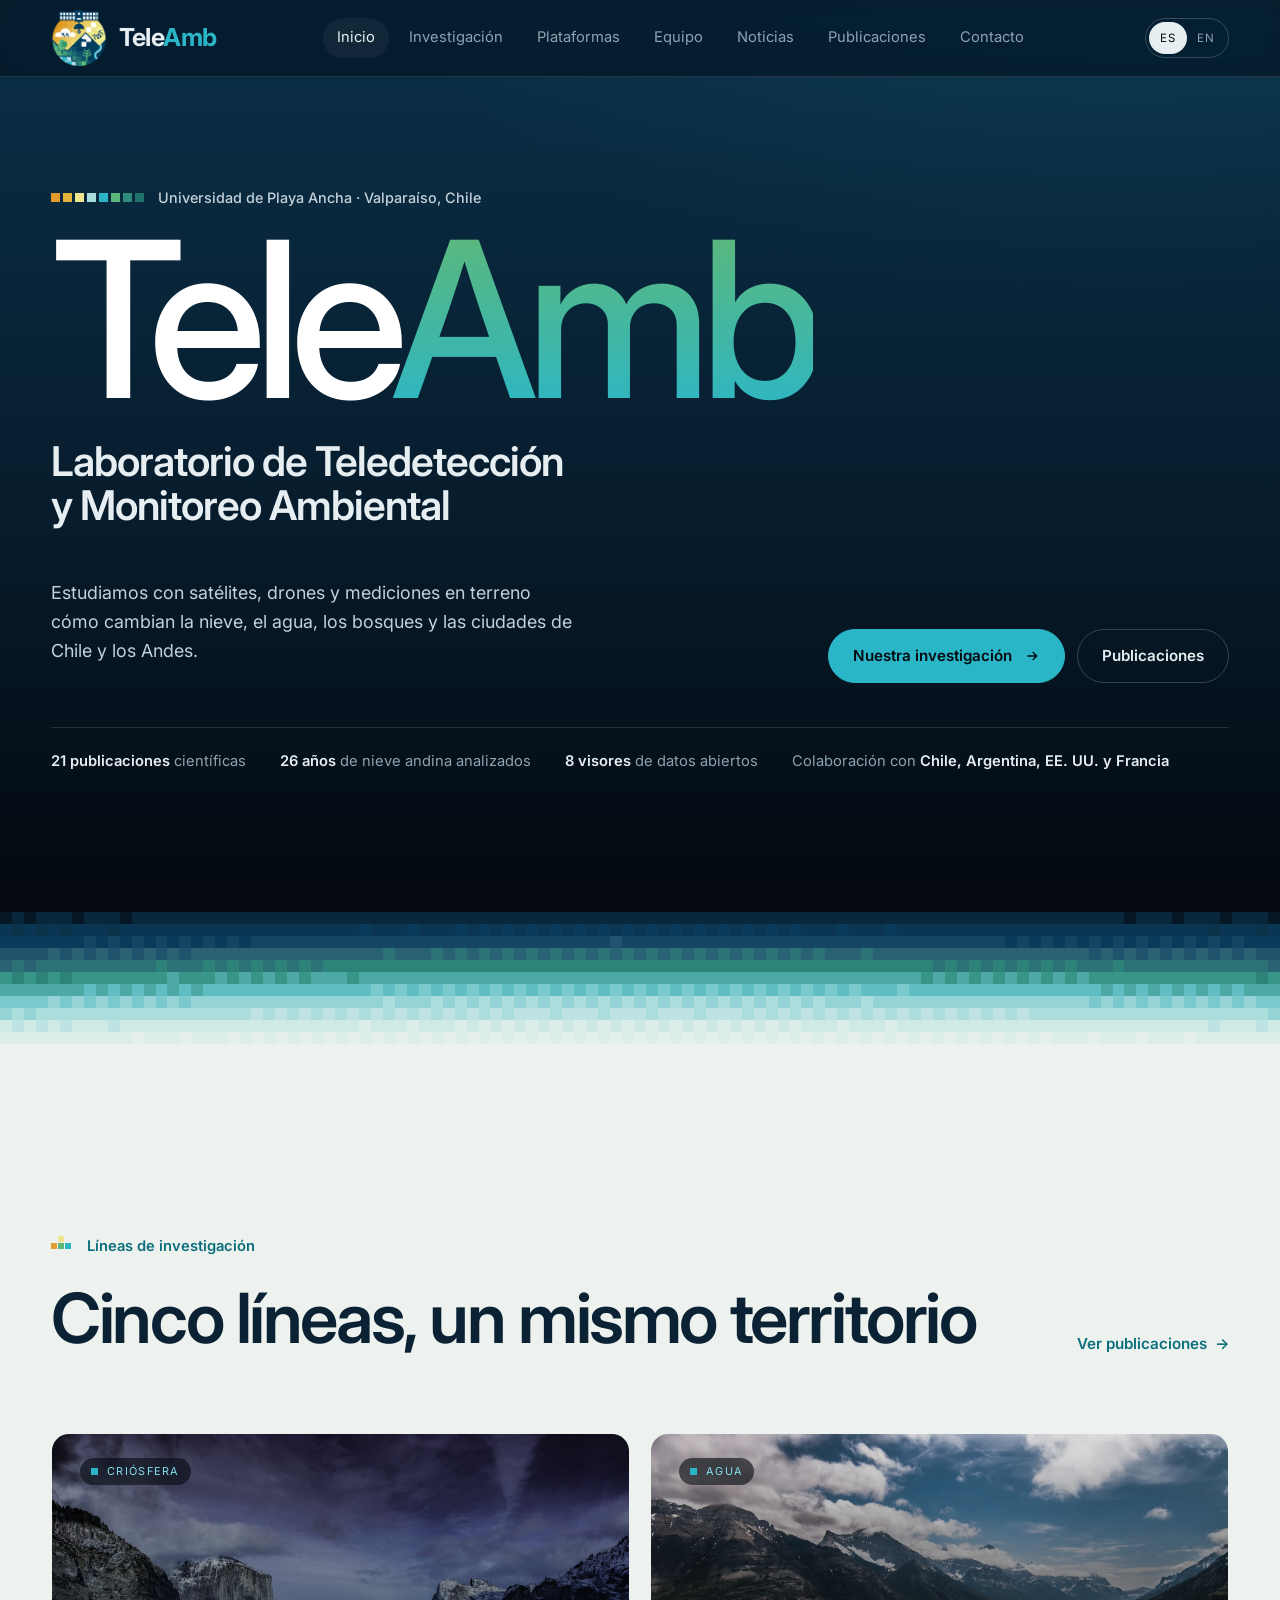
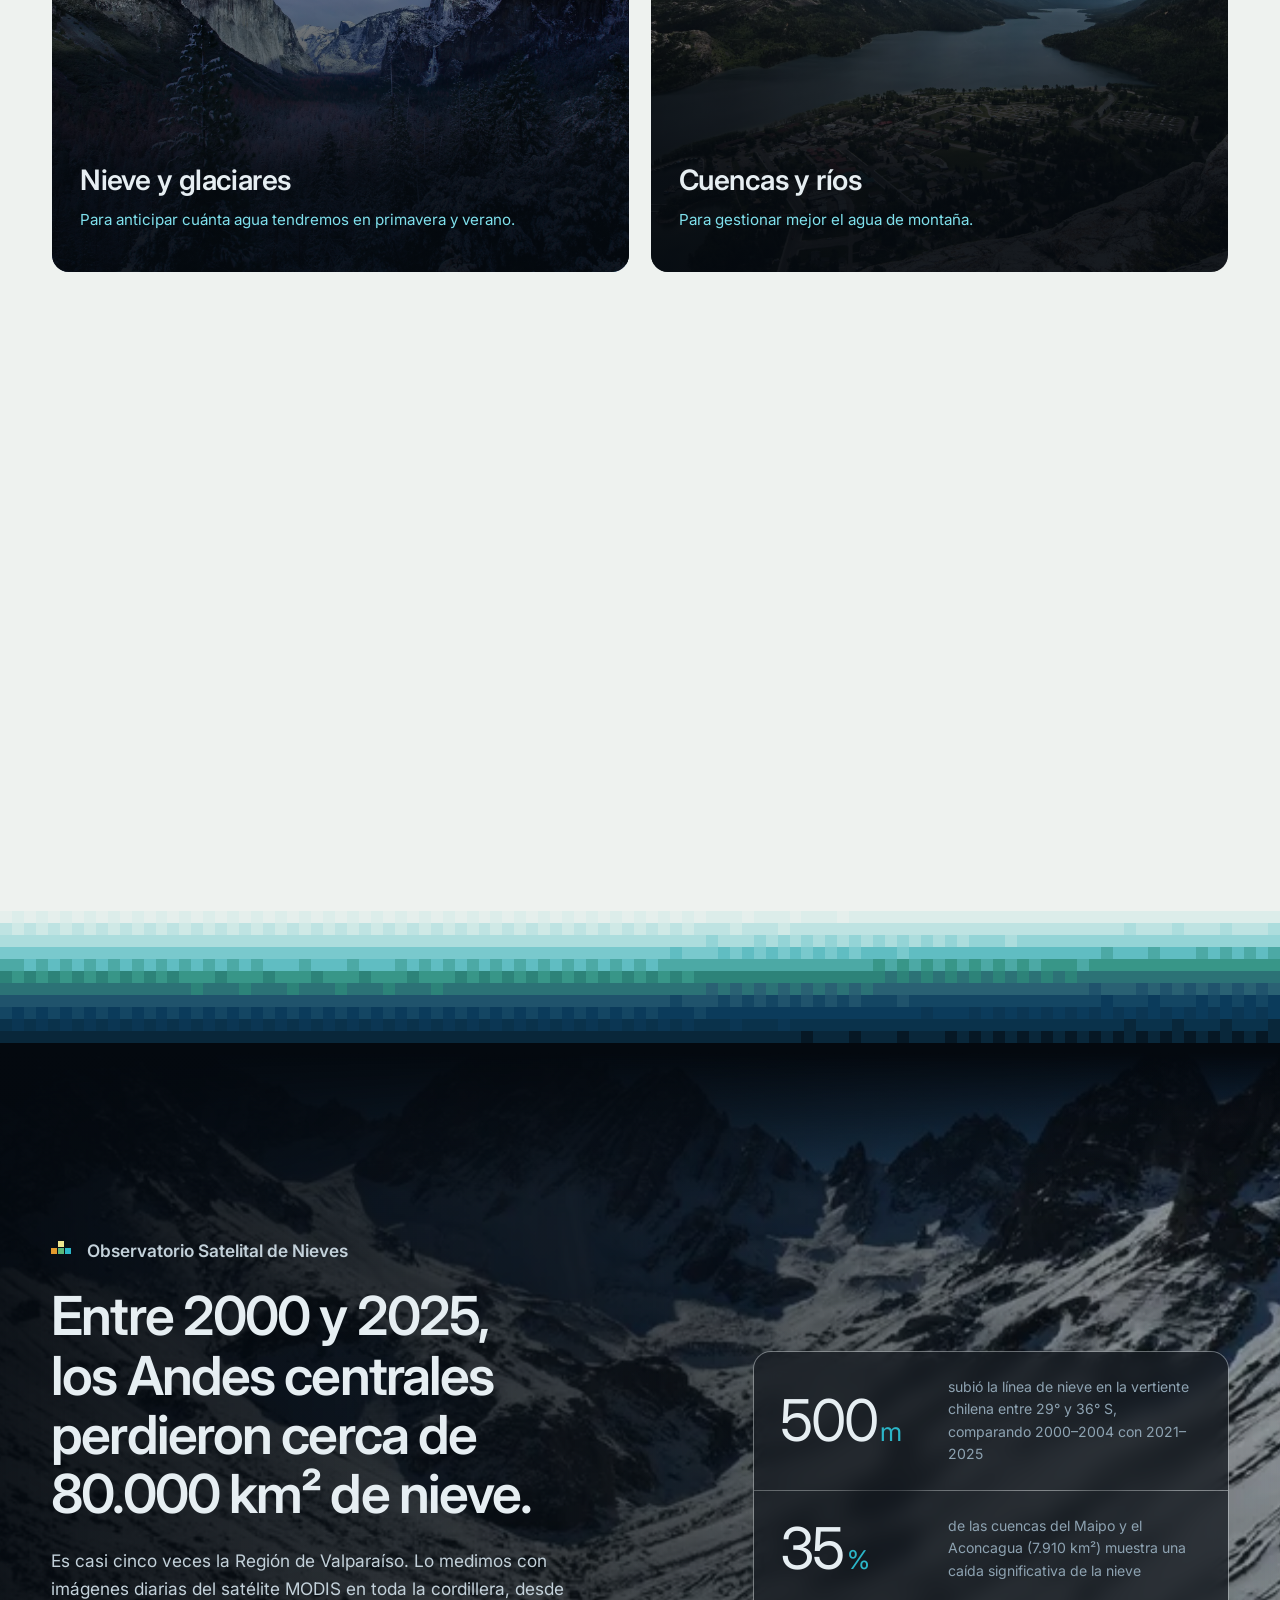
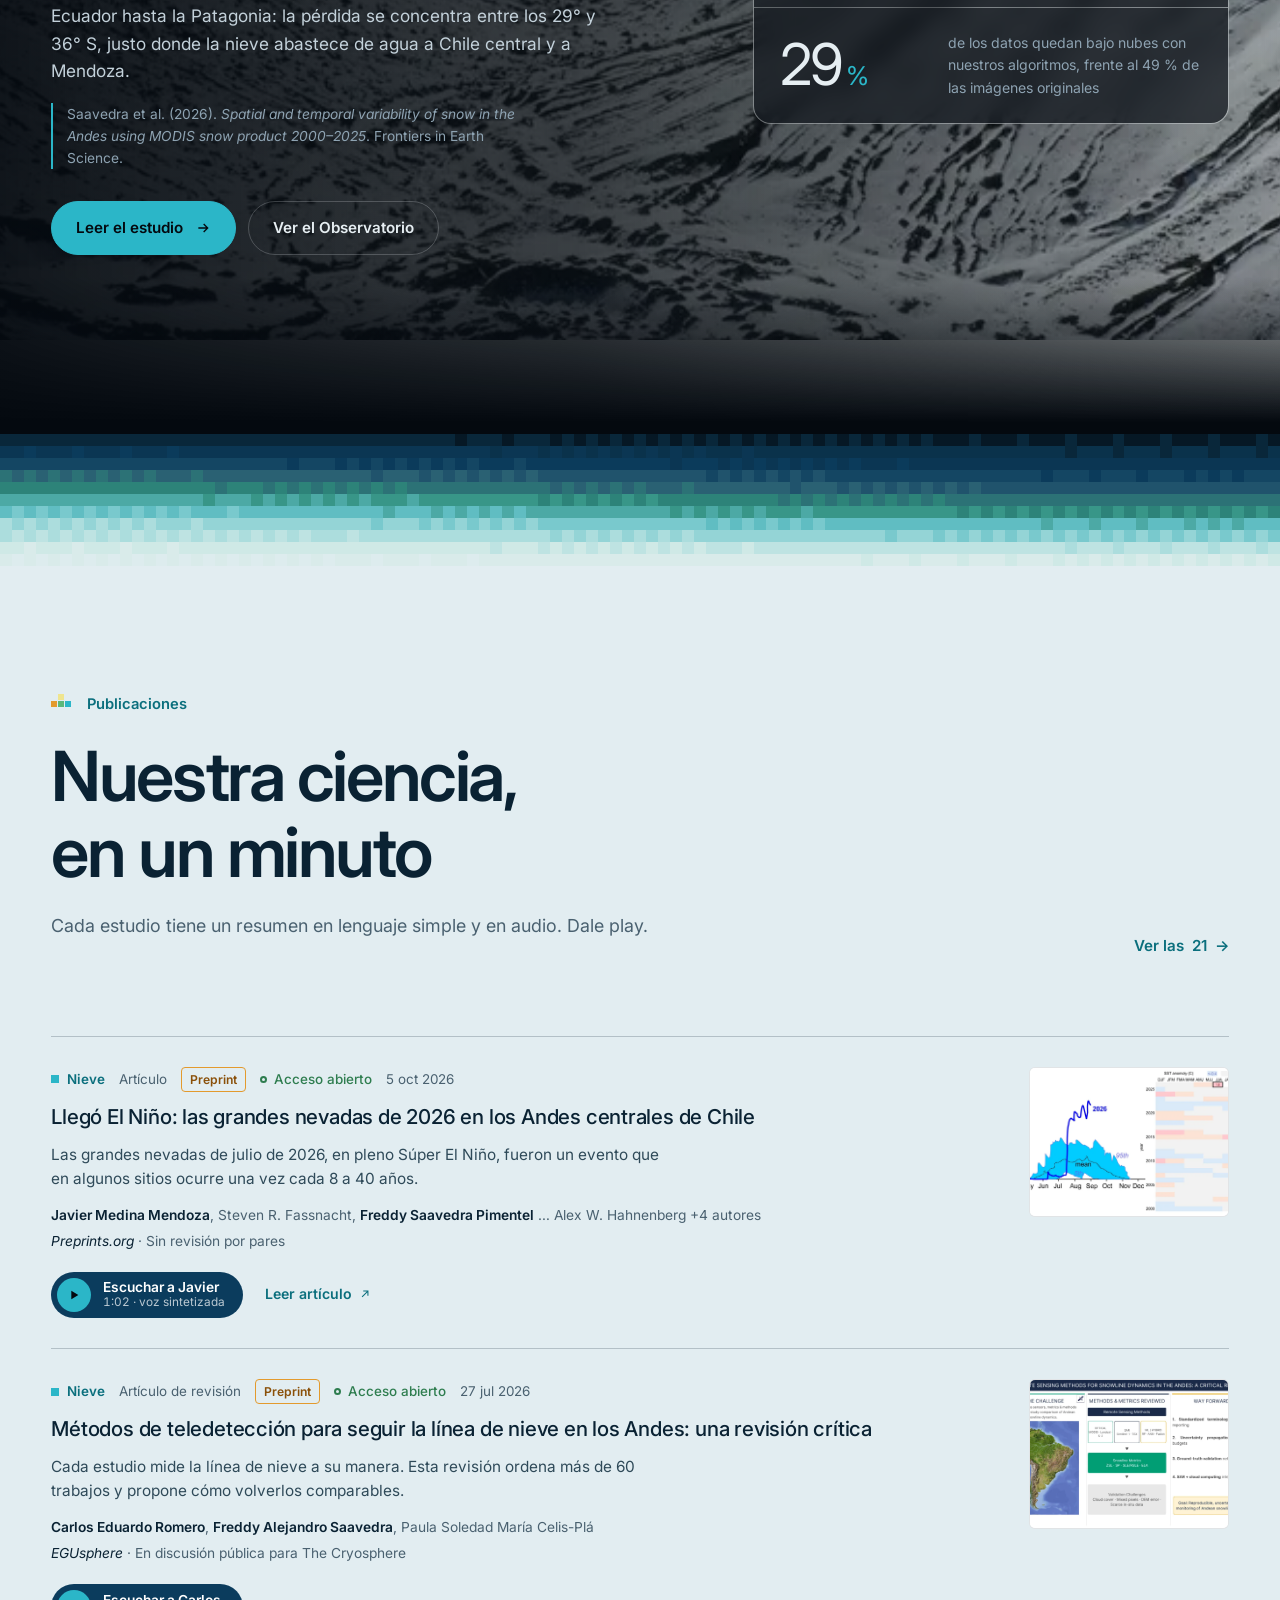
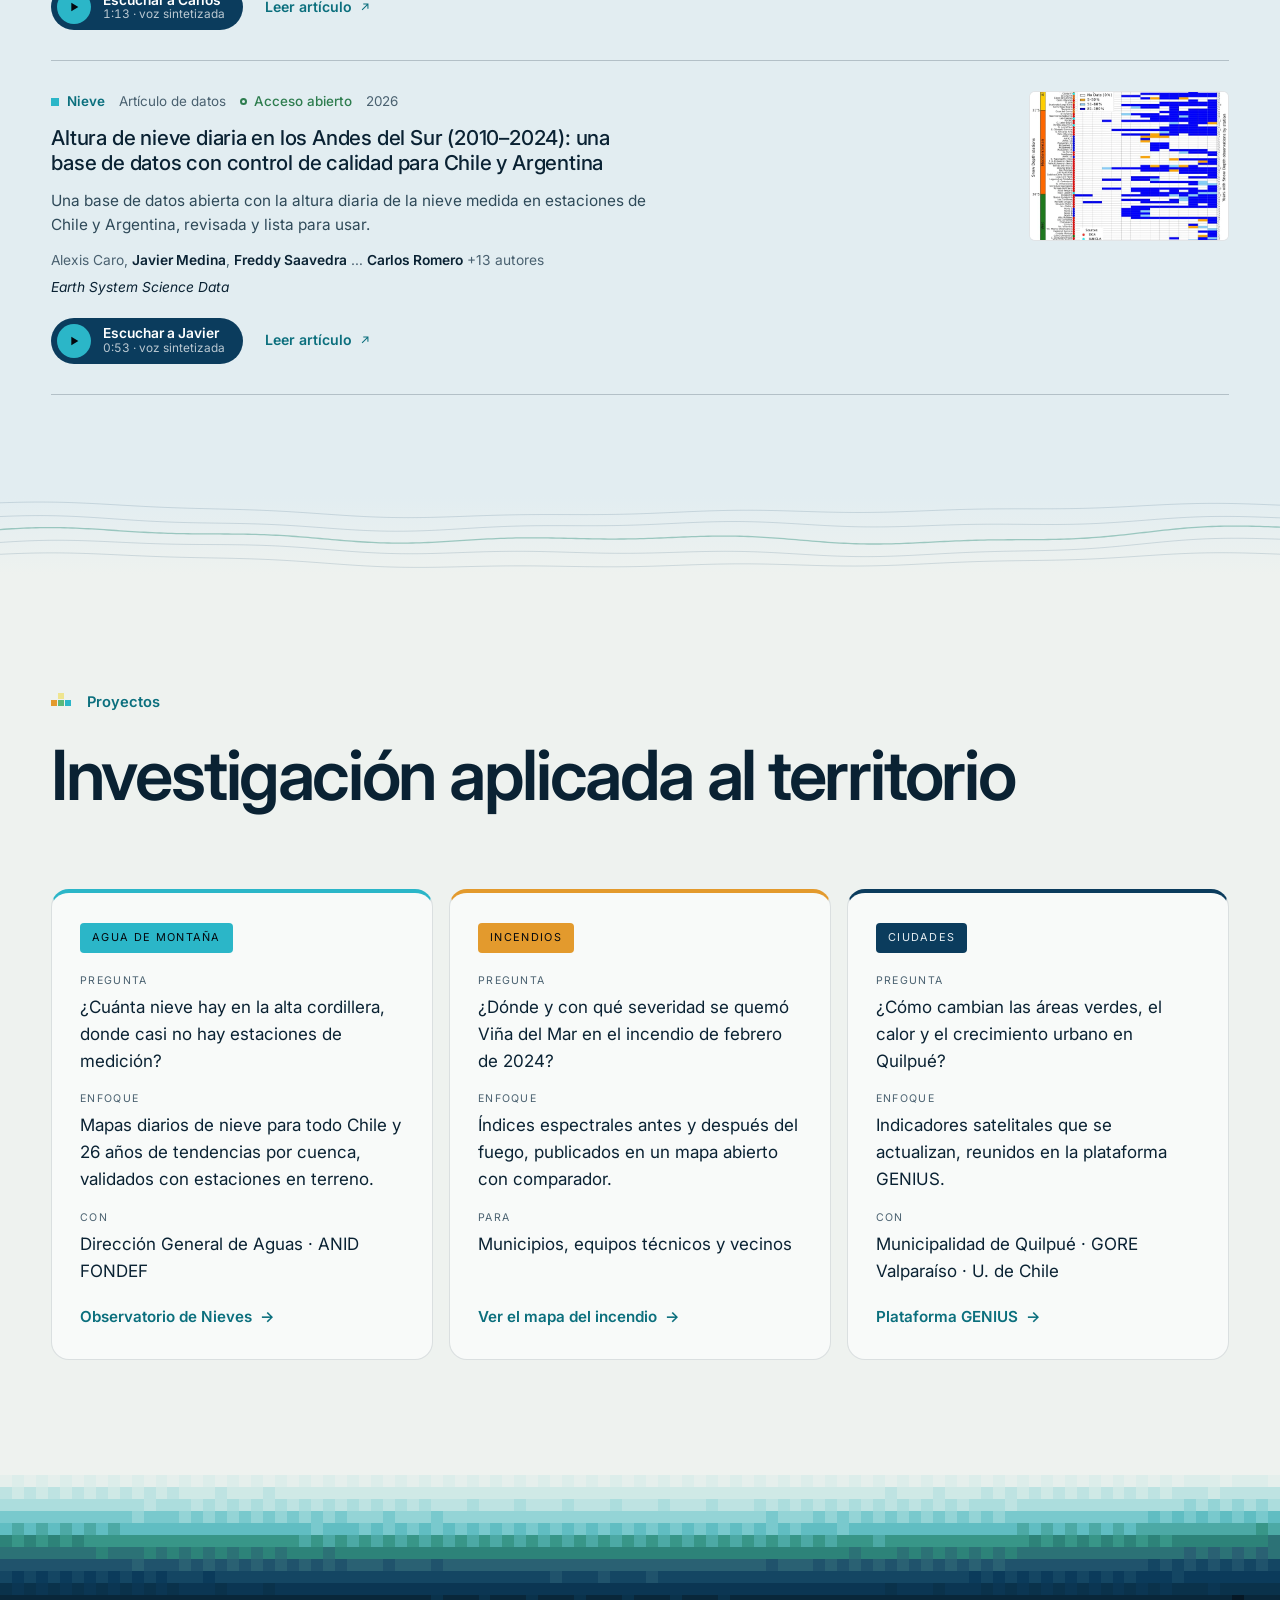
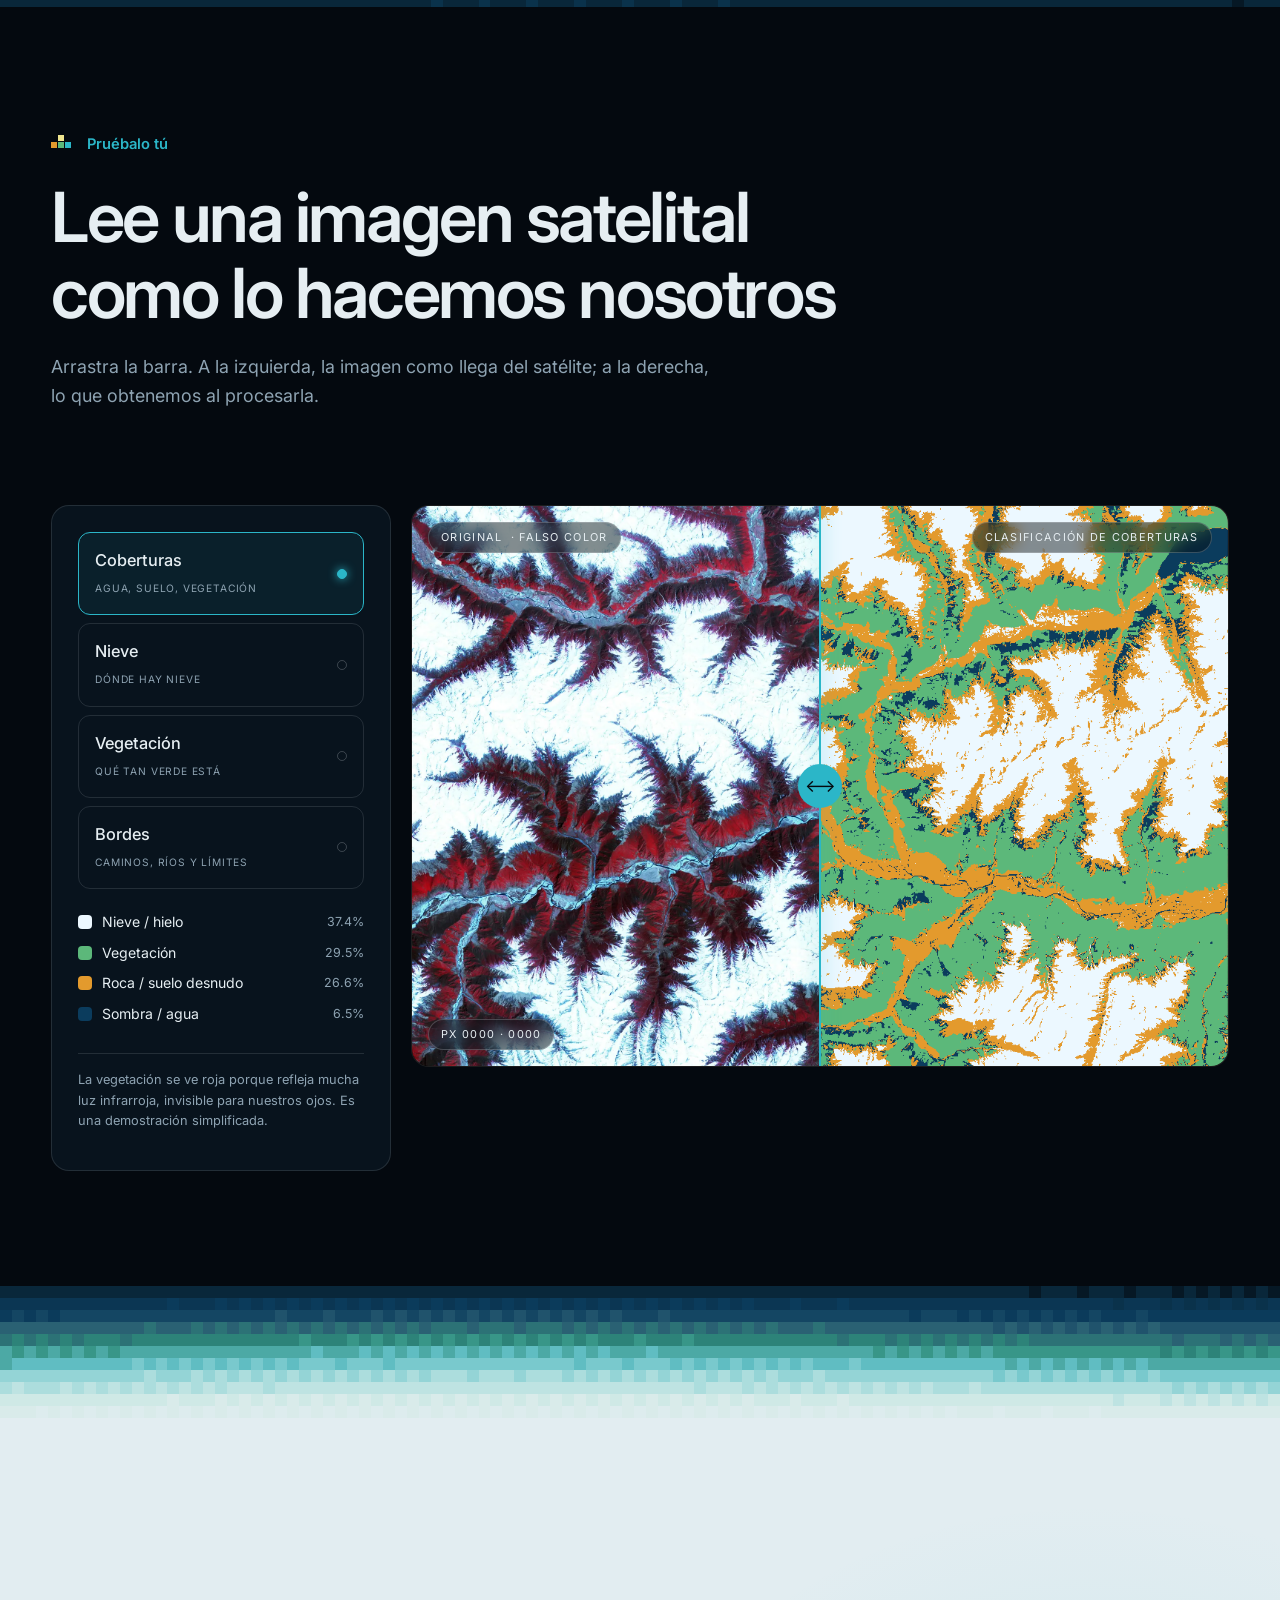
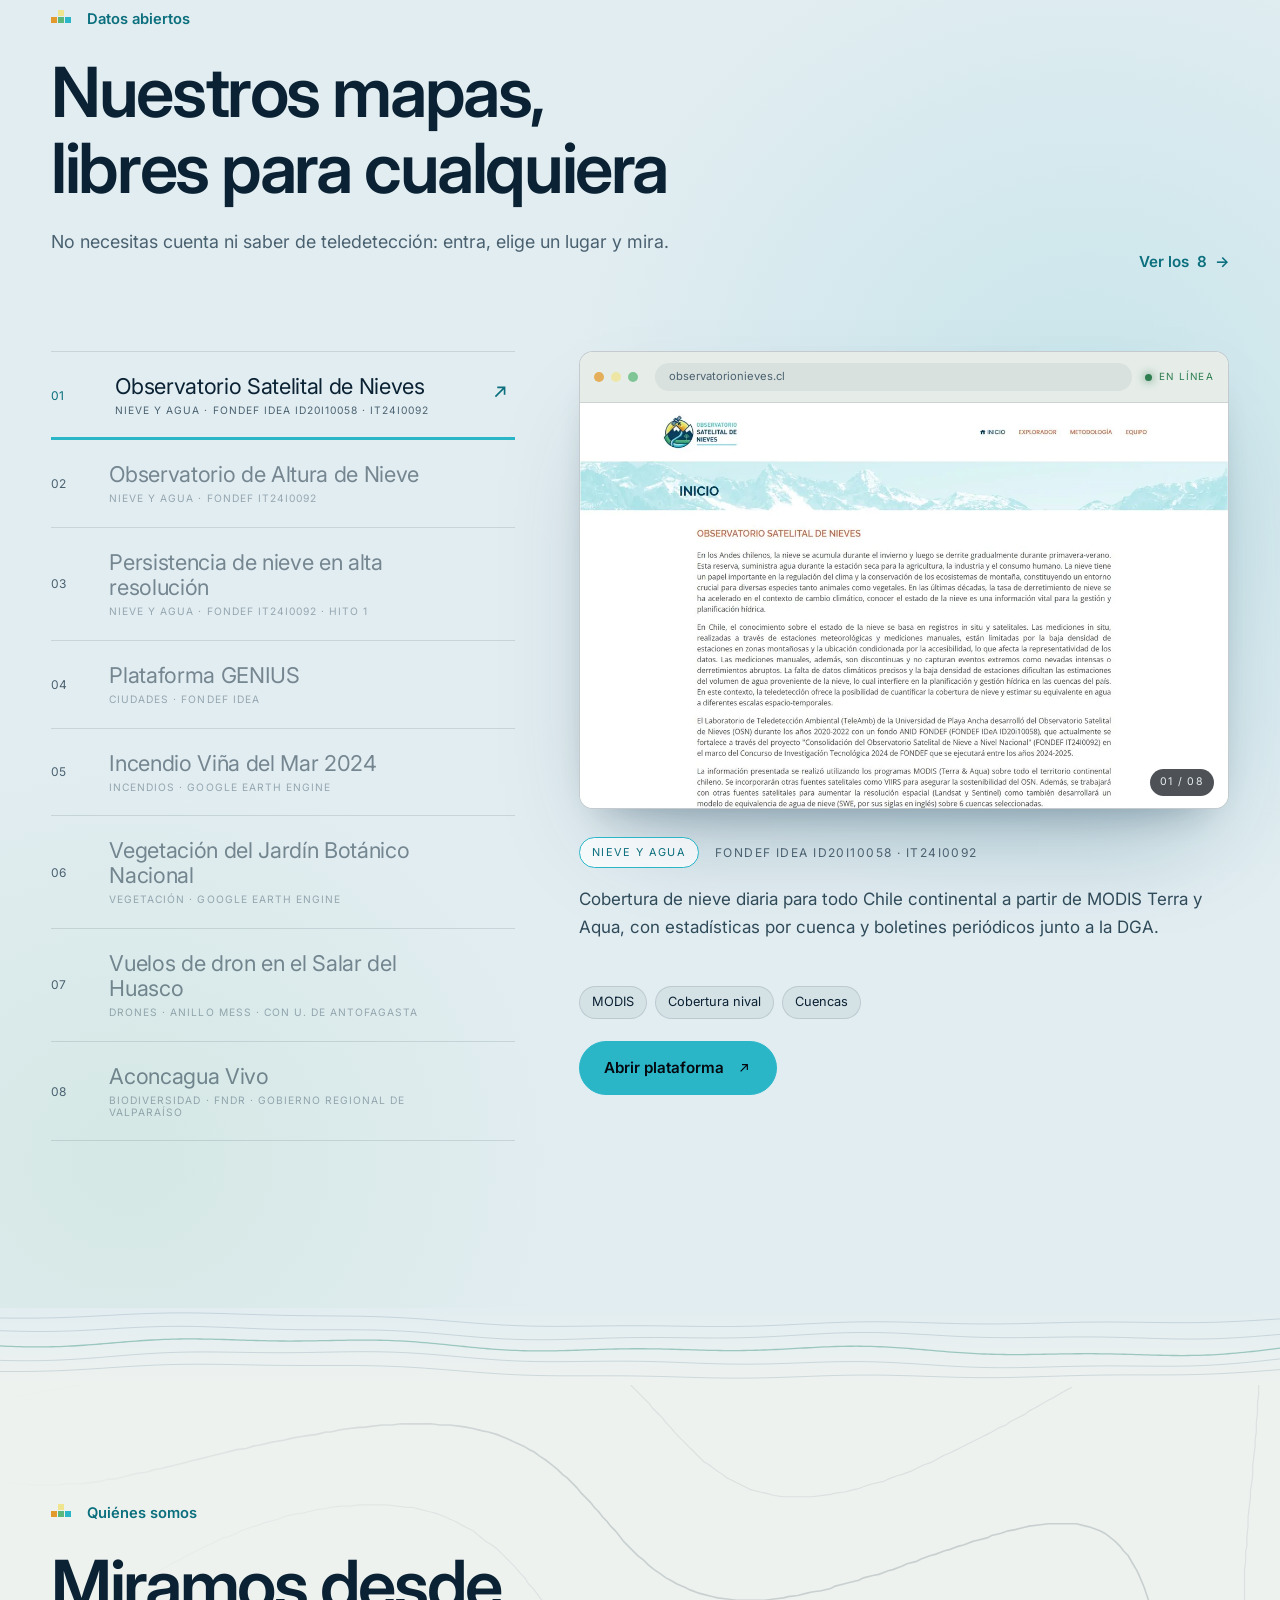
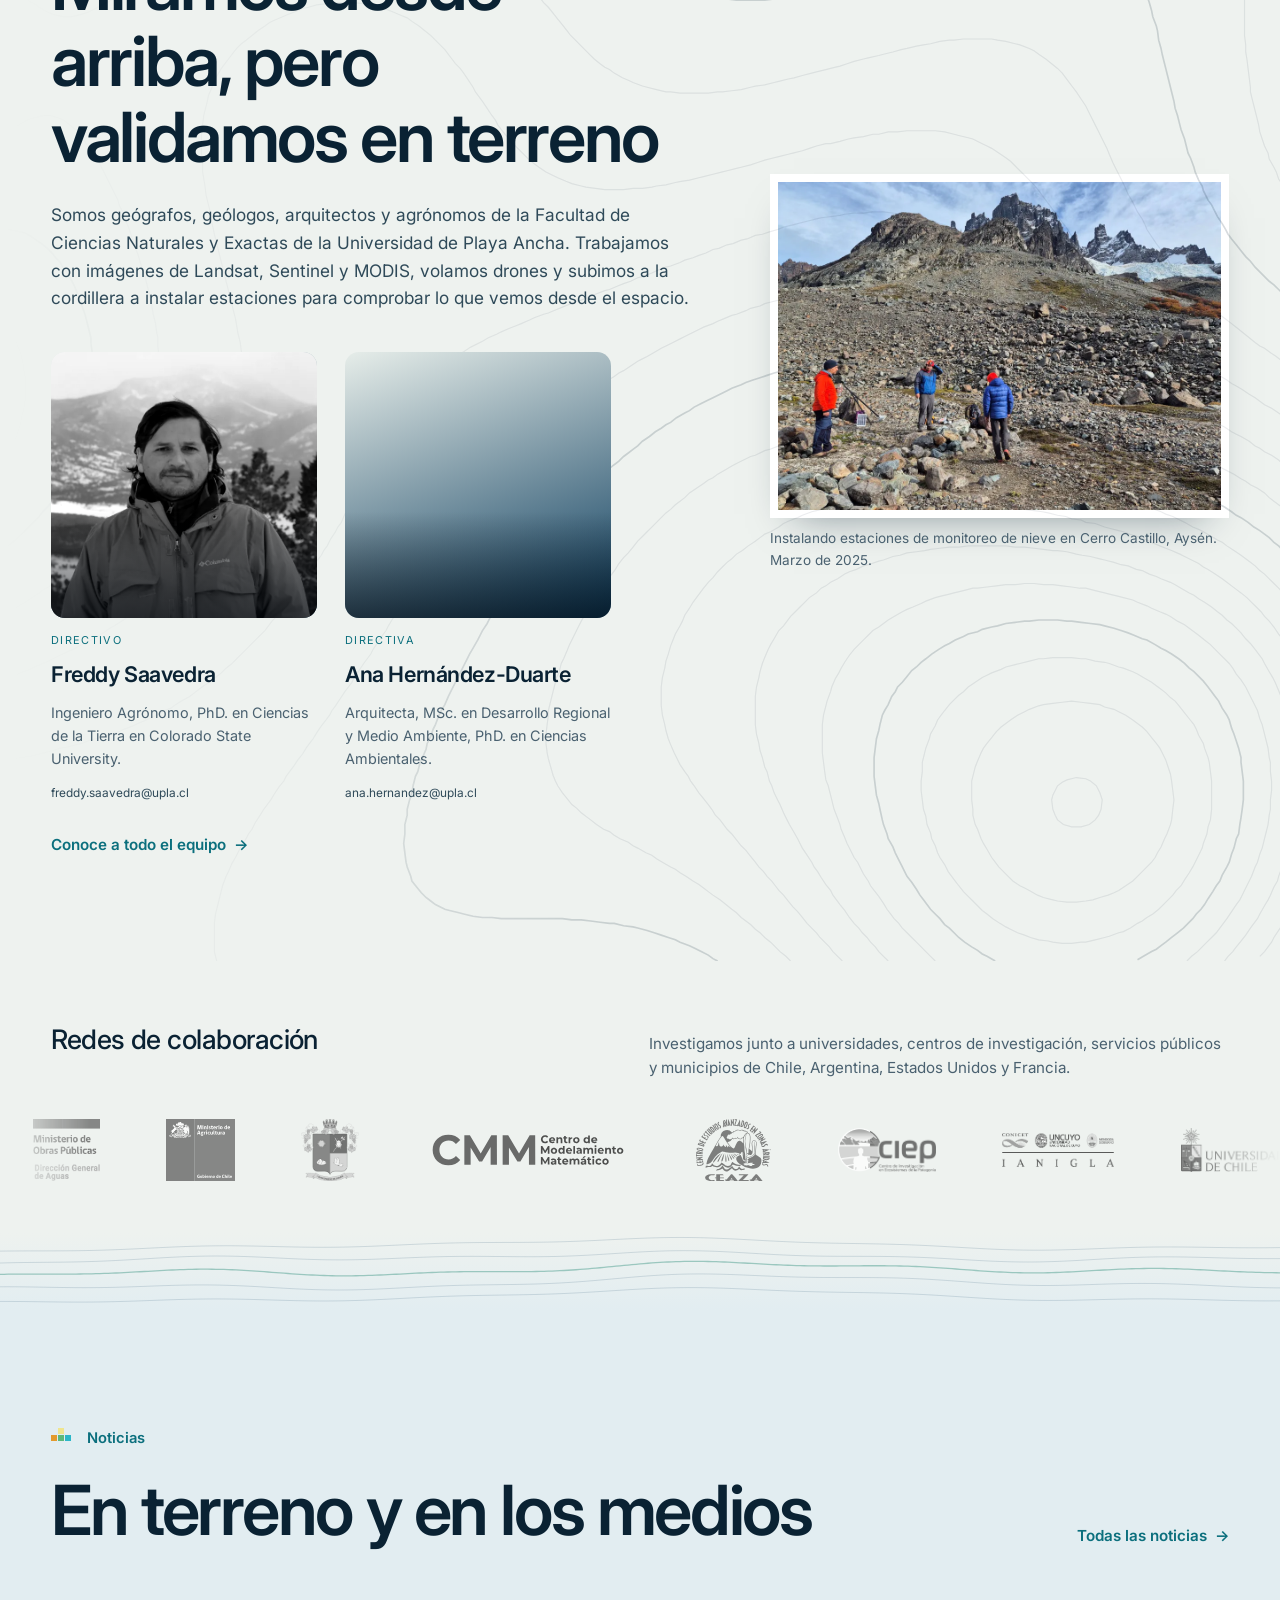
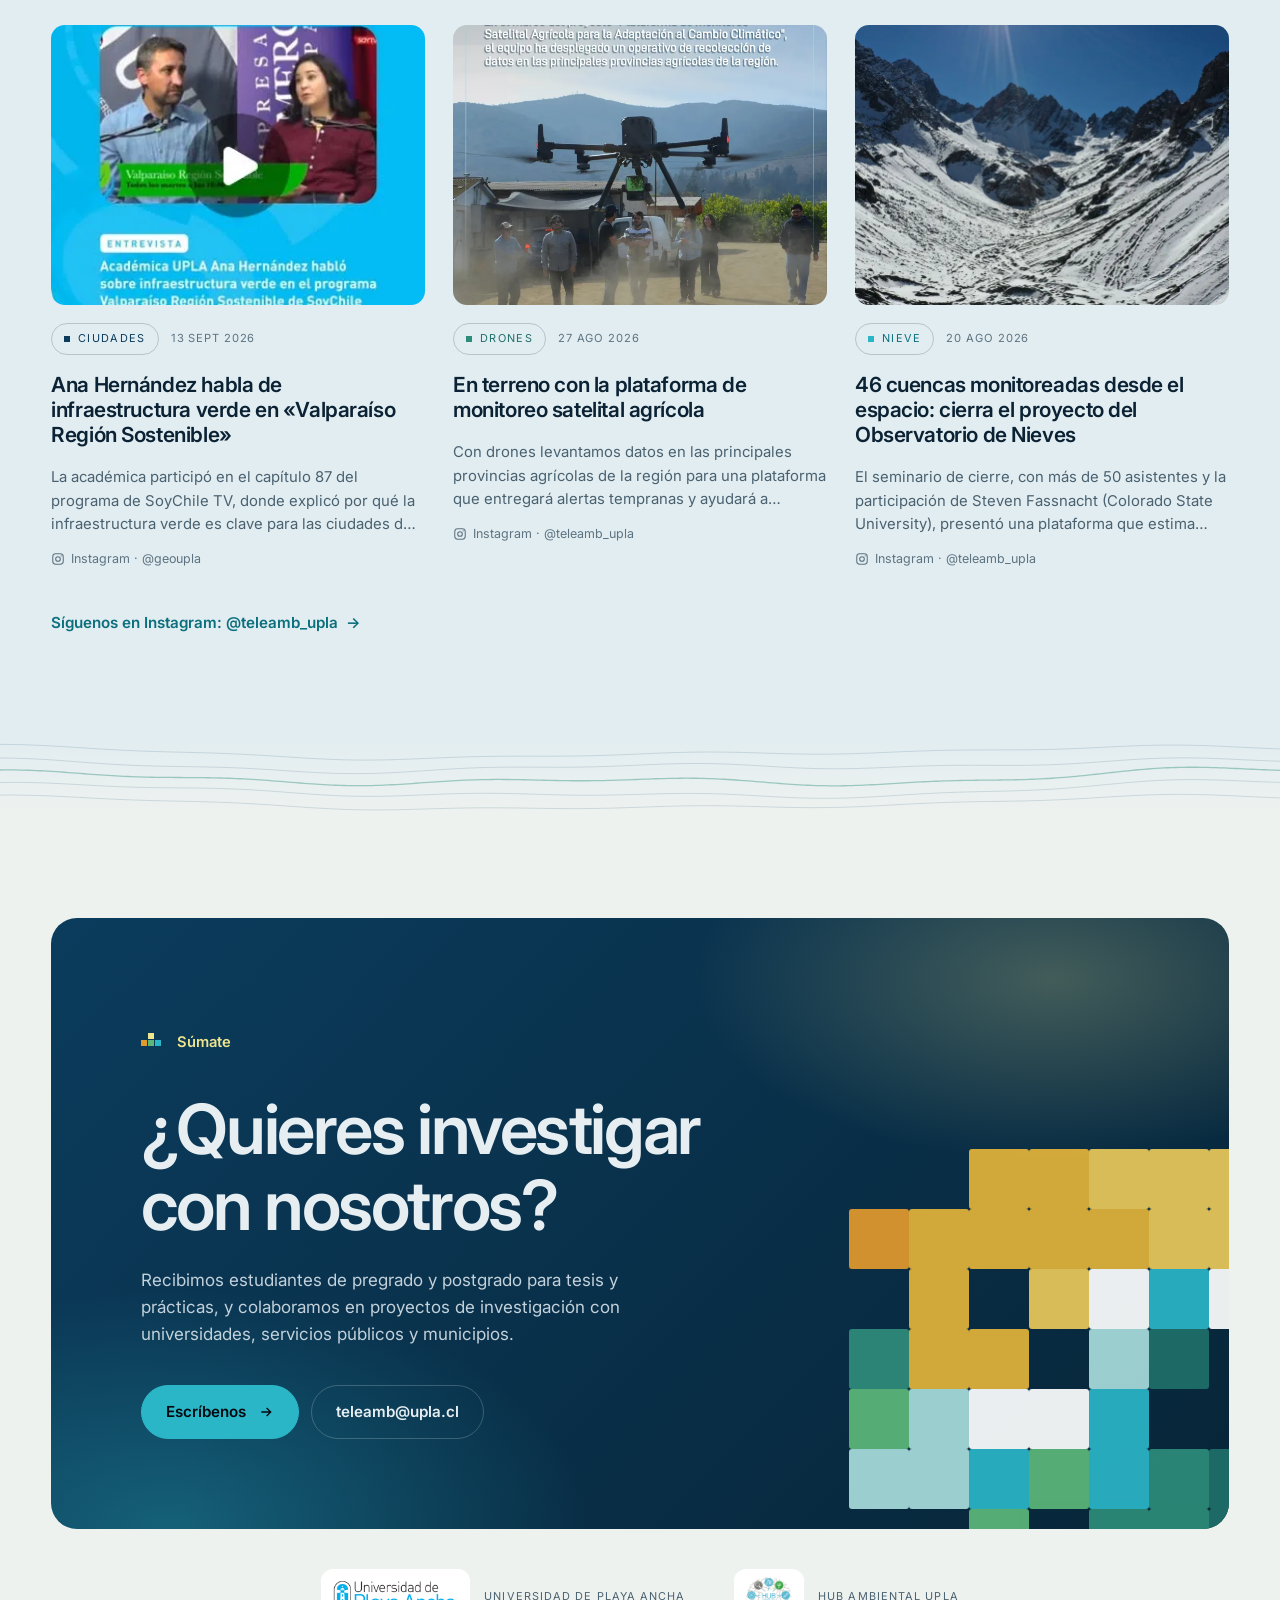
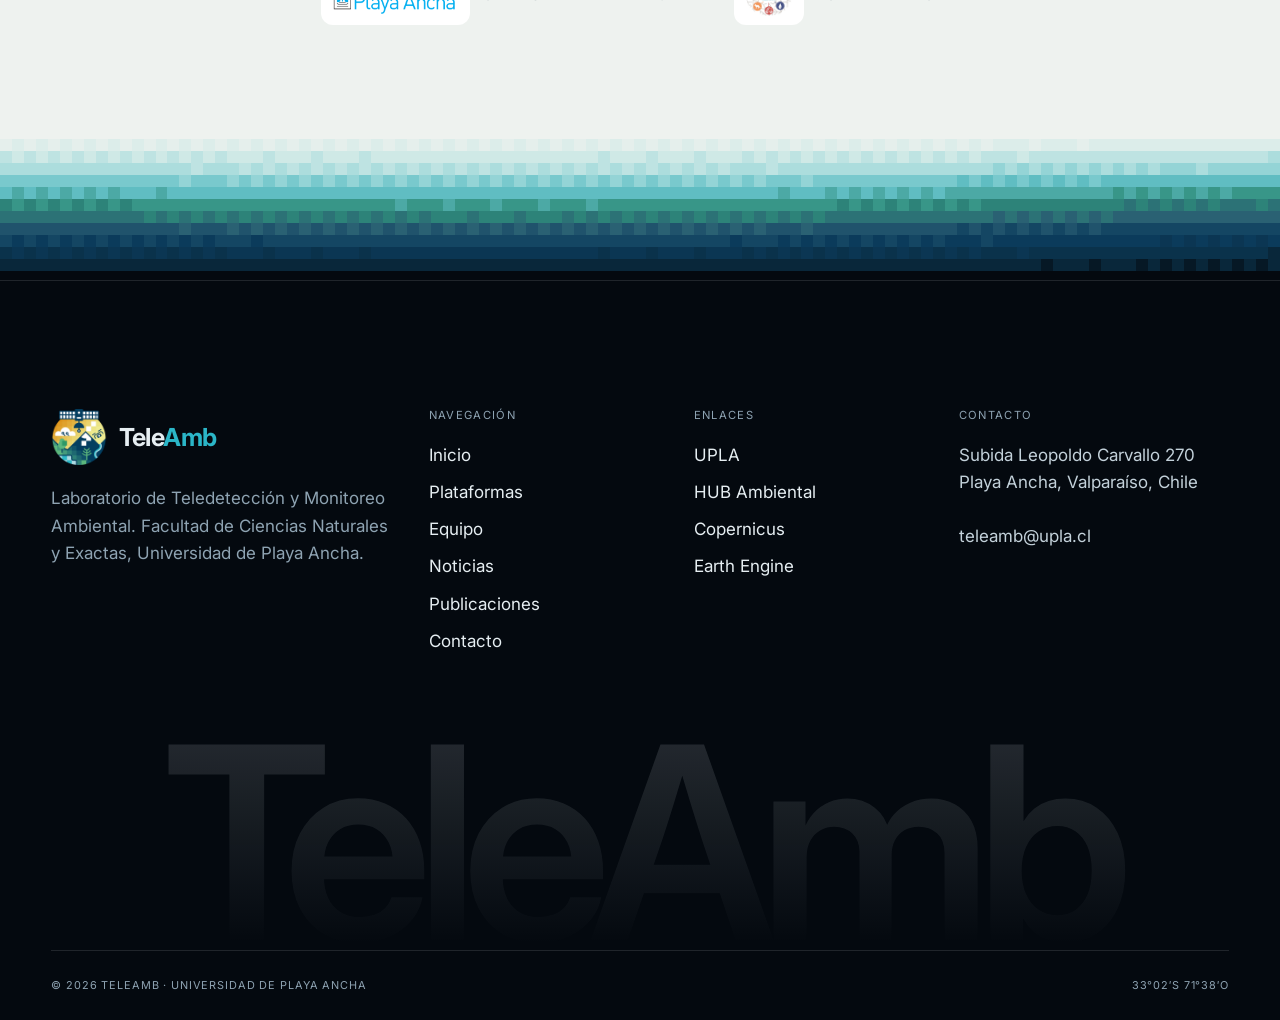
<file: index.html>
<!doctype html>
<html lang="es">
<head>
  <meta charset="utf-8">
  <meta name="viewport" content="width=device-width, initial-scale=1">
  <script>try{var l=new URLSearchParams(location.search).get("lang")||localStorage.getItem("ta-lang");if(l==="en"){document.documentElement.classList.add("lang-pending");setTimeout(function(){document.documentElement.classList.remove("lang-pending")},2500)}}catch(e){}</script>
  <title>TeleAmb · Laboratorio de Teledetección y Monitoreo Ambiental · UPLA</title>
  <meta name="description" content="TeleAmb, Laboratorio de Teledetección y Monitoreo Ambiental de la Universidad de Playa Ancha. Medimos con satélites y drones cómo cambian la nieve, los bosques y las ciudades de Chile.">
  <meta name="theme-color" content="#04090f">
  <meta property="og:title" content="TeleAmb · Teledetección y Monitoreo Ambiental">
  <meta property="og:description" content="Drones e imágenes satelitales para comprender y gestionar el territorio.">
  <meta property="og:image" content="assets/img/fondo/satelital.webp">
  <meta property="og:type" content="website">
  <link rel="icon" href="assets/img/favicon.png">
  <link rel="apple-touch-icon" href="assets/img/apple-touch-icon.png">
  <link rel="preconnect" href="https://fonts.googleapis.com">
  <link rel="preconnect" href="https://fonts.gstatic.com" crossorigin>
  <link href="https://fonts.googleapis.com/css2?family=Inter:wght@400;500;600;700&display=swap" rel="stylesheet">
  <link rel="stylesheet" href="assets/css/styles.css">
  <script async src="https://www.googletagmanager.com/gtag/js?id=G-C6QRCWL86H"></script>
  <script>
    window.dataLayer = window.dataLayer || [];
    function gtag(){dataLayer.push(arguments);}
    gtag('js', new Date());
    gtag('config', 'G-C6QRCWL86H');
  </script>
</head>
<body>
  <a class="skip-link" href="#contenido">Saltar al contenido</a>

  <header class="site-header">
    <nav class="nav container" aria-label="Principal">
      <a class="brand" href="index.html" aria-label="TeleAmb, inicio">
        <img src="assets/img/teleamb-icon.png" alt="" width="56" height="56">
        <span class="brand__text">
          <span class="brand__name">Tele<b>Amb</b></span>
        </span>
      </a>
      <ul class="nav__links">
        <li><a href="index.html" aria-current="page">Inicio</a></li>
        <li><a href="index.html#lineas">Investigación</a></li>
        <li><a href="plataformas.html">Plataformas</a></li>
        <li><a href="team.html">Equipo</a></li>
        <li><a href="noticias.html">Noticias</a></li>
        <li><a href="publicaciones.html">Publicaciones</a></li>
        <li><a href="contact.html">Contacto</a></li>
      </ul>
      <div class="nav__cta">
        <button class="nav-toggle" type="button" aria-label="Abrir menú" aria-expanded="false"><span></span><span></span></button>
      </div>
    </nav>
  </header>

  <main id="contenido">
    <!-- ===================== HERO ===================== -->
    <section class="hero" aria-label="Presentación">
      <div class="container hero__content">
        <p class="hero__kicker fade-in"><span class="hero__palette" aria-hidden="true"><i></i><i></i><i></i><i></i><i></i><i></i><i></i><i></i></span>Universidad de Playa Ancha · Valparaíso, Chile</p>
        <h1 class="hero__name">
          <span class="line"><span><em class="hero__tele">Tele</em><b>Amb</b></span></span>
          <span class="hero__full">Laboratorio de Teledetección<br>y Monitoreo Ambiental</span>
        </h1>
        <div class="hero__bottom fade-in">
          <p class="lead">Estudiamos con satélites, drones y mediciones en terreno cómo cambian la nieve, el agua, los bosques y las ciudades de Chile y los Andes.</p>
          <div class="hero__actions">
            <a class="btn btn--primary" href="#lineas">Nuestra investigación
              <svg viewBox="0 0 24 24" fill="none" stroke="currentColor" stroke-width="2" aria-hidden="true"><path d="M5 12h14M13 6l6 6-6 6"/></svg>
            </a>
            <a class="btn btn--ghost" href="publicaciones.html">Publicaciones</a>
          </div>
        </div>
        <ul class="hero__proof fade-in" aria-label="TeleAmb en cifras">
          <li><b><span data-pubs-count>21</span> publicaciones</b> científicas</li>
          <li><b>26 años</b> de nieve andina analizados</li>
          <li><b><span data-platforms-count>8</span> visores</b> de datos abiertos</li>
          <li>Colaboración con <b>Chile, Argentina, EE. UU. y Francia</b></li>
        </ul>
      </div>
    </section>

    <div class="seam" data-seam="night paper" aria-hidden="true"></div>
    <!-- ===================== LÍNEAS DE TRABAJO ===================== -->
    <section class="section" id="lineas">
      <div class="container">
        <div class="section-head">
          <div>
            <p class="eyebrow">Líneas de investigación</p>
            <h2 class="h2" data-reveal>Cinco líneas, un mismo territorio</h2>
          </div>
          <a class="link-arrow" href="publicaciones.html">Ver publicaciones</a>
        </div>

        <div class="lines">
          <article class="line-card" data-reveal tabindex="0" data-tone="nieve">
            <div class="line-card__bg" style="background-image:url('assets/img/fondo/nieve.webp')"></div>
            <span class="line-card__num">Criósfera</span>
            <h3>Nieve y glaciares</h3>
            <div class="line-card__use">Para anticipar cuánta agua tendremos en primavera y verano.</div>
            <p>Cuánto dura la nieve, a qué altura cae y cómo cambian los glaciares, desde Perú hasta la Patagonia.</p>
          </article>

          <article class="line-card" data-reveal tabindex="0" style="--d:.08s" data-tone="nieve">
            <div class="line-card__bg" style="background-image:url('assets/img/fondo/cuenca.webp')"></div>
            <span class="line-card__num">Agua</span>
            <h3>Cuencas y ríos</h3>
            <div class="line-card__use">Para gestionar mejor el agua de montaña.</div>
            <p>Cómo la nieve que se derrite llega a los ríos de Chile central, y qué pasa cuando hay menos.</p>
          </article>

          <article class="line-card" data-reveal tabindex="0" data-tone="vegetacion">
            <div class="line-card__bg" style="background-image:url('assets/img/fondo/silvestre.webp')"></div>
            <span class="line-card__num">Vegetación</span>
            <h3>Bosques y suelos</h3>
            <div class="line-card__use">Para saber qué se pierde, qué se recupera y dónde conservar.</div>
            <p>Mapas de bosque nativo y coberturas de suelo con satélites y vuelos de dron.</p>
          </article>

          <article class="line-card" data-reveal tabindex="0" style="--d:.08s" data-tone="fuego">
            <div class="line-card__bg" style="background-image:url('assets/img/noticias/fuente_worldview_nasa.webp')"></div>
            <span class="line-card__num">Riesgos</span>
            <h3>Incendios</h3>
            <div class="line-card__use">Para dimensionar el daño y priorizar la restauración.</div>
            <p>Qué tan fuerte se quemó cada sector y cómo se recupera el bosque después, en plena sequía.</p>
          </article>

          <article class="line-card" data-reveal tabindex="0" style="--d:.16s" data-tone="ciudad">
            <div class="line-card__bg" style="background-image:url('assets/img/fondo/ciudad.webp')"></div>
            <span class="line-card__num">Ciudades</span>
            <h3>Ciudades</h3>
            <div class="line-card__use">Para planificar áreas verdes y enfrentar el calor urbano.</div>
            <p>Indicadores satelitales de áreas verdes, temperatura y crecimiento para comunas chilenas.</p>
          </article>
        </div>
      </div>
    </section>

    <div class="seam" data-seam="paper night" aria-hidden="true"></div>
    <!-- ===================== HALLAZGO ===================== -->
    <section class="section feature" aria-labelledby="feature-title">
      <div class="feature__bg" data-parallax style="background-image:url('assets/img/noticias/observatorio_nieves_2024.webp')"></div>
      <div class="container feature__grid">
        <div class="feature__body" data-reveal>
          <p class="eyebrow">Observatorio Satelital de Nieves</p>
          <h2 class="h2" id="feature-title">Entre 2000 y 2025, los Andes centrales perdieron cerca de 80.000 km² de nieve.</h2>
          <p>Es casi cinco veces la Región de Valparaíso. Lo medimos con imágenes diarias del satélite MODIS en toda la cordillera, desde Ecuador hasta la Patagonia: la pérdida se concentra entre los 29° y 36° S, justo donde la nieve abastece de agua a Chile central y a Mendoza.</p>
          <p class="feature__cite">Saavedra et al. (2026). <i>Spatial and temporal variability of snow in the Andes using MODIS snow product 2000–2025</i>. Frontiers in Earth Science.</p>
          <div class="hero__actions" style="margin-top:32px">
            <a class="btn btn--primary" href="https://doi.org/10.3389/feart.2026.1564035" target="_blank" rel="noopener">Leer el estudio
              <svg viewBox="0 0 24 24" fill="none" stroke="currentColor" stroke-width="2" aria-hidden="true"><path d="M5 12h14M13 6l6 6-6 6"/></svg>
            </a>
            <a class="btn btn--ghost" href="https://observatorionieves.cl/" target="_blank" rel="noopener">Ver el Observatorio</a>
          </div>
        </div>
        <div class="feature__stats" data-reveal style="--d:.1s">
          <div class="stat">
            <div class="stat__value"><span data-count="500">500</span><small>m</small></div>
            <div class="stat__label">subió la línea de nieve en la vertiente chilena entre 29° y 36° S, comparando 2000–2004 con 2021–2025</div>
          </div>
          <div class="stat">
            <div class="stat__value"><span data-count="35">35</span><small>%</small></div>
            <div class="stat__label">de las cuencas del Maipo y el Aconcagua (7.910 km²) muestra una caída significativa de la nieve</div>
          </div>
          <div class="stat">
            <div class="stat__value"><span data-count="29">29</span><small>%</small></div>
            <div class="stat__label">de los datos quedan bajo nubes con nuestros algoritmos, frente al 49 % de las imágenes originales</div>
          </div>
        </div>
      </div>
    </section>

    <div class="seam" data-seam="night sky" aria-hidden="true"></div>
    <!-- ===================== PUBLICACIONES ===================== -->
    <section class="section section--tight section--alt">
      <div class="container">
        <div class="section-head">
          <div>
            <p class="eyebrow">Publicaciones</p>
            <h2 class="h2" data-reveal>Nuestra ciencia,<br>en un minuto</h2>
            <p class="lead">Cada estudio tiene un resumen en lenguaje simple y en audio. Dale play.</p>
          </div>
          <a class="link-arrow" href="publicaciones.html">Ver las <span data-pubs-count>21</span></a>
        </div>
        <div class="pub-list" data-pubs="3"></div>
      </div>
    </section>

    <div class="seam seam--soft" data-seam="sky paper" aria-hidden="true"></div>
    <!-- ===================== CASOS ===================== -->
    <section class="section section--tight" id="casos">
      <div class="container">
        <div class="section-head">
          <div>
            <p class="eyebrow">Proyectos</p>
            <h2 class="h2" data-reveal>Investigación aplicada al territorio</h2>
          </div>
        </div>
        <div class="cases">
          <article class="case" data-reveal data-tone="nieve">
            <span class="case__tag">Agua de montaña</span>
            <dl>
              <div><dt>Pregunta</dt><dd>¿Cuánta nieve hay en la alta cordillera, donde casi no hay estaciones de medición?</dd></div>
              <div><dt>Enfoque</dt><dd>Mapas diarios de nieve para todo Chile y 26 años de tendencias por cuenca, validados con estaciones en terreno.</dd></div>
              <div><dt>Con</dt><dd>Dirección General de Aguas · ANID FONDEF</dd></div>
            </dl>
            <a class="link-arrow" href="https://observatorionieves.cl/" target="_blank" rel="noopener">Observatorio de Nieves</a>
          </article>
          <article class="case" data-reveal style="--d:.08s" data-tone="fuego">
            <span class="case__tag">Incendios</span>
            <dl>
              <div><dt>Pregunta</dt><dd>¿Dónde y con qué severidad se quemó Viña del Mar en el incendio de febrero de 2024?</dd></div>
              <div><dt>Enfoque</dt><dd>Índices espectrales antes y después del fuego, publicados en un mapa abierto con comparador.</dd></div>
              <div><dt>Para</dt><dd>Municipios, equipos técnicos y vecinos</dd></div>
            </dl>
            <a class="link-arrow" href="https://ee-javiermedinamen.projects.earthengine.app/view/visualizador---incendio-2024" target="_blank" rel="noopener">Ver el mapa del incendio</a>
          </article>
          <article class="case" data-reveal style="--d:.16s" data-tone="ciudad">
            <span class="case__tag">Ciudades</span>
            <dl>
              <div><dt>Pregunta</dt><dd>¿Cómo cambian las áreas verdes, el calor y el crecimiento urbano en Quilpué?</dd></div>
              <div><dt>Enfoque</dt><dd>Indicadores satelitales que se actualizan, reunidos en la plataforma GENIUS.</dd></div>
              <div><dt>Con</dt><dd>Municipalidad de Quilpué · GORE Valparaíso · U. de Chile</dd></div>
            </dl>
            <a class="link-arrow" href="https://plataformagenius.cl/" target="_blank" rel="noopener">Plataforma GENIUS</a>
          </article>
        </div>
      </div>
    </section>

    <div class="seam" data-seam="paper night" aria-hidden="true"></div>
    <!-- ===================== LABORATORIO ESPECTRAL ===================== -->
    <section class="section section--tight theme-dark" id="laboratorio">
      <div class="container">
        <div class="section-head">
          <div>
            <p class="eyebrow">Pruébalo tú</p>
            <h2 class="h2" data-reveal>Lee una imagen satelital<br>como lo hacemos nosotros</h2>
            <p class="lead" data-reveal>Arrastra la barra. A la izquierda, la imagen como llega del satélite; a la derecha, lo que obtenemos al procesarla.</p>
          </div>
        </div>

        <div class="spectral" data-spectral data-src="assets/img/fondo/satelital.webp">
          <div class="spectral__panel" data-reveal>
            <div class="spectral__modes" role="group" aria-label="Tipo de procesamiento">
              <button class="mode-btn" type="button" data-mode="clasificacion" aria-pressed="true">
                <div><strong>Coberturas</strong><span>Agua, suelo, vegetación</span></div><i></i>
              </button>
              <button class="mode-btn" type="button" data-mode="nieve" aria-pressed="false">
                <div><strong>Nieve</strong><span>Dónde hay nieve</span></div><i></i>
              </button>
              <button class="mode-btn" type="button" data-mode="vigor" aria-pressed="false">
                <div><strong>Vegetación</strong><span>Qué tan verde está</span></div><i></i>
              </button>
              <button class="mode-btn" type="button" data-mode="bordes" aria-pressed="false">
                <div><strong>Bordes</strong><span>Caminos, ríos y límites</span></div><i></i>
              </button>
            </div>
            <div class="legend" data-legend aria-live="polite"></div>
            <p class="spectral__note">La vegetación se ve roja porque refleja mucha luz infrarroja, invisible para nuestros ojos. Es una demostración simplificada.</p>
          </div>

          <div class="spectral__view" data-reveal data-cursor tabindex="0" role="slider" aria-label="Comparador: original y procesada" aria-valuemin="0" aria-valuemax="100" aria-valuenow="50">
            <canvas data-layer="base" aria-hidden="true"></canvas>
            <canvas data-layer="top" class="layer-top" aria-hidden="true"></canvas>
            <div class="spectral__handle" aria-hidden="true"></div>
            <div class="spectral__labels" aria-hidden="true">
              <span class="tag">Original<span class="hide-sm"> · falso color</span></span>
              <span class="tag" data-mode-label>Clasificación de coberturas</span>
            </div>
            <div class="spectral__crosshair" aria-hidden="true"><span class="tag" data-coords>PX 0000 · 0000</span></div>
          </div>
        </div>
      </div>
    </section>

    <div class="seam" data-seam="night sky" aria-hidden="true"></div>
    <!-- ===================== PLATAFORMAS ===================== -->
    <section class="section platforms-section" id="plataformas">
      <div class="container">
        <div class="section-head">
          <div>
            <p class="eyebrow">Datos abiertos</p>
            <h2 class="h2" data-reveal>Nuestros mapas,<br>libres para cualquiera</h2>
            <p class="lead">No necesitas cuenta ni saber de teledetección: entra, elige un lugar y mira.</p>
          </div>
          <a class="link-arrow" href="plataformas.html">Ver los <span data-platforms-count>8</span></a>
        </div>
        <div class="showcase" data-platforms="showcase" data-reveal></div>
      </div>
    </section>

    <div class="seam seam--soft" data-seam="sky paper" aria-hidden="true"></div>
    <!-- ===================== QUIÉNES SOMOS ===================== -->
    <section class="section section--tight" id="nosotros">
      <div class="grid-lines" aria-hidden="true"></div>
      <div class="container about-grid">
        <div>
          <p class="eyebrow">Quiénes somos</p>
          <h2 class="h2" data-reveal>Miramos desde arriba, pero validamos en terreno</h2>
          <p class="about-grid__text">Somos geógrafos, geólogos, arquitectos y agrónomos de la Facultad de Ciencias Naturales y Exactas de la Universidad de Playa Ancha. Trabajamos con imágenes de Landsat, Sentinel y MODIS, volamos drones y subimos a la cordillera a instalar estaciones para comprobar lo que vemos desde el espacio.</p>
          <div class="team-grid team-grid--2" data-team="direccion"></div>
          <a class="link-arrow" href="team.html">Conoce a todo el equipo</a>
        </div>
        <figure class="field-photo" data-reveal>
          <img src="assets/img/noticias/cerro_castillo.webp" alt="Integrantes del laboratorio instalando equipos de monitoreo en un campo de rocas bajo el Cerro Castillo" loading="lazy" decoding="async">
          <figcaption>Instalando estaciones de monitoreo de nieve en Cerro Castillo, Aysén. Marzo de 2025.</figcaption>
        </figure>
      </div>
    </section>

    <!-- ===================== COLABORADORES ===================== -->
    <section class="allies" aria-labelledby="allies-title">
      <div class="container allies__head">
        <h2 class="allies__title" id="allies-title">Redes de colaboración</h2>
        <p>Investigamos junto a universidades, centros de investigación, servicios públicos y municipios de Chile, Argentina, Estados Unidos y Francia.</p>
      </div>
      <div class="allies__viewport">
        <ul class="allies__track" data-allies>
          <li class="ally ally--sq"><a href="https://dga.mop.gob.cl/" target="_blank" rel="noopener"><img src="assets/img/colaboradores/dga.webp" alt="Dirección General de Aguas, Ministerio de Obras Públicas" title="Dirección General de Aguas" loading="lazy"></a></li>
          <li class="ally ally--sq"><a href="https://minagri.gob.cl/region-de-valparaiso/" target="_blank" rel="noopener"><img src="assets/img/colaboradores/seremi-agricultura.svg" alt="Seremi de Agricultura, Región de Valparaíso" title="Seremi de Agricultura · Región de Valparaíso" loading="lazy"></a></li>
          <li class="ally ally--sq"><a href="https://muniquilpue.gob.cl/" target="_blank" rel="noopener"><img src="assets/img/colaboradores/quilpue.webp" alt="Municipalidad de Quilpué" title="Municipalidad de Quilpué" loading="lazy"></a></li>
          <li class="ally ally--wide"><a href="https://www.cmm.uchile.cl/" target="_blank" rel="noopener"><img src="assets/img/colaboradores/cmm.svg" alt="Centro de Modelamiento Matemático" title="Centro de Modelamiento Matemático" loading="lazy"></a></li>
          <li class="ally ally--sq"><a href="https://www.ceaza.cl/" target="_blank" rel="noopener"><img src="assets/img/colaboradores/ceaza.svg" alt="CEAZA, Centro de Estudios Avanzados en Zonas Áridas" title="CEAZA · Centro de Estudios Avanzados en Zonas Áridas" loading="lazy"></a></li>
          <li class="ally"><a href="https://ciep.cl/" target="_blank" rel="noopener"><img src="assets/img/colaboradores/ciep.webp" alt="CIEP, Centro de Investigación en Ecosistemas de la Patagonia" title="CIEP · Centro de Investigación en Ecosistemas de la Patagonia" loading="lazy"></a></li>
          <li class="ally ally--wide"><a href="https://ianigla.conicet.gov.ar/" target="_blank" rel="noopener"><img src="assets/img/colaboradores/ianigla.webp" alt="IANIGLA, CONICET, Argentina" title="IANIGLA · CONICET, Argentina" loading="lazy"></a></li>
          <li class="ally"><a href="https://uchile.cl/" target="_blank" rel="noopener"><img src="assets/img/colaboradores/uchile.webp" alt="Universidad de Chile" title="Universidad de Chile" loading="lazy"></a></li>
          <li class="ally ally--sq ally--light"><a href="https://www.uc.cl/" target="_blank" rel="noopener"><img src="assets/img/colaboradores/uc.svg" alt="Pontificia Universidad Católica de Chile" title="Pontificia Universidad Católica de Chile" loading="lazy"></a></li>
          <li class="ally ally--tall"><a href="https://www.pucv.cl/" target="_blank" rel="noopener"><img src="assets/img/colaboradores/pucv.webp" alt="Pontificia Universidad Católica de Valparaíso" title="Pontificia Universidad Católica de Valparaíso" loading="lazy"></a></li>
          <li class="ally ally--wide"><a href="https://www.udec.cl/" target="_blank" rel="noopener"><img src="assets/img/colaboradores/udec.svg" alt="Universidad de Concepción" title="Universidad de Concepción" loading="lazy"></a></li>
          <li class="ally ally--xwide"><a href="https://www.udd.cl/" target="_blank" rel="noopener"><img src="assets/img/colaboradores/udd.svg" alt="Universidad del Desarrollo" title="Universidad del Desarrollo" loading="lazy"></a></li>
          <li class="ally ally--xwide"><a href="https://www.umayor.cl/" target="_blank" rel="noopener"><img src="assets/img/colaboradores/umayor.webp" alt="Universidad Mayor" title="Universidad Mayor" loading="lazy"></a></li>
          <li class="ally ally--sq"><a href="https://www.uantof.cl/" target="_blank" rel="noopener"><img src="assets/img/colaboradores/uantof.svg" alt="Universidad de Antofagasta" title="Universidad de Antofagasta" loading="lazy"></a></li>
          <li class="ally"><a href="https://www.colostate.edu/" target="_blank" rel="noopener"><img src="assets/img/colaboradores/csu.svg" alt="Colorado State University" title="Colorado State University" loading="lazy"></a></li>
          <li class="ally"><a href="https://www.univ-grenoble-alpes.fr/" target="_blank" rel="noopener"><img src="assets/img/colaboradores/uga.svg" alt="Université Grenoble Alpes" title="Université Grenoble Alpes" loading="lazy"></a></li>
        </ul>
      </div>
    </section>

    <div class="seam seam--soft" data-seam="paper sky" aria-hidden="true"></div>
    <!-- ===================== NOTICIAS ===================== -->
    <section class="section section--tight section--alt" id="noticias">
      <div class="container">
        <div class="section-head">
          <div>
            <p class="eyebrow">Noticias</p>
            <h2 class="h2" data-reveal>En terreno y en los medios</h2>
          </div>
          <a class="link-arrow" href="noticias.html">Todas las noticias</a>
        </div>
        <div class="news-grid" data-news="3"></div>
        <p class="news-follow"><a class="link-arrow" href="https://www.instagram.com/teleamb_upla/" target="_blank" rel="noopener">Síguenos en Instagram: @teleamb_upla</a></p>
      </div>
    </section>

    <div class="seam seam--soft" data-seam="sky paper" aria-hidden="true"></div>
    <!-- ===================== CTA ===================== -->
    <section class="section section--tight">
      <div class="container">
        <div class="cta" data-reveal>
          <div class="cta__pixels" data-pixels aria-hidden="true"></div>
          <p class="eyebrow" style="color:var(--sand)">Súmate</p>
          <h2 class="h2">¿Quieres investigar con nosotros?</h2>
          <p>Recibimos estudiantes de pregrado y postgrado para tesis y prácticas, y colaboramos en proyectos de investigación con universidades, servicios públicos y municipios.</p>
          <div class="hero__actions">
            <a class="btn btn--primary" href="contact.html#formulario">Escríbenos
              <svg viewBox="0 0 24 24" fill="none" stroke="currentColor" stroke-width="2" aria-hidden="true"><path d="M5 12h14M13 6l6 6-6 6"/></svg>
            </a>
            <a class="btn btn--ghost" href="mailto:teleamb@upla.cl">teleamb@upla.cl</a>
          </div>
        </div>
        <div class="partners partners--inline" data-reveal>
          <a class="partner" href="https://www.upla.cl" target="_blank" rel="noopener">
            <span class="partner__logo"><img src="assets/img/Upla_Inst.png" alt="Universidad de Playa Ancha" loading="lazy"></span>
            <span>Universidad de Playa Ancha</span>
          </a>
          <a class="partner" href="https://hubambientalupla.cl" target="_blank" rel="noopener">
            <span class="partner__logo"><img src="assets/img/hub-logo.webp" alt="HUB Ambiental UPLA" loading="lazy"></span>
            <span>HUB Ambiental UPLA</span>
          </a>
        </div>
      </div>
    </section>
  </main>

  <div class="seam" data-seam="paper night" aria-hidden="true"></div>
  <footer class="site-footer">
    <div class="container">
      <div class="footer-grid">
        <div class="footer-about">
          <a class="brand" href="index.html">
            <img src="assets/img/teleamb-icon.png" alt="" width="56" height="56">
            <span class="brand__text"><span class="brand__name">Tele<b>Amb</b></span></span>
          </a>
          <p>Laboratorio de Teledetección y Monitoreo Ambiental. Facultad de Ciencias Naturales y Exactas, Universidad de Playa Ancha.</p>
        </div>
        <div>
          <h4>Navegación</h4>
          <ul>
            <li><a href="index.html">Inicio</a></li>
            <li><a href="plataformas.html">Plataformas</a></li>
            <li><a href="team.html">Equipo</a></li>
            <li><a href="noticias.html">Noticias</a></li>
            <li><a href="publicaciones.html">Publicaciones</a></li>
            <li><a href="contact.html">Contacto</a></li>
          </ul>
        </div>
        <div>
          <h4>Enlaces</h4>
          <ul>
            <li><a href="https://www.upla.cl" target="_blank" rel="noopener">UPLA</a></li>
            <li><a href="https://hubambientalupla.cl" target="_blank" rel="noopener">HUB Ambiental</a></li>
            <li><a href="https://dataspace.copernicus.eu" target="_blank" rel="noopener">Copernicus</a></li>
            <li><a href="https://earthengine.google.com" target="_blank" rel="noopener">Earth Engine</a></li>
          </ul>
        </div>
        <div>
          <h4>Contacto</h4>
          <address>
            Subida Leopoldo Carvallo 270<br>
            Playa Ancha, Valparaíso, Chile<br><br>
            <a href="mailto:teleamb@upla.cl">teleamb@upla.cl</a>
          </address>
        </div>
      </div>
      <div class="footer-wordmark" aria-hidden="true">TeleAmb</div>
      <div class="footer-bottom">
        <span>© <span data-year>2026</span> TeleAmb · Universidad de Playa Ancha</span>
        <span>33°02′S 71°38′O</span>
      </div>
    </div>
  </footer>

  <script src="assets/js/i18n-en.js" defer></script>
  <script src="assets/js/i18n.js" defer></script>
  <script src="assets/js/seams.js" defer></script>
  <script src="assets/js/main.js" defer></script>
  <script src="assets/js/spectral.js" defer></script>
  <script src="assets/js/data.js" defer></script>
</body>
</html>
</file>
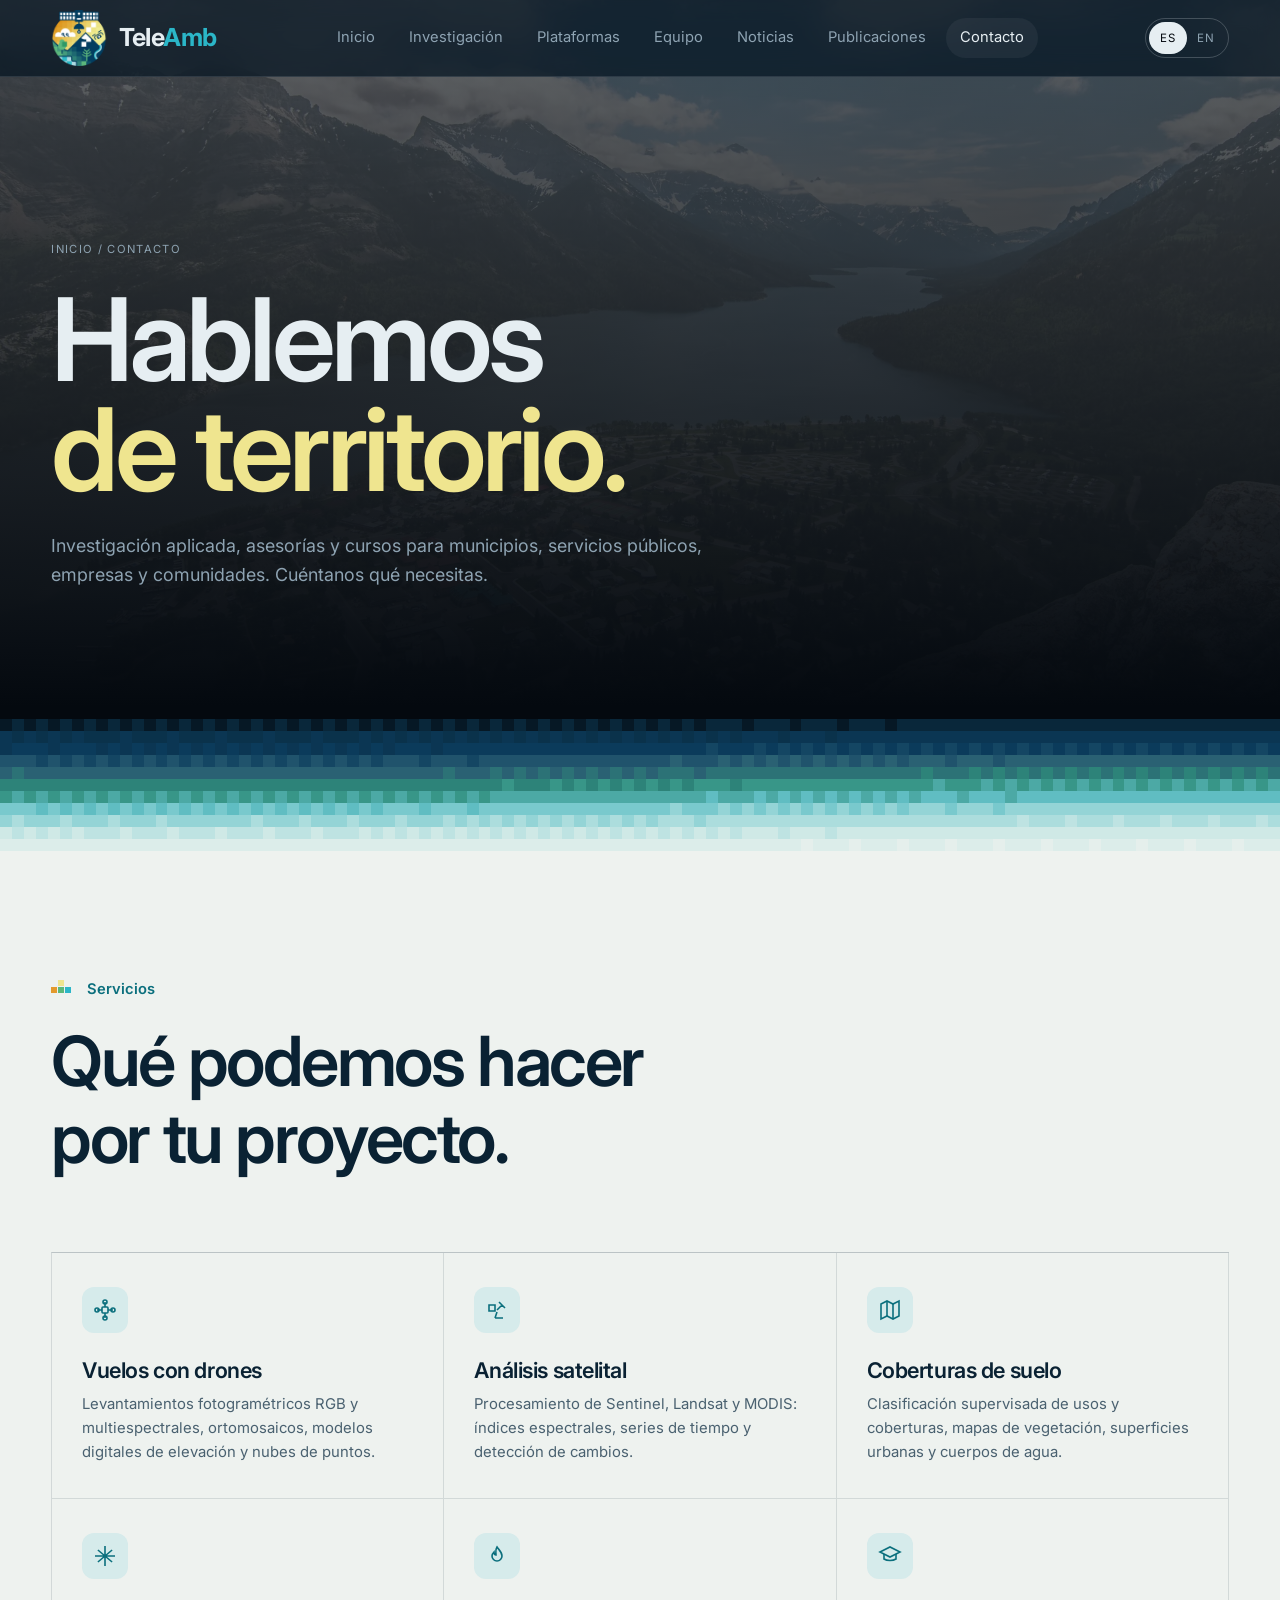
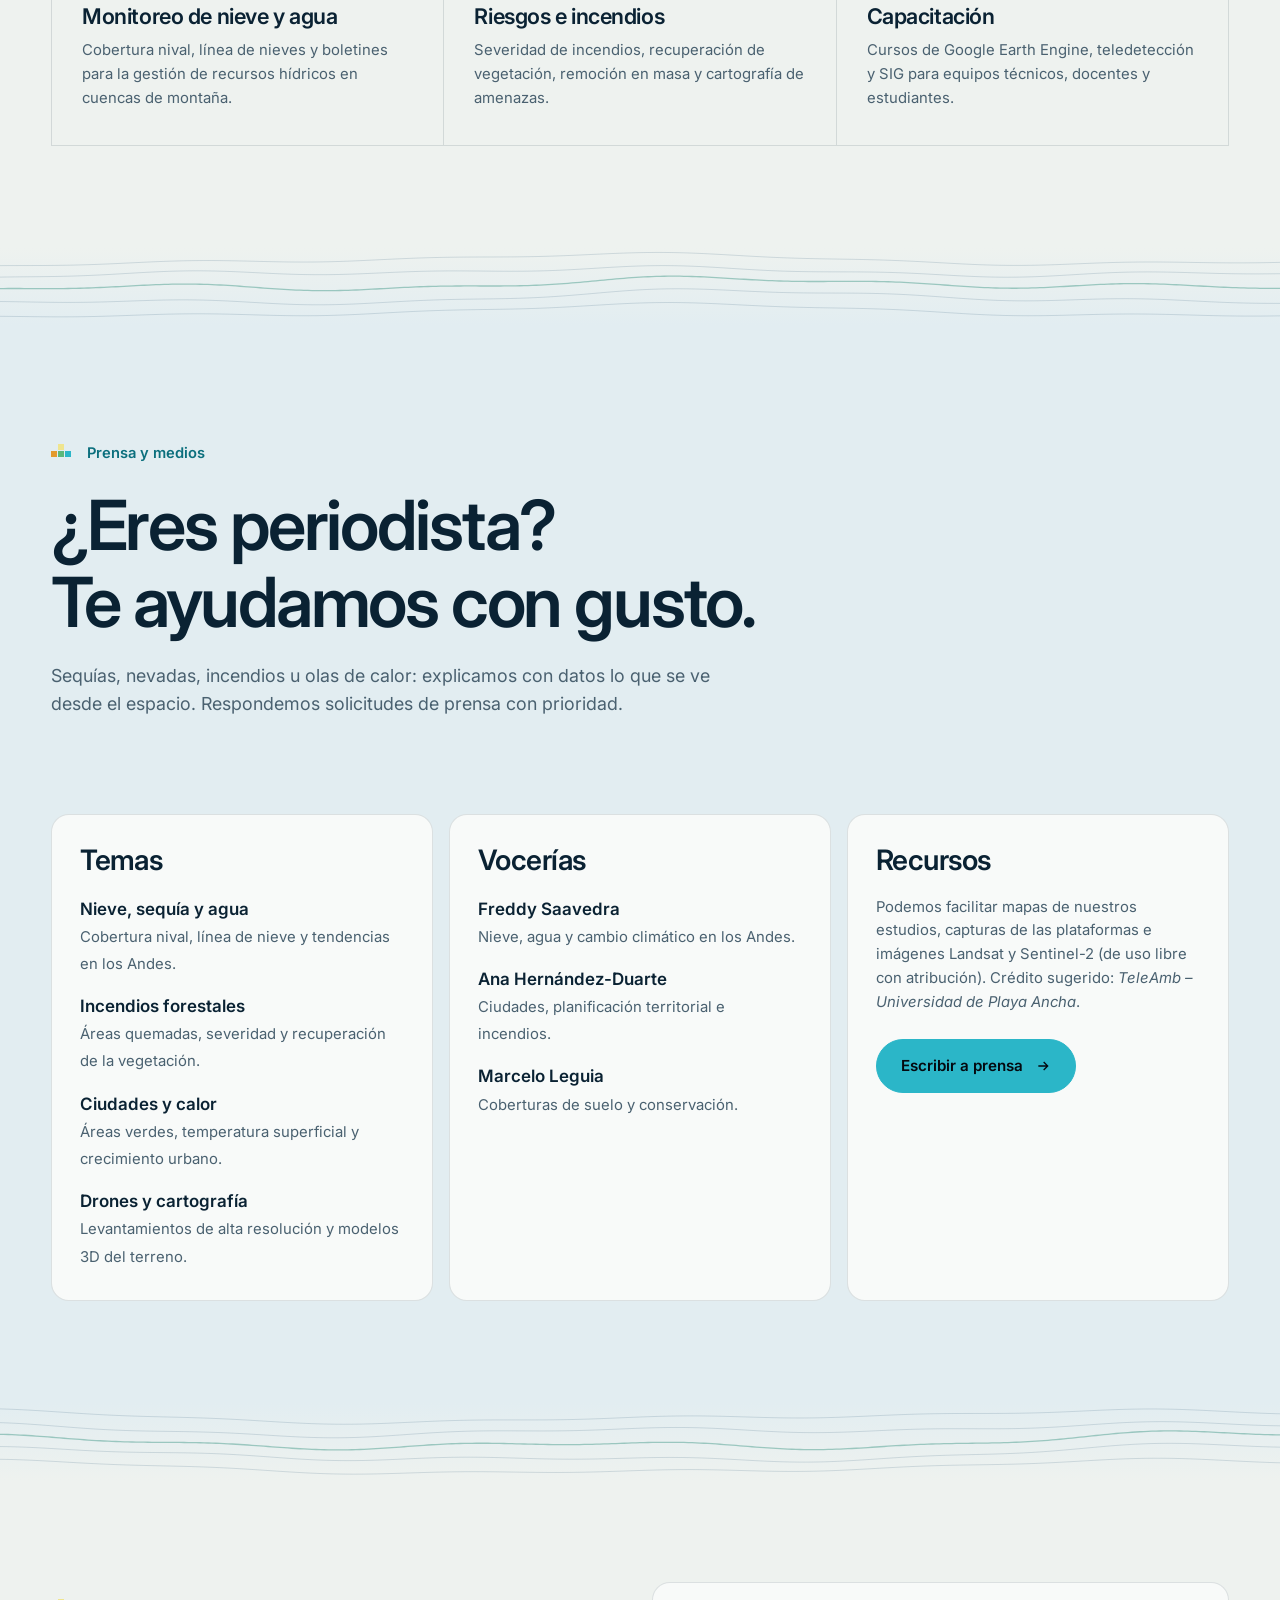
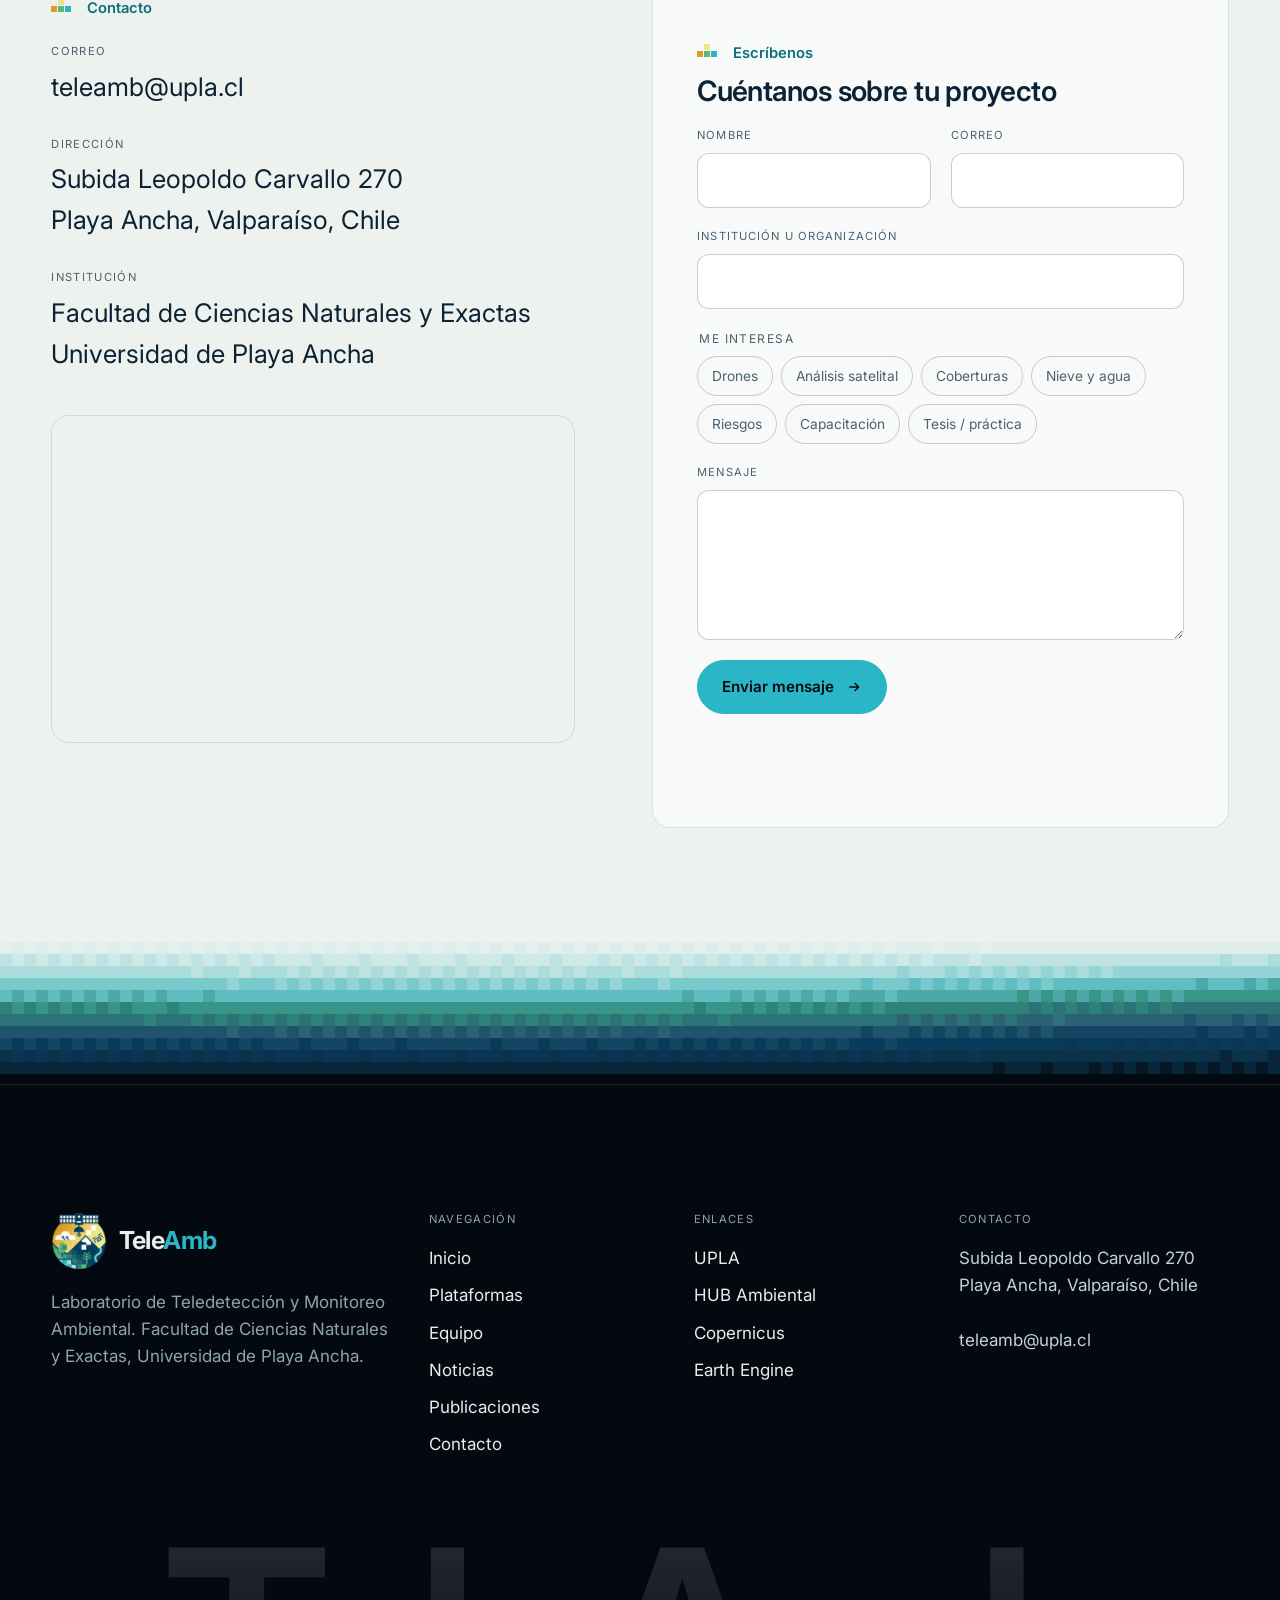
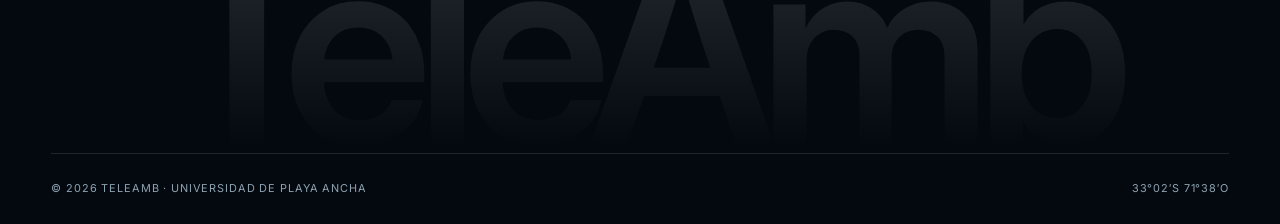
<file: contact.html>
<!doctype html>
<html lang="es">
<head>
  <meta charset="utf-8">
  <meta name="viewport" content="width=device-width, initial-scale=1">
  <script>try{var l=new URLSearchParams(location.search).get("lang")||localStorage.getItem("ta-lang");if(l==="en"){document.documentElement.classList.add("lang-pending");setTimeout(function(){document.documentElement.classList.remove("lang-pending")},2500)}}catch(e){}</script>
  <title>Contacto y servicios · TeleAmb UPLA</title>
  <meta name="description" content="Servicios de teledetección, vuelos con drones, cartografía y capacitación. Contacta al Laboratorio TeleAmb de la Universidad de Playa Ancha.">
  <meta name="theme-color" content="#04090f">
  <link rel="icon" href="assets/img/favicon.png">
  <link rel="apple-touch-icon" href="assets/img/apple-touch-icon.png">
  <link rel="preconnect" href="https://fonts.googleapis.com">
  <link rel="preconnect" href="https://fonts.gstatic.com" crossorigin>
  <link href="https://fonts.googleapis.com/css2?family=Inter:wght@400;500;600;700&display=swap" rel="stylesheet">
  <link rel="stylesheet" href="assets/css/styles.css">
  <script async src="https://www.googletagmanager.com/gtag/js?id=G-C6QRCWL86H"></script>
  <script>
    window.dataLayer = window.dataLayer || [];
    function gtag(){dataLayer.push(arguments);}
    gtag('js', new Date());
    gtag('config', 'G-C6QRCWL86H');
  </script>
</head>
<body>
  <a class="skip-link" href="#contenido">Saltar al contenido</a>

  <header class="site-header">
    <nav class="nav container" aria-label="Principal">
      <a class="brand" href="index.html" aria-label="TeleAmb, inicio">
        <img src="assets/img/teleamb-icon.png" alt="" width="56" height="56">
        <span class="brand__text">
          <span class="brand__name">Tele<b>Amb</b></span>
        </span>
      </a>
      <ul class="nav__links">
        <li><a href="index.html">Inicio</a></li>
        <li><a href="index.html#lineas">Investigación</a></li>
        <li><a href="plataformas.html">Plataformas</a></li>
        <li><a href="team.html">Equipo</a></li>
        <li><a href="noticias.html">Noticias</a></li>
        <li><a href="publicaciones.html">Publicaciones</a></li>
        <li><a href="contact.html" aria-current="page">Contacto</a></li>
      </ul>
      <div class="nav__cta">
        <button class="nav-toggle" type="button" aria-label="Abrir menú" aria-expanded="false"><span></span><span></span></button>
      </div>
    </nav>
  </header>

  <main id="contenido">
    <section class="page-hero">
      <div class="page-hero__bg" style="background-image:url('assets/img/fondo/cuenca.webp')"></div>
      <div class="container">
        <p class="breadcrumb"><a href="index.html">Inicio</a> / Contacto</p>
        <h1 class="display">Hablemos<br><span class="text-gradient">de territorio.</span></h1>
        <p class="lead">Investigación aplicada, asesorías y cursos para municipios, servicios públicos, empresas y comunidades. Cuéntanos qué necesitas.</p>
      </div>
    </section>

    <div class="seam" data-seam="night paper" aria-hidden="true"></div>

    <!-- Servicios -->
    <section class="section section--tight">
      <div class="container">
        <div class="section-head">
          <div>
            <p class="eyebrow">Servicios</p>
            <h2 class="h2" data-reveal>Qué podemos hacer<br>por tu proyecto.</h2>
          </div>
        </div>
        <div class="services">
          <article class="service" data-reveal>
            <div class="service__icon"><svg viewBox="0 0 24 24" fill="none" stroke="currentColor" stroke-width="1.6" aria-hidden="true"><rect x="9" y="9" width="6" height="6" rx="1"/><path d="M9 12H4M20 12h-5M12 9V4M12 20v-5"/><circle cx="4" cy="12" r="2"/><circle cx="20" cy="12" r="2"/><circle cx="12" cy="4" r="2"/><circle cx="12" cy="20" r="2"/></svg></div>
            <h3>Vuelos con drones</h3>
            <p>Levantamientos fotogramétricos RGB y multiespectrales, ortomosaicos, modelos digitales de elevación y nubes de puntos.</p>
          </article>
          <article class="service" data-reveal style="--d:.06s">
            <div class="service__icon"><svg viewBox="0 0 24 24" fill="none" stroke="currentColor" stroke-width="1.6" aria-hidden="true"><path d="M4 7h6v6H4zM14 4l6 6M17 7l-5 5M12 14l-2 6M10 20h8"/></svg></div>
            <h3>Análisis satelital</h3>
            <p>Procesamiento de Sentinel, Landsat y MODIS: índices espectrales, series de tiempo y detección de cambios.</p>
          </article>
          <article class="service" data-reveal style="--d:.12s">
            <div class="service__icon"><svg viewBox="0 0 24 24" fill="none" stroke="currentColor" stroke-width="1.6" aria-hidden="true"><path d="M3 6l6-3 6 3 6-3v15l-6 3-6-3-6 3z"/><path d="M9 3v15M15 6v15"/></svg></div>
            <h3>Coberturas de suelo</h3>
            <p>Clasificación supervisada de usos y coberturas, mapas de vegetación, superficies urbanas y cuerpos de agua.</p>
          </article>
          <article class="service" data-reveal>
            <div class="service__icon"><svg viewBox="0 0 24 24" fill="none" stroke="currentColor" stroke-width="1.6" aria-hidden="true"><path d="M12 2v20M4.9 6l14.2 12M4.9 18 19.1 6M2 12h20"/></svg></div>
            <h3>Monitoreo de nieve y agua</h3>
            <p>Cobertura nival, línea de nieves y boletines para la gestión de recursos hídricos en cuencas de montaña.</p>
          </article>
          <article class="service" data-reveal style="--d:.06s">
            <div class="service__icon"><svg viewBox="0 0 24 24" fill="none" stroke="currentColor" stroke-width="1.6" aria-hidden="true"><path d="M12 3c2 3 5 5 5 9a5 5 0 0 1-10 0c0-2 1-3 2-4 0 2 1 3 2 3 0-3-1-5 1-8z"/></svg></div>
            <h3>Riesgos e incendios</h3>
            <p>Severidad de incendios, recuperación de vegetación, remoción en masa y cartografía de amenazas.</p>
          </article>
          <article class="service" data-reveal style="--d:.12s">
            <div class="service__icon"><svg viewBox="0 0 24 24" fill="none" stroke="currentColor" stroke-width="1.6" aria-hidden="true"><path d="M2 8l10-5 10 5-10 5z"/><path d="M6 10v5c3 2 9 2 12 0v-5"/></svg></div>
            <h3>Capacitación</h3>
            <p>Cursos de Google Earth Engine, teledetección y SIG para equipos técnicos, docentes y estudiantes.</p>
          </article>
        </div>
      </div>
    </section>

    <div class="seam seam--soft" data-seam="paper sky" aria-hidden="true"></div>
    <!-- Prensa -->
    <section class="section section--tight section--alt" id="prensa">
      <div class="container">
        <div class="section-head">
          <div>
            <p class="eyebrow">Prensa y medios</p>
            <h2 class="h2" data-reveal>¿Eres periodista?<br>Te ayudamos con gusto.</h2>
            <p class="lead" data-reveal>Sequías, nevadas, incendios u olas de calor: explicamos con datos lo que se ve desde el espacio. Respondemos solicitudes de prensa con prioridad.</p>
          </div>
        </div>
        <div class="press">
          <div class="press__col" data-reveal>
            <h3 class="h3">Temas</h3>
            <ul class="press__list">
              <li><strong>Nieve, sequía y agua</strong><span>Cobertura nival, línea de nieve y tendencias en los Andes.</span></li>
              <li><strong>Incendios forestales</strong><span>Áreas quemadas, severidad y recuperación de la vegetación.</span></li>
              <li><strong>Ciudades y calor</strong><span>Áreas verdes, temperatura superficial y crecimiento urbano.</span></li>
              <li><strong>Drones y cartografía</strong><span>Levantamientos de alta resolución y modelos 3D del terreno.</span></li>
            </ul>
          </div>
          <div class="press__col" data-reveal style="--d:.08s">
            <h3 class="h3">Vocerías</h3>
            <ul class="press__list">
              <li><strong>Freddy Saavedra</strong><span>Nieve, agua y cambio climático en los Andes.</span></li>
              <li><strong>Ana Hernández-Duarte</strong><span>Ciudades, planificación territorial e incendios.</span></li>
              <li><strong>Marcelo Leguia</strong><span>Coberturas de suelo y conservación.</span></li>
            </ul>
          </div>
          <div class="press__col press__col--cta" data-reveal style="--d:.16s">
            <h3 class="h3">Recursos</h3>
            <p>Podemos facilitar mapas de nuestros estudios, capturas de las plataformas e imágenes Landsat y Sentinel-2 (de uso libre con atribución). Crédito sugerido: <em>TeleAmb – Universidad de Playa Ancha</em>.</p>
            <a class="btn btn--primary" href="mailto:teleamb@upla.cl?subject=Prensa%20-%20solicitud%20de%20entrevista%20o%20im%C3%A1genes">Escribir a prensa
              <svg viewBox="0 0 24 24" fill="none" stroke="currentColor" stroke-width="2" aria-hidden="true"><path d="M5 12h14M13 6l6 6-6 6"/></svg>
            </a>
          </div>
        </div>
      </div>
    </section>

    <div class="seam seam--soft" data-seam="sky paper" aria-hidden="true"></div>
    <!-- Contacto -->
    <section class="section section--tight" id="formulario">
      <div class="container contact-grid">
        <div class="contact-info" data-reveal>
          <p class="eyebrow">Contacto</p>
          <dl>
            <div>
              <dt>Correo</dt>
              <dd><a href="mailto:teleamb@upla.cl">teleamb@upla.cl</a></dd>
            </div>
            <div>
              <dt>Dirección</dt>
              <dd>Subida Leopoldo Carvallo 270<br>Playa Ancha, Valparaíso, Chile</dd>
            </div>
            <div>
              <dt>Institución</dt>
              <dd>Facultad de Ciencias Naturales y Exactas<br>Universidad de Playa Ancha</dd>
            </div>
          </dl>
          <div class="map">
            <iframe title="Mapa: Subida Leopoldo Carvallo 270, Playa Ancha, Valparaíso" loading="lazy" referrerpolicy="no-referrer-when-downgrade"
              src="https://www.google.com/maps?q=Subida+Leopoldo+Carvallo+270,+Playa+Ancha,+Valpara%C3%ADso,+Chile&z=16&output=embed"></iframe>
          </div>
        </div>

        <form class="form" data-contact-form data-reveal style="--d:.1s" novalidate>
          <div>
            <p class="eyebrow" style="margin-bottom:10px">Escríbenos</p>
            <h2 class="h3">Cuéntanos sobre tu proyecto</h2>
          </div>
          <div class="field-row">
            <div class="field">
              <label for="f-nombre">Nombre</label>
              <input id="f-nombre" name="nombre" autocomplete="name" required>
            </div>
            <div class="field">
              <label for="f-email">Correo</label>
              <input id="f-email" name="email" type="email" autocomplete="email" required>
            </div>
          </div>
          <div class="field">
            <label for="f-org">Institución u organización</label>
            <input id="f-org" name="organizacion" autocomplete="organization">
          </div>
          <fieldset class="field" style="border:0;padding:0;margin:0">
            <legend class="mono" style="color:var(--muted);margin-bottom:8px">Me interesa</legend>
            <div class="service-picks">
              <label><input type="checkbox" name="interes" value="Vuelos con drones"><span>Drones</span></label>
              <label><input type="checkbox" name="interes" value="Análisis satelital"><span>Análisis satelital</span></label>
              <label><input type="checkbox" name="interes" value="Coberturas de suelo"><span>Coberturas</span></label>
              <label><input type="checkbox" name="interes" value="Nieve y agua"><span>Nieve y agua</span></label>
              <label><input type="checkbox" name="interes" value="Riesgos e incendios"><span>Riesgos</span></label>
              <label><input type="checkbox" name="interes" value="Capacitación"><span>Capacitación</span></label>
              <label><input type="checkbox" name="interes" value="Tesis / práctica"><span>Tesis / práctica</span></label>
            </div>
          </fieldset>
          <div class="field">
            <label for="f-msg">Mensaje</label>
            <textarea id="f-msg" name="mensaje" required></textarea>
          </div>
          <button class="btn btn--primary" type="submit" style="justify-self:start">Enviar mensaje
            <svg viewBox="0 0 24 24" fill="none" stroke="currentColor" stroke-width="2" aria-hidden="true"><path d="M5 12h14M13 6l6 6-6 6"/></svg>
          </button>
          <p class="form__status" data-form-status role="status"></p>
        </form>
      </div>
    </section>
  </main>

  <div class="seam" data-seam="paper night" aria-hidden="true"></div>
  <footer class="site-footer">
    <div class="container">
      <div class="footer-grid">
        <div class="footer-about">
          <a class="brand" href="index.html">
            <img src="assets/img/teleamb-icon.png" alt="" width="56" height="56">
            <span class="brand__text"><span class="brand__name">Tele<b>Amb</b></span></span>
          </a>
          <p>Laboratorio de Teledetección y Monitoreo Ambiental. Facultad de Ciencias Naturales y Exactas, Universidad de Playa Ancha.</p>
        </div>
        <div>
          <h4>Navegación</h4>
          <ul>
            <li><a href="index.html">Inicio</a></li>
            <li><a href="plataformas.html">Plataformas</a></li>
            <li><a href="team.html">Equipo</a></li>
            <li><a href="noticias.html">Noticias</a></li>
            <li><a href="publicaciones.html">Publicaciones</a></li>
            <li><a href="contact.html">Contacto</a></li>
          </ul>
        </div>
        <div>
          <h4>Enlaces</h4>
          <ul>
            <li><a href="https://www.upla.cl" target="_blank" rel="noopener">UPLA</a></li>
            <li><a href="https://hubambientalupla.cl" target="_blank" rel="noopener">HUB Ambiental</a></li>
            <li><a href="https://dataspace.copernicus.eu" target="_blank" rel="noopener">Copernicus</a></li>
            <li><a href="https://earthengine.google.com" target="_blank" rel="noopener">Earth Engine</a></li>
          </ul>
        </div>
        <div>
          <h4>Contacto</h4>
          <address>
            Subida Leopoldo Carvallo 270<br>
            Playa Ancha, Valparaíso, Chile<br><br>
            <a href="mailto:teleamb@upla.cl">teleamb@upla.cl</a>
          </address>
        </div>
      </div>
      <div class="footer-wordmark" aria-hidden="true">TeleAmb</div>
      <div class="footer-bottom">
        <span>© <span data-year>2026</span> TeleAmb · Universidad de Playa Ancha</span>
        <span>33°02′S 71°38′O</span>
      </div>
    </div>
  </footer>

  <script src="assets/js/i18n-en.js" defer></script>
  <script src="assets/js/i18n.js" defer></script>
  <script src="assets/js/seams.js" defer></script>
  <script src="assets/js/main.js" defer></script>
  <script>
    document.querySelector("[data-contact-form]").addEventListener("submit", function (e) {
      e.preventDefault();
      const t = window.TA_t || ((s) => s);
      const f = e.target;
      const status = f.querySelector("[data-form-status]");
      if (!f.checkValidity()) {
        status.style.color = "var(--ochre)";
        status.textContent = t("Completa nombre, un correo válido y el mensaje.");
        f.querySelector(":invalid").focus();
        return;
      }
      const data = new FormData(f);
      const intereses = data.getAll("interes").join(", ") || "—";
      const body = [
        "Nombre: " + data.get("nombre"),
        "Correo: " + data.get("email"),
        "Organización: " + (data.get("organizacion") || "—"),
        "Intereses: " + intereses,
        "",
        data.get("mensaje"),
      ].join("\n");
      const subject = "Contacto web TeleAmb · " + data.get("nombre");
      window.location.href = "mailto:teleamb@upla.cl?subject=" + encodeURIComponent(subject) + "&body=" + encodeURIComponent(body);
      status.style.color = "var(--green)";
      status.textContent = t("Abrimos tu cliente de correo con el mensaje listo para enviar.");
    });
  </script>
</body>
</html>
</file>
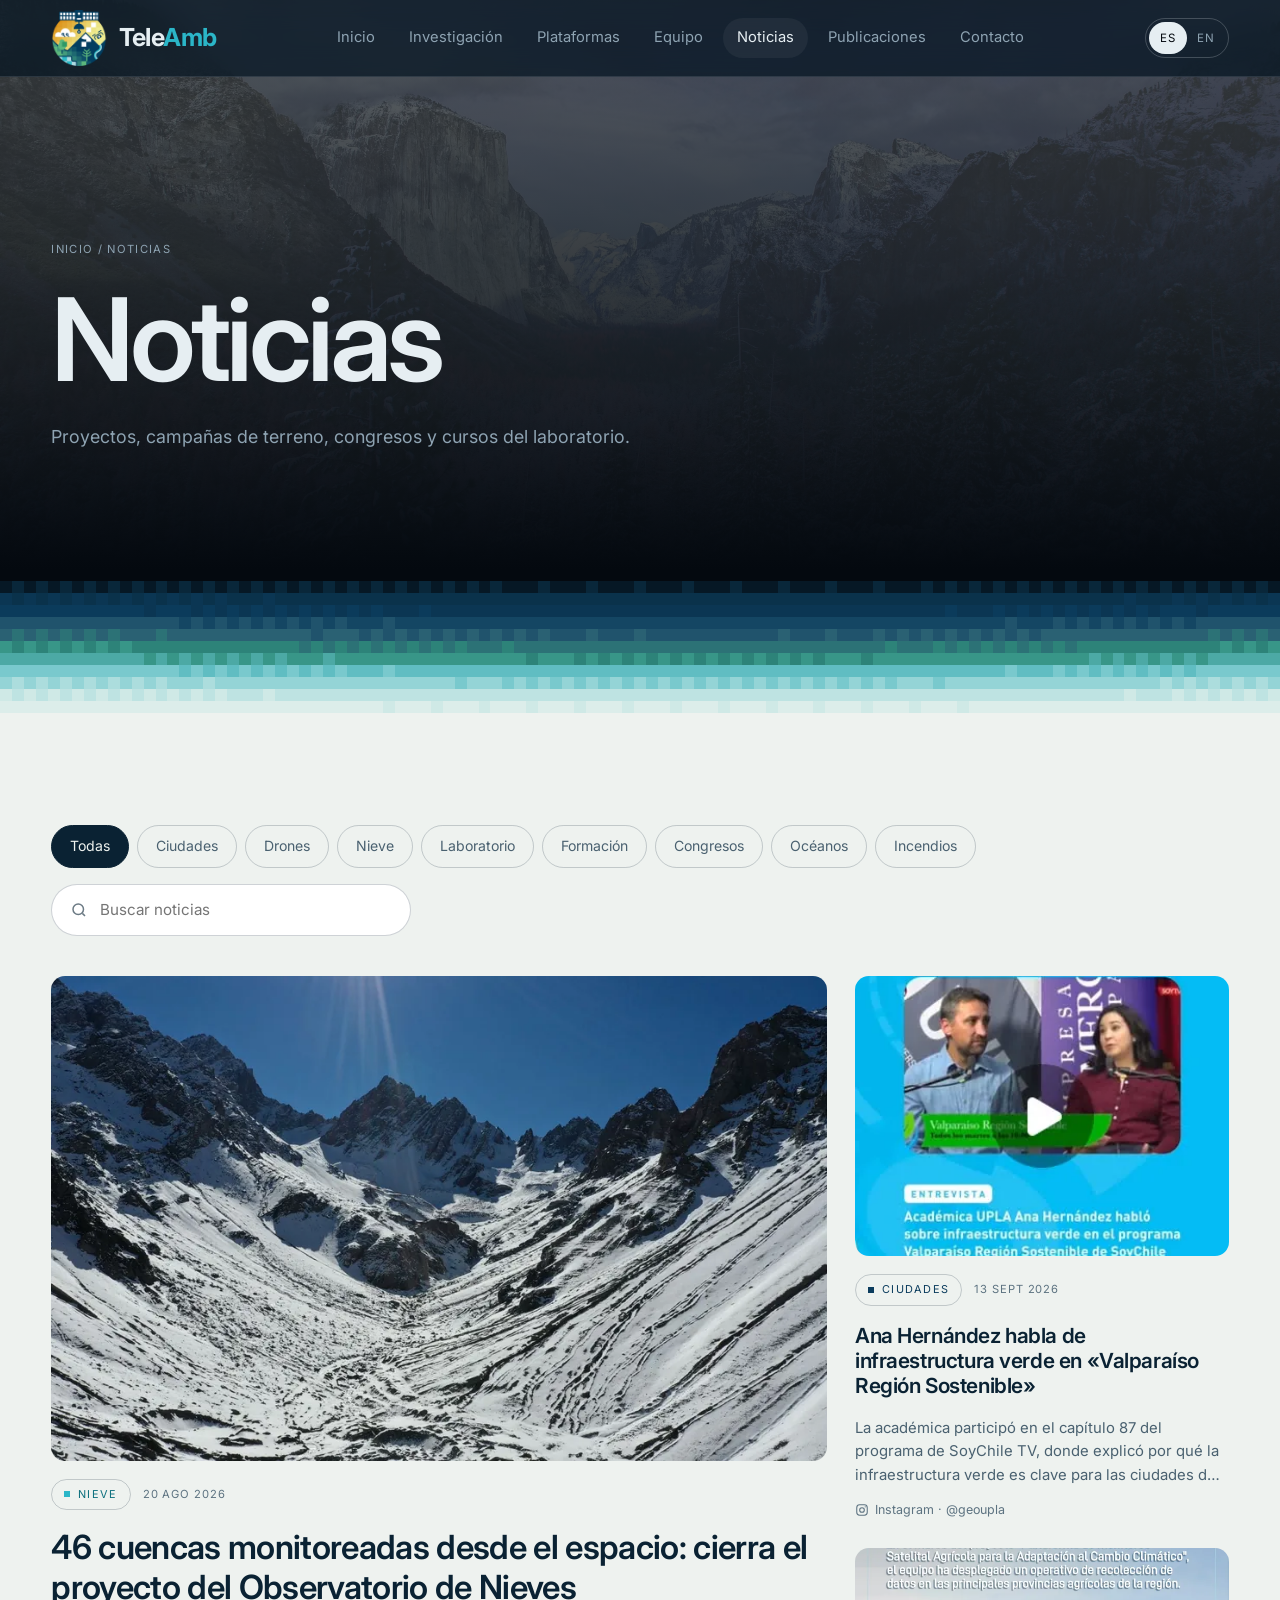
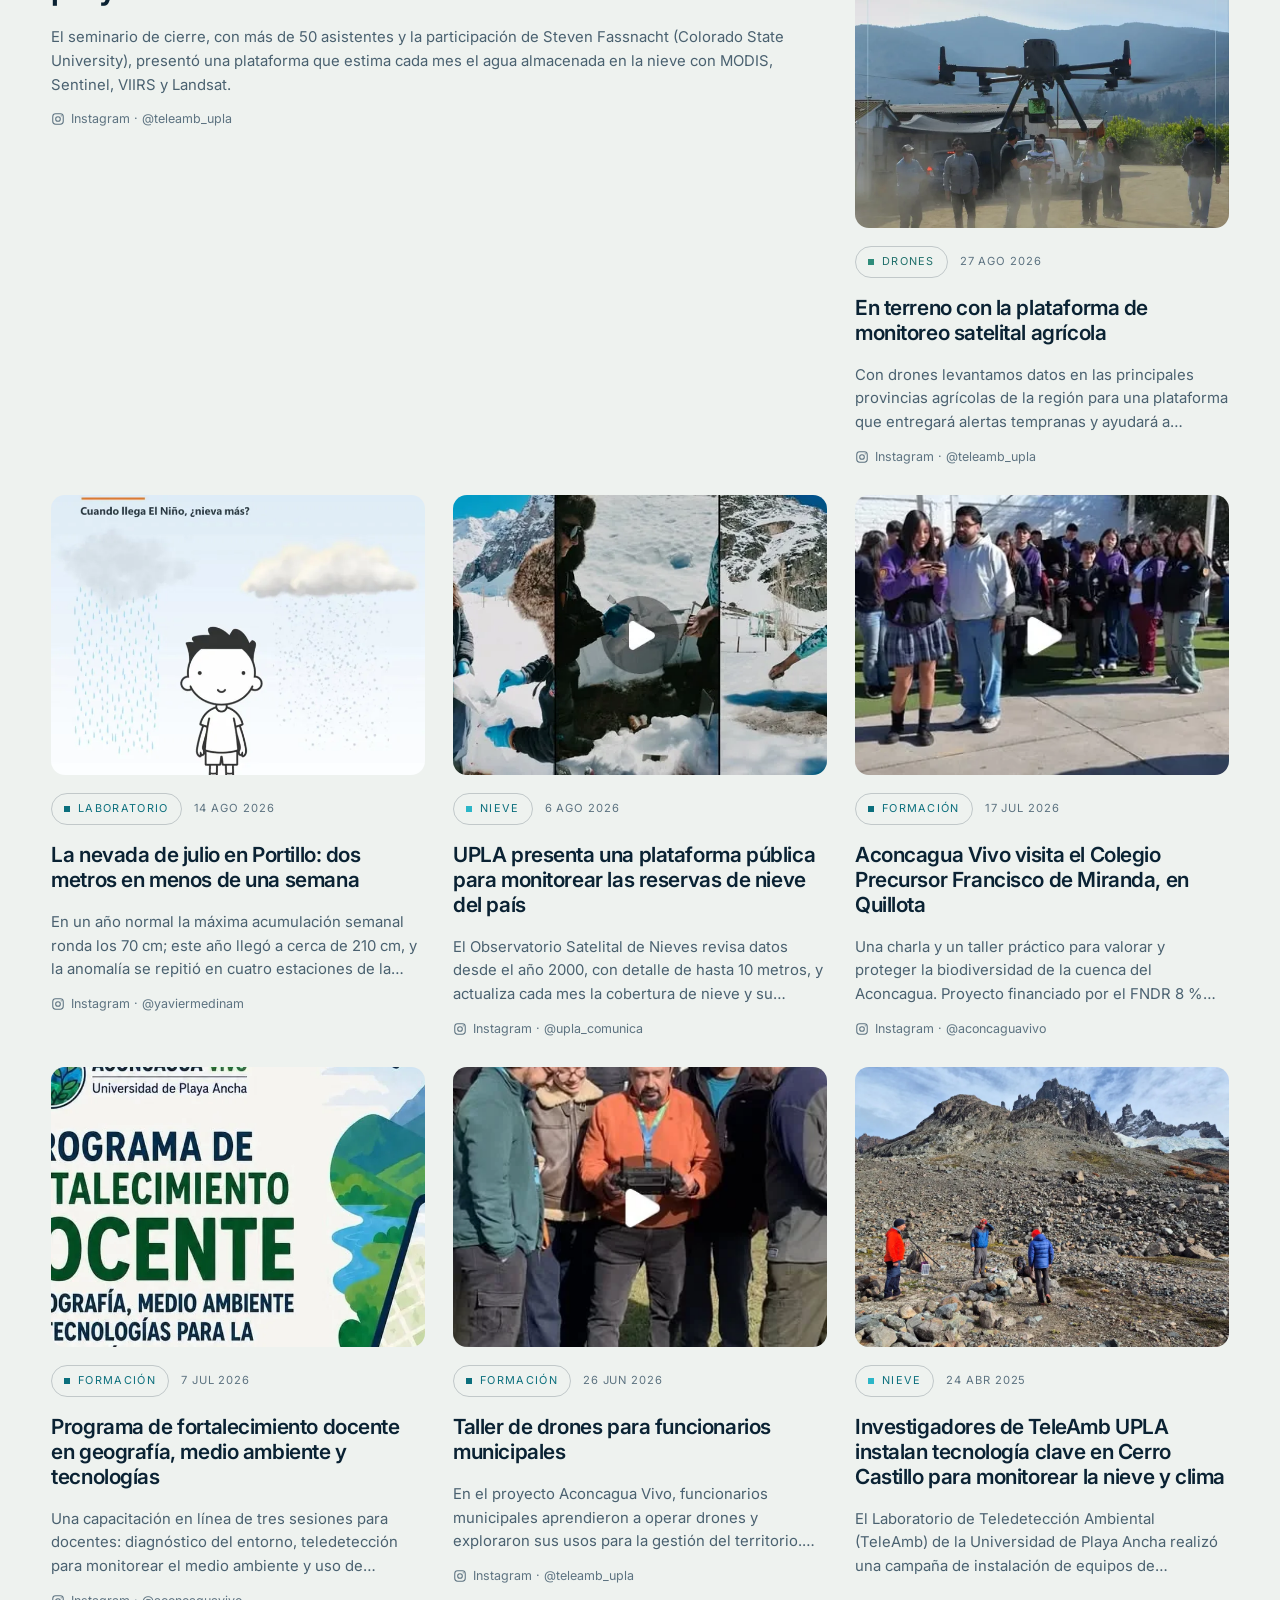
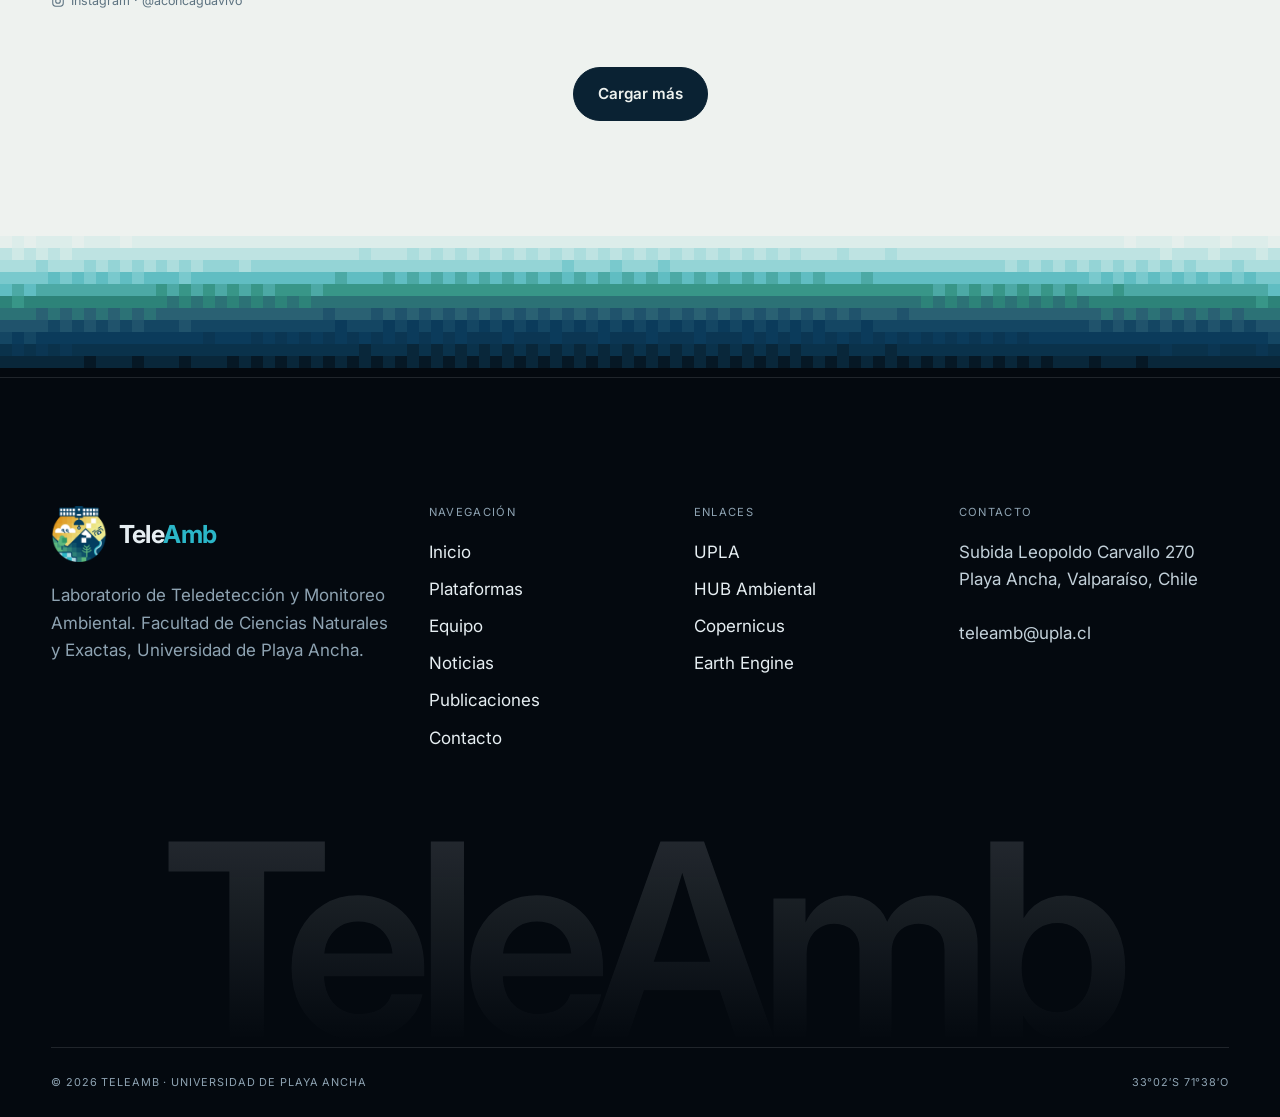
<file: noticias.html>
<!doctype html>
<html lang="es">
<head>
  <meta charset="utf-8">
  <meta name="viewport" content="width=device-width, initial-scale=1">
  <script>try{var l=new URLSearchParams(location.search).get("lang")||localStorage.getItem("ta-lang");if(l==="en"){document.documentElement.classList.add("lang-pending");setTimeout(function(){document.documentElement.classList.remove("lang-pending")},2500)}}catch(e){}</script>
  <title>Noticias · TeleAmb UPLA</title>
  <meta name="description" content="Noticias del Laboratorio de Teledetección y Monitoreo Ambiental de la Universidad de Playa Ancha.">
  <meta name="theme-color" content="#04090f">
  <link rel="icon" href="assets/img/favicon.png">
  <link rel="apple-touch-icon" href="assets/img/apple-touch-icon.png">
  <link rel="preconnect" href="https://fonts.googleapis.com">
  <link rel="preconnect" href="https://fonts.gstatic.com" crossorigin>
  <link href="https://fonts.googleapis.com/css2?family=Inter:wght@400;500;600;700&display=swap" rel="stylesheet">
  <link rel="stylesheet" href="assets/css/styles.css">
  <script async src="https://www.googletagmanager.com/gtag/js?id=G-C6QRCWL86H"></script>
  <script>
    window.dataLayer = window.dataLayer || [];
    function gtag(){dataLayer.push(arguments);}
    gtag('js', new Date());
    gtag('config', 'G-C6QRCWL86H');
  </script>
</head>
<body>
  <a class="skip-link" href="#contenido">Saltar al contenido</a>

  <header class="site-header">
    <nav class="nav container" aria-label="Principal">
      <a class="brand" href="index.html" aria-label="TeleAmb, inicio">
        <img src="assets/img/teleamb-icon.png" alt="" width="56" height="56">
        <span class="brand__text">
          <span class="brand__name">Tele<b>Amb</b></span>
        </span>
      </a>
      <ul class="nav__links">
        <li><a href="index.html">Inicio</a></li>
        <li><a href="index.html#lineas">Investigación</a></li>
        <li><a href="plataformas.html">Plataformas</a></li>
        <li><a href="team.html">Equipo</a></li>
        <li><a href="noticias.html" aria-current="page">Noticias</a></li>
        <li><a href="publicaciones.html">Publicaciones</a></li>
        <li><a href="contact.html">Contacto</a></li>
      </ul>
      <div class="nav__cta">
        <button class="nav-toggle" type="button" aria-label="Abrir menú" aria-expanded="false"><span></span><span></span></button>
      </div>
    </nav>
  </header>

  <main id="contenido">
    <section class="page-hero">
      <div class="page-hero__bg" style="background-image:url('assets/img/fondo/nieve.webp')"></div>
      <div class="container">
        <p class="breadcrumb"><a href="index.html">Inicio</a> / Noticias</p>
        <h1 class="display">Noticias</h1>
        <p class="lead">Proyectos, campañas de terreno, congresos y cursos del laboratorio.</p>
      </div>
    </section>

    <div class="seam" data-seam="night paper" aria-hidden="true"></div>

    <section class="section section--paper section--tight">
      <div class="container">
        <div class="toolbar">
          <div class="team-filter" data-news-filters role="group" aria-label="Filtrar por tema" style="margin:0"></div>
          <label class="search">
            <svg viewBox="0 0 24 24" fill="none" stroke="currentColor" stroke-width="2" aria-hidden="true"><circle cx="11" cy="11" r="7"/><path d="m20 20-3.5-3.5"/></svg>
            <input type="search" placeholder="Buscar noticias" aria-label="Buscar noticias" data-news-search>
          </label>
        </div>
        <div class="news-grid news-grid--featured" data-news></div>
        <div class="load-more" data-news-more hidden>
          <button class="btn btn--dark" type="button">Cargar más</button>
        </div>
      </div>
    </section>
  </main>

  <div class="seam" data-seam="paper night" aria-hidden="true"></div>
  <footer class="site-footer">
    <div class="container">
      <div class="footer-grid">
        <div class="footer-about">
          <a class="brand" href="index.html">
            <img src="assets/img/teleamb-icon.png" alt="" width="56" height="56">
            <span class="brand__text"><span class="brand__name">Tele<b>Amb</b></span></span>
          </a>
          <p>Laboratorio de Teledetección y Monitoreo Ambiental. Facultad de Ciencias Naturales y Exactas, Universidad de Playa Ancha.</p>
        </div>
        <div>
          <h4>Navegación</h4>
          <ul>
            <li><a href="index.html">Inicio</a></li>
            <li><a href="plataformas.html">Plataformas</a></li>
            <li><a href="team.html">Equipo</a></li>
            <li><a href="noticias.html">Noticias</a></li>
            <li><a href="publicaciones.html">Publicaciones</a></li>
            <li><a href="contact.html">Contacto</a></li>
          </ul>
        </div>
        <div>
          <h4>Enlaces</h4>
          <ul>
            <li><a href="https://www.upla.cl" target="_blank" rel="noopener">UPLA</a></li>
            <li><a href="https://hubambientalupla.cl" target="_blank" rel="noopener">HUB Ambiental</a></li>
            <li><a href="https://dataspace.copernicus.eu" target="_blank" rel="noopener">Copernicus</a></li>
            <li><a href="https://earthengine.google.com" target="_blank" rel="noopener">Earth Engine</a></li>
          </ul>
        </div>
        <div>
          <h4>Contacto</h4>
          <address>
            Subida Leopoldo Carvallo 270<br>
            Playa Ancha, Valparaíso, Chile<br><br>
            <a href="mailto:teleamb@upla.cl">teleamb@upla.cl</a>
          </address>
        </div>
      </div>
      <div class="footer-wordmark" aria-hidden="true">TeleAmb</div>
      <div class="footer-bottom">
        <span>© <span data-year>2026</span> TeleAmb · Universidad de Playa Ancha</span>
        <span>33°02′S 71°38′O</span>
      </div>
    </div>
  </footer>

  <script src="assets/js/i18n-en.js" defer></script>
  <script src="assets/js/i18n.js" defer></script>
  <script src="assets/js/seams.js" defer></script>
  <script src="assets/js/main.js" defer></script>
  <script src="assets/js/data.js" defer></script>
</body>
</html>
</file>
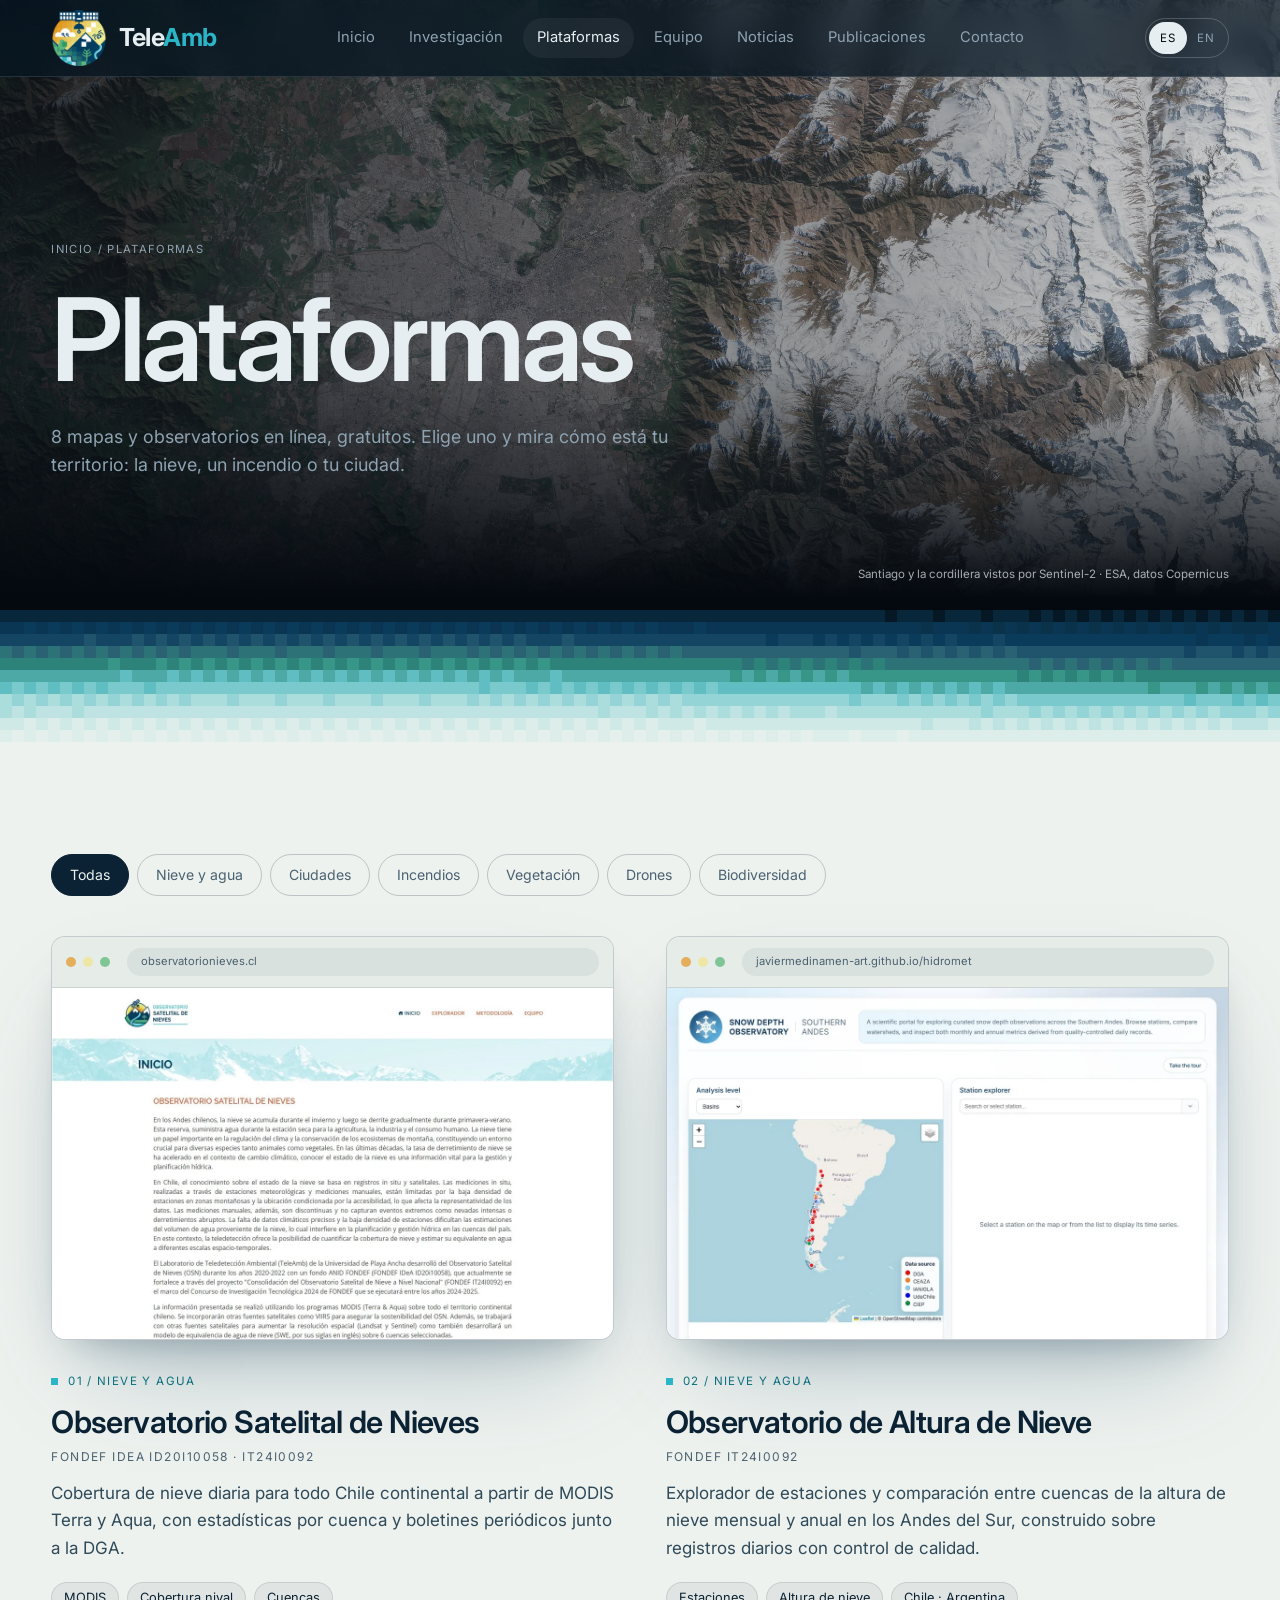
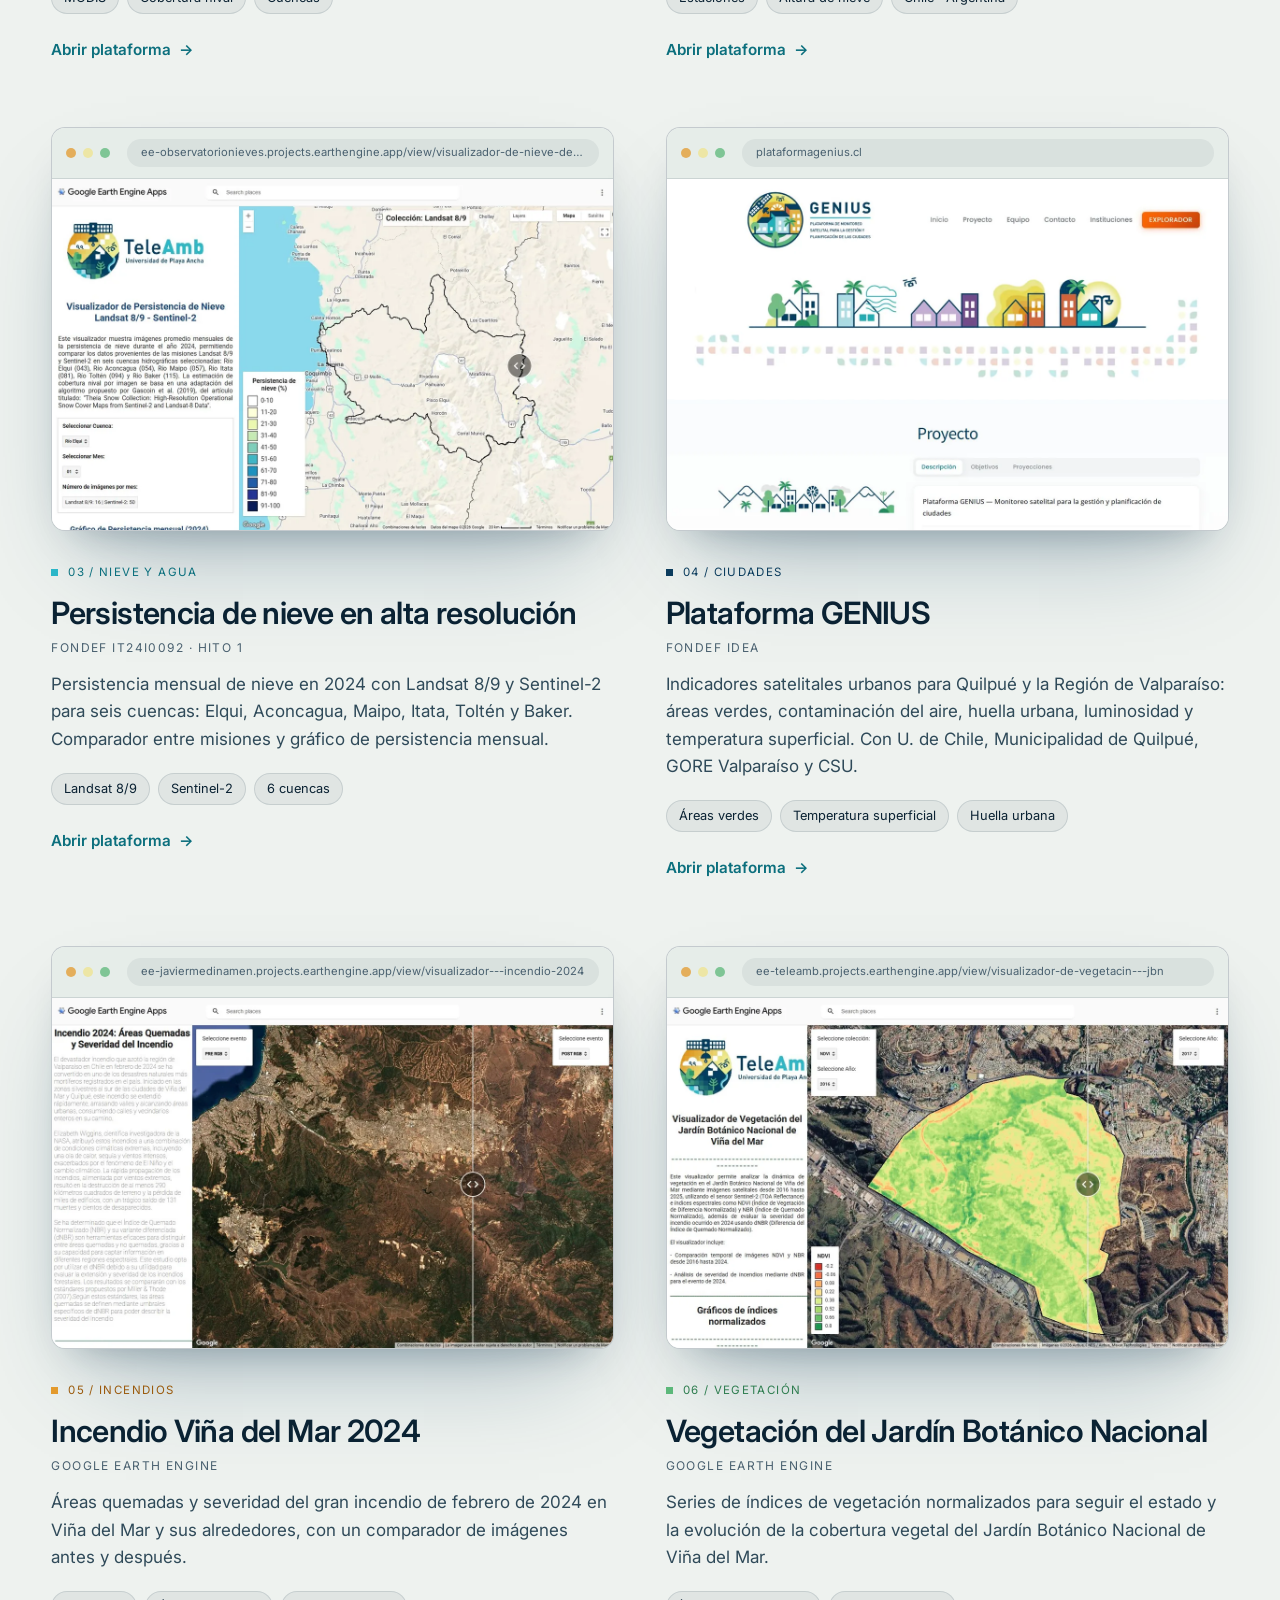
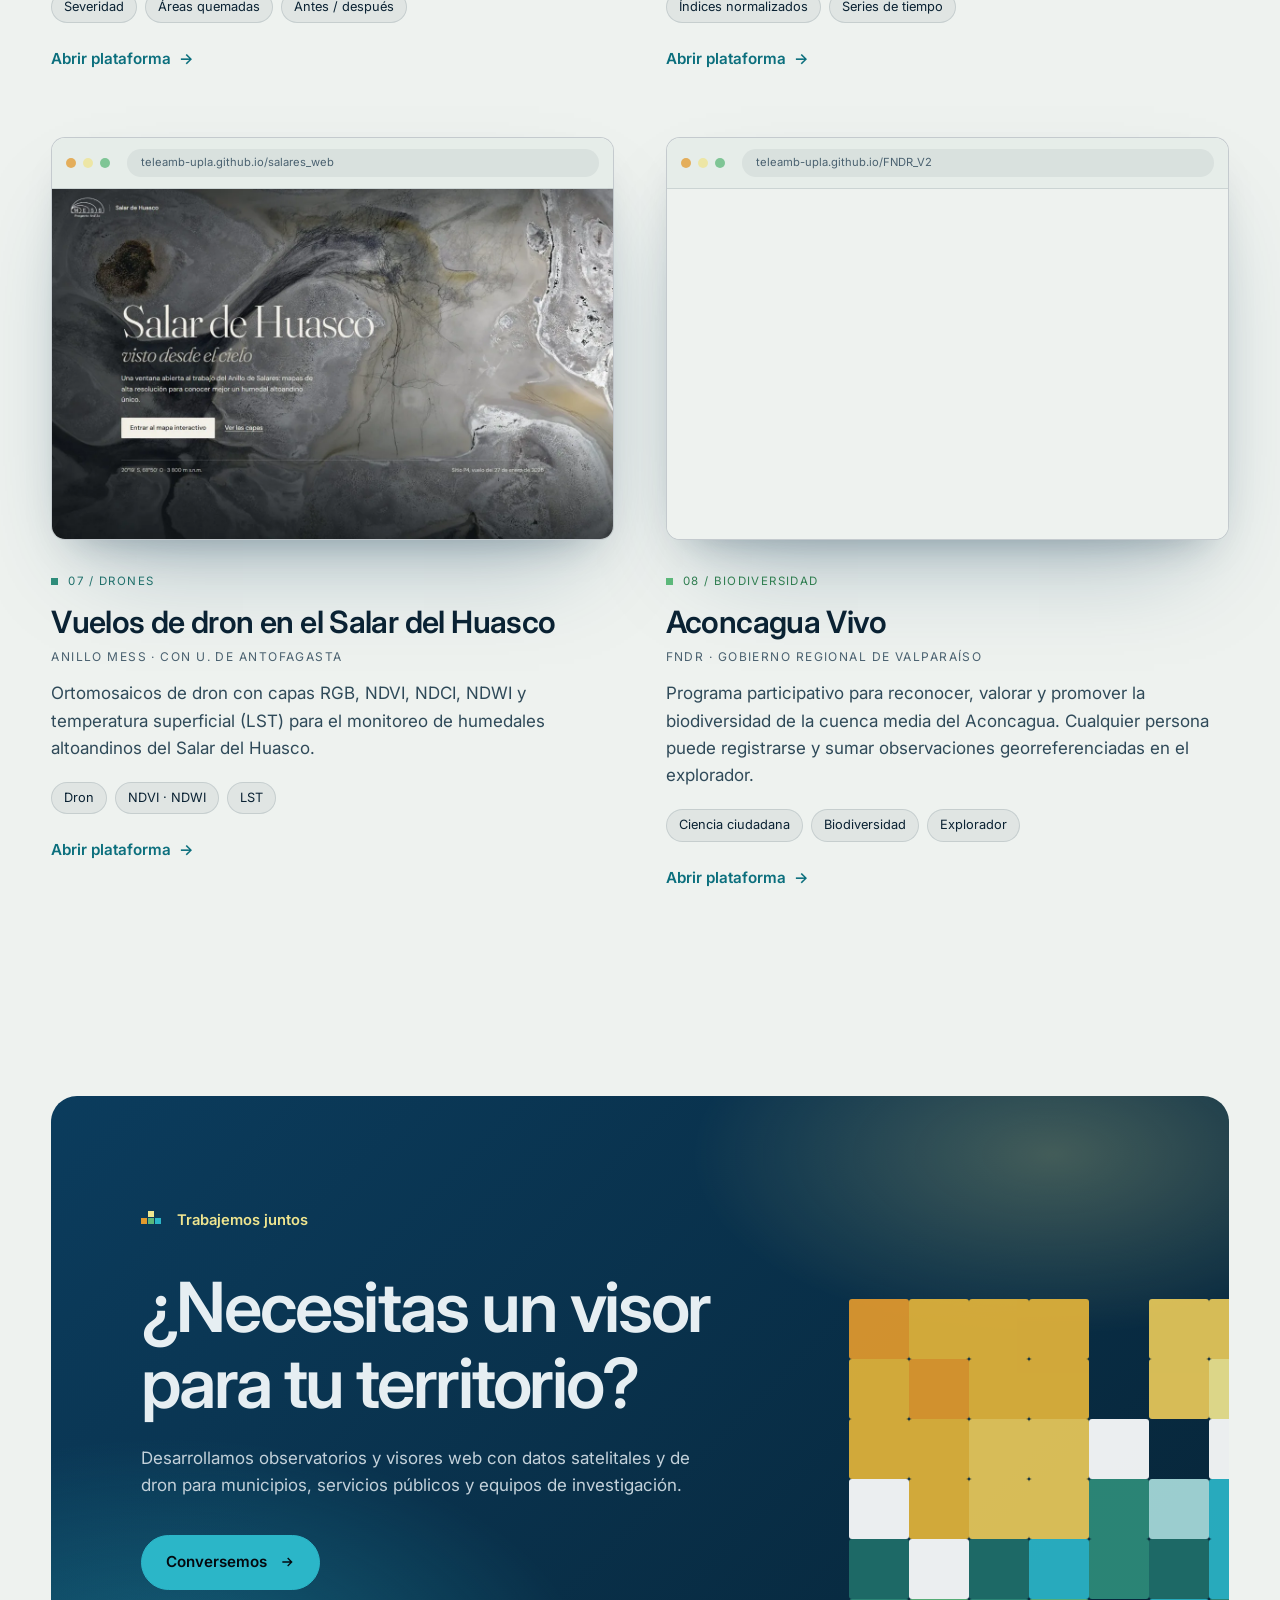
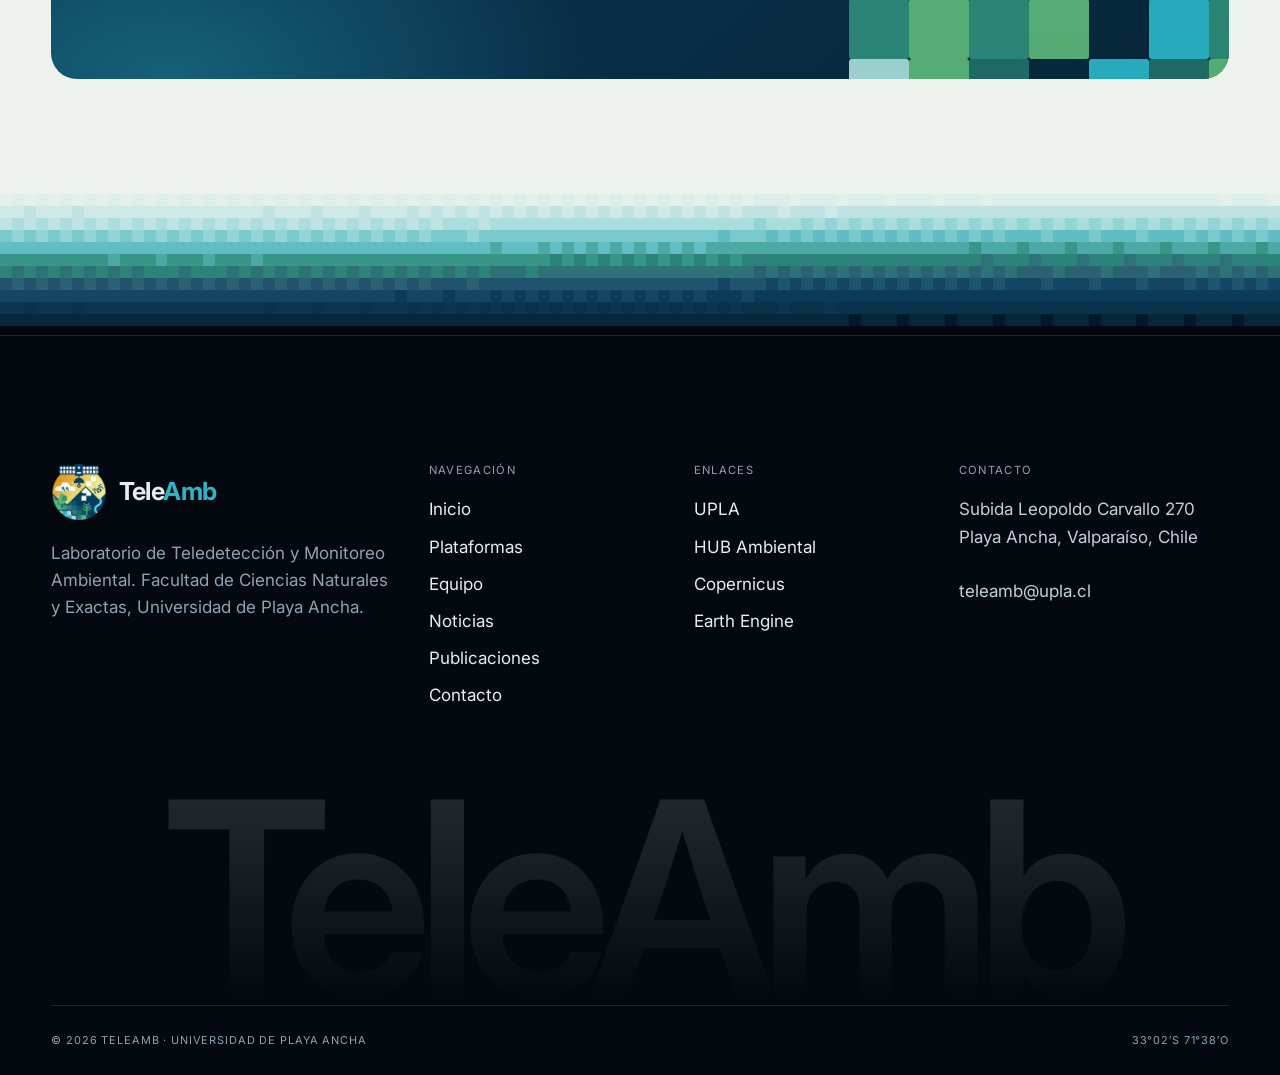
<file: plataformas.html>
<!doctype html>
<html lang="es">
<head>
  <meta charset="utf-8">
  <meta name="viewport" content="width=device-width, initial-scale=1">
  <script>try{var l=new URLSearchParams(location.search).get("lang")||localStorage.getItem("ta-lang");if(l==="en"){document.documentElement.classList.add("lang-pending");setTimeout(function(){document.documentElement.classList.remove("lang-pending")},2500)}}catch(e){}</script>
  <title>Plataformas · TeleAmb UPLA</title>
  <meta name="description" content="Observatorios y visores web del Laboratorio de Teledetección y Monitoreo Ambiental: nieve, altura de nieve, ciudades, incendios, vegetación y vuelos de dron.">
  <meta name="theme-color" content="#04090f">
  <link rel="icon" href="assets/img/favicon.png">
  <link rel="apple-touch-icon" href="assets/img/apple-touch-icon.png">
  <link rel="preconnect" href="https://fonts.googleapis.com">
  <link rel="preconnect" href="https://fonts.gstatic.com" crossorigin>
  <link href="https://fonts.googleapis.com/css2?family=Inter:wght@400;500;600;700&display=swap" rel="stylesheet">
  <link rel="stylesheet" href="assets/css/styles.css">
  <script async src="https://www.googletagmanager.com/gtag/js?id=G-C6QRCWL86H"></script>
  <script>
    window.dataLayer = window.dataLayer || [];
    function gtag(){dataLayer.push(arguments);}
    gtag('js', new Date());
    gtag('config', 'G-C6QRCWL86H');
  </script>
</head>
<body>
  <a class="skip-link" href="#contenido">Saltar al contenido</a>

  <header class="site-header">
    <nav class="nav container" aria-label="Principal">
      <a class="brand" href="index.html" aria-label="TeleAmb, inicio">
        <img src="assets/img/teleamb-icon.png" alt="" width="56" height="56">
        <span class="brand__text">
          <span class="brand__name">Tele<b>Amb</b></span>
        </span>
      </a>
      <ul class="nav__links">
        <li><a href="index.html">Inicio</a></li>
        <li><a href="index.html#lineas">Investigación</a></li>
        <li><a href="plataformas.html" aria-current="page">Plataformas</a></li>
        <li><a href="team.html">Equipo</a></li>
        <li><a href="noticias.html">Noticias</a></li>
        <li><a href="publicaciones.html">Publicaciones</a></li>
        <li><a href="contact.html">Contacto</a></li>
      </ul>
      <div class="nav__cta">
        <button class="nav-toggle" type="button" aria-label="Abrir menú" aria-expanded="false"><span></span><span></span></button>
      </div>
    </nav>
  </header>

  <main id="contenido">
    <section class="page-hero page-hero--vivid">
      <div class="page-hero__bg" style="background-image:url('assets/img/fondo/santiago_sentinel.webp')"></div>
      <p class="page-hero__credit">Santiago y la cordillera vistos por Sentinel-2 · ESA, datos Copernicus</p>
      <div class="container">
        <p class="breadcrumb"><a href="index.html">Inicio</a> / Plataformas</p>
        <h1 class="display">Plataformas</h1>
        <p class="lead"><span data-platforms-count>8</span> mapas y observatorios en línea, gratuitos. Elige uno y mira cómo está tu territorio: la nieve, un incendio o tu ciudad.</p>
      </div>
    </section>

    <div class="seam" data-seam="night paper" aria-hidden="true"></div>

    <section class="section section--tight">
      <div class="container">
        <div class="toolbar">
          <div class="team-filter" data-platforms-filters role="group" aria-label="Filtrar por tema" style="margin:0"></div>
        </div>
        <div class="pcards" data-platforms></div>
      </div>
    </section>

    <section class="section section--tight">
      <div class="container">
        <div class="cta" data-reveal>
          <div class="cta__pixels" data-pixels aria-hidden="true"></div>
          <p class="eyebrow" style="color:var(--sand)">Trabajemos juntos</p>
          <h2 class="h2">¿Necesitas un visor para tu territorio?</h2>
          <p>Desarrollamos observatorios y visores web con datos satelitales y de dron para municipios, servicios públicos y equipos de investigación.</p>
          <div class="hero__actions">
            <a class="btn btn--primary" href="contact.html">Conversemos
              <svg viewBox="0 0 24 24" fill="none" stroke="currentColor" stroke-width="2" aria-hidden="true"><path d="M5 12h14M13 6l6 6-6 6"/></svg>
            </a>
          </div>
        </div>
      </div>
    </section>
  </main>

  <div class="seam" data-seam="paper night" aria-hidden="true"></div>
  <footer class="site-footer">
    <div class="container">
      <div class="footer-grid">
        <div class="footer-about">
          <a class="brand" href="index.html">
            <img src="assets/img/teleamb-icon.png" alt="" width="56" height="56">
            <span class="brand__text"><span class="brand__name">Tele<b>Amb</b></span></span>
          </a>
          <p>Laboratorio de Teledetección y Monitoreo Ambiental. Facultad de Ciencias Naturales y Exactas, Universidad de Playa Ancha.</p>
        </div>
        <div>
          <h4>Navegación</h4>
          <ul>
            <li><a href="index.html">Inicio</a></li>
            <li><a href="plataformas.html">Plataformas</a></li>
            <li><a href="team.html">Equipo</a></li>
            <li><a href="noticias.html">Noticias</a></li>
            <li><a href="publicaciones.html">Publicaciones</a></li>
            <li><a href="contact.html">Contacto</a></li>
          </ul>
        </div>
        <div>
          <h4>Enlaces</h4>
          <ul>
            <li><a href="https://www.upla.cl" target="_blank" rel="noopener">UPLA</a></li>
            <li><a href="https://hubambientalupla.cl" target="_blank" rel="noopener">HUB Ambiental</a></li>
            <li><a href="https://dataspace.copernicus.eu" target="_blank" rel="noopener">Copernicus</a></li>
            <li><a href="https://earthengine.google.com" target="_blank" rel="noopener">Earth Engine</a></li>
          </ul>
        </div>
        <div>
          <h4>Contacto</h4>
          <address>
            Subida Leopoldo Carvallo 270<br>
            Playa Ancha, Valparaíso, Chile<br><br>
            <a href="mailto:teleamb@upla.cl">teleamb@upla.cl</a>
          </address>
        </div>
      </div>
      <div class="footer-wordmark" aria-hidden="true">TeleAmb</div>
      <div class="footer-bottom">
        <span>© <span data-year>2026</span> TeleAmb · Universidad de Playa Ancha</span>
        <span>33°02′S 71°38′O</span>
      </div>
    </div>
  </footer>

  <script src="assets/js/i18n-en.js" defer></script>
  <script src="assets/js/i18n.js" defer></script>
  <script src="assets/js/seams.js" defer></script>
  <script src="assets/js/main.js" defer></script>
  <script src="assets/js/data.js" defer></script>
</body>
</html>
</file>
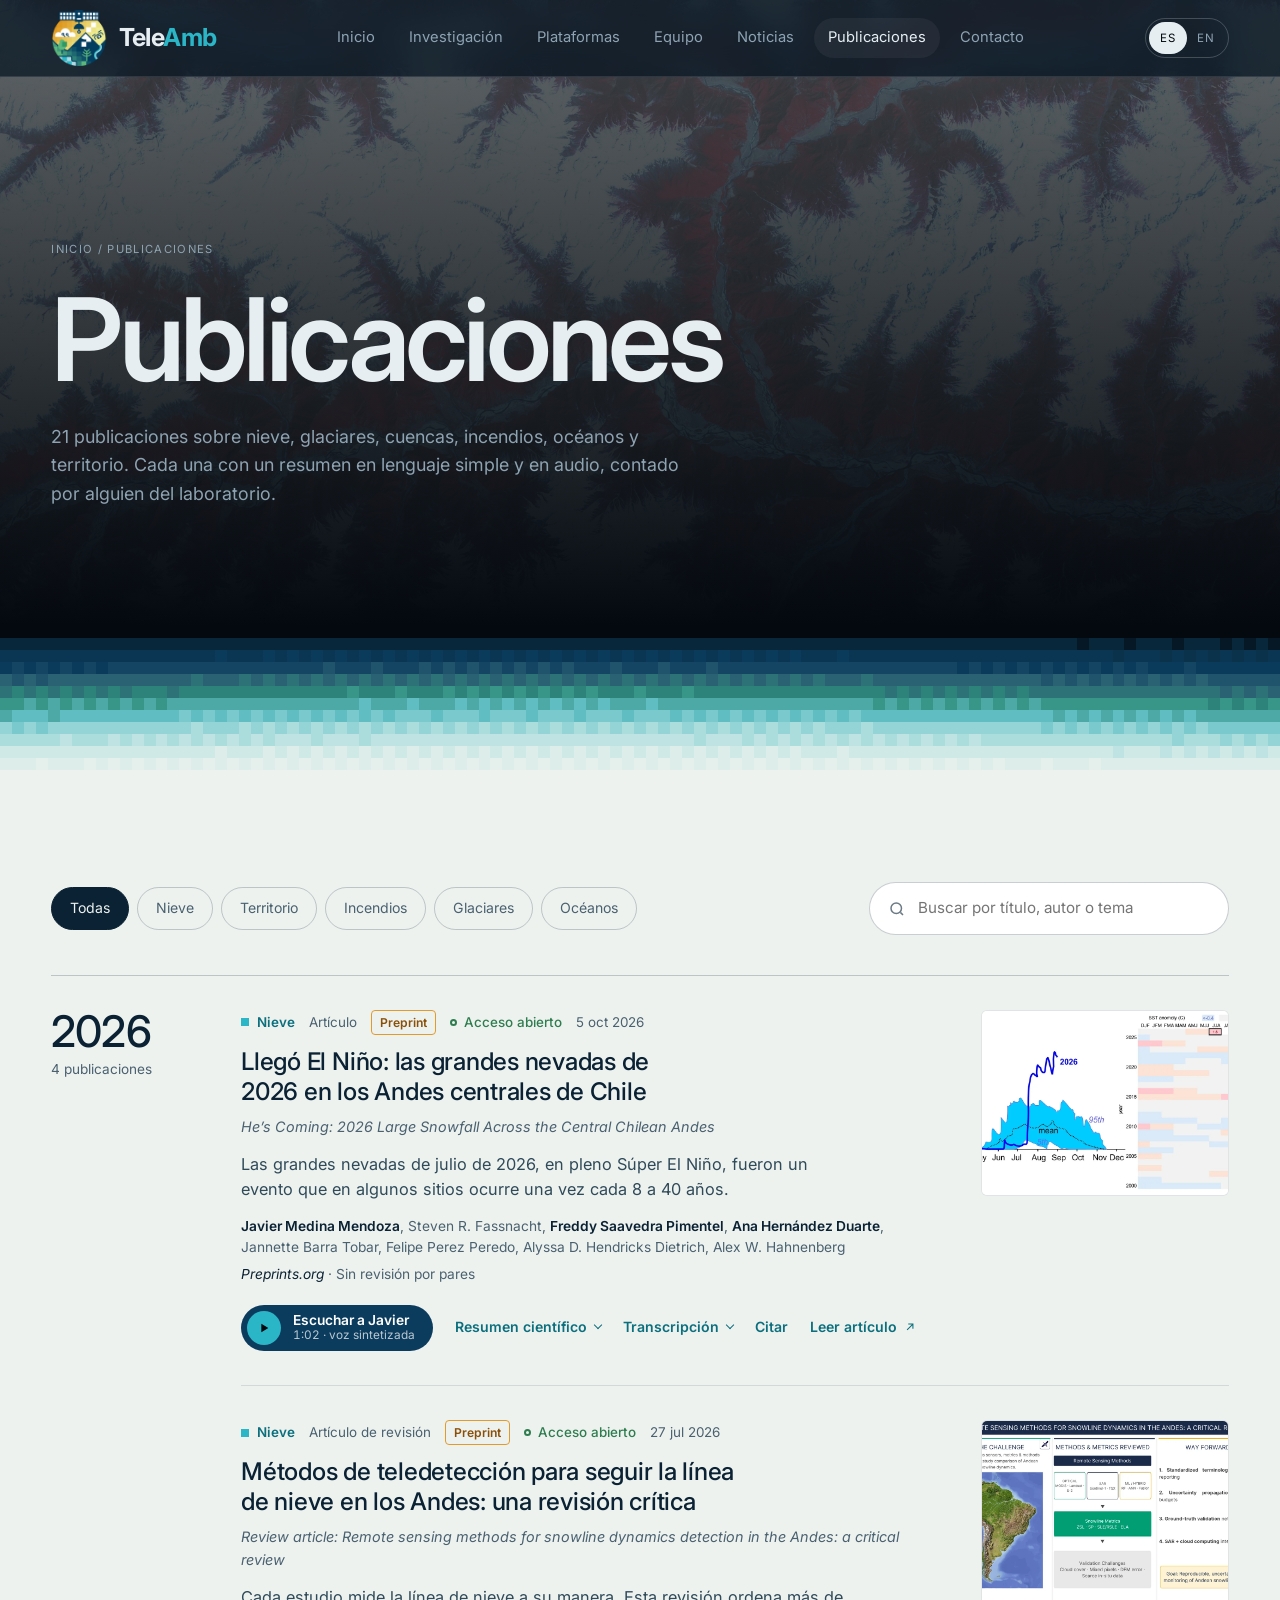
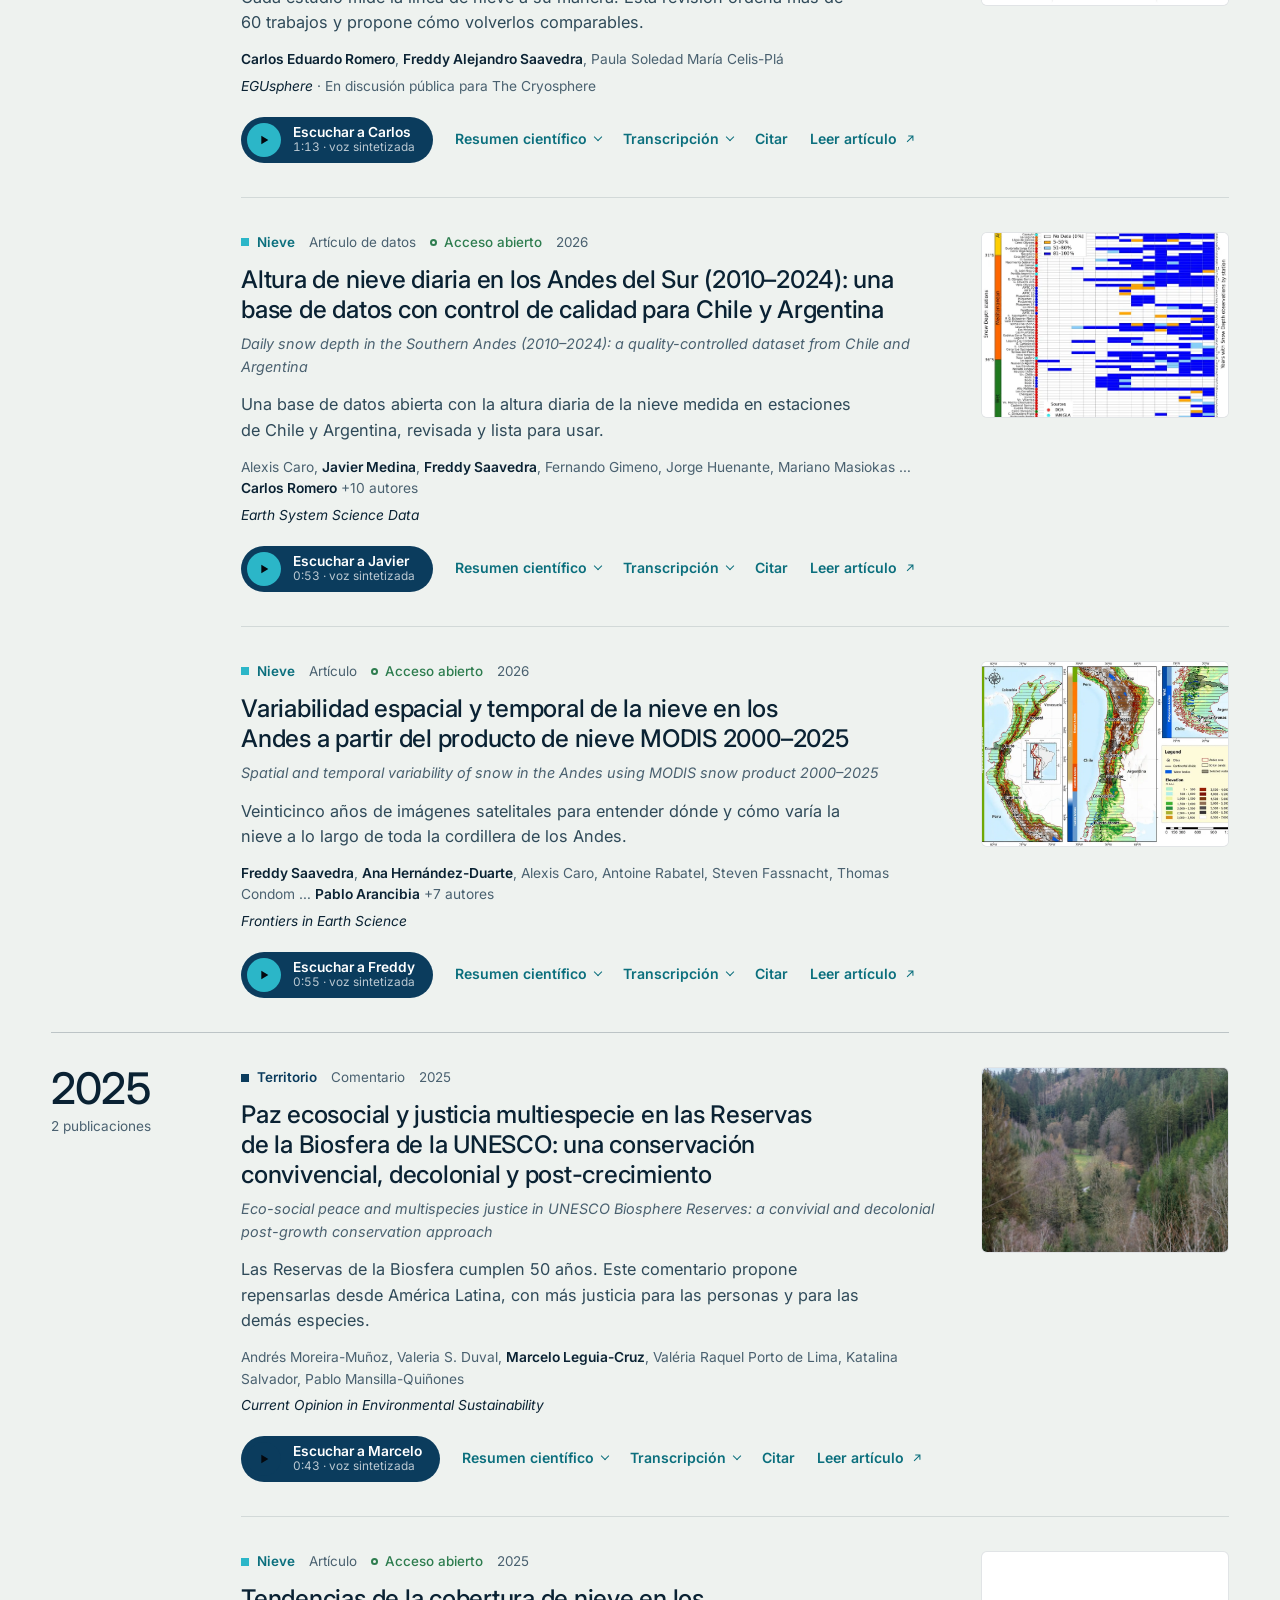
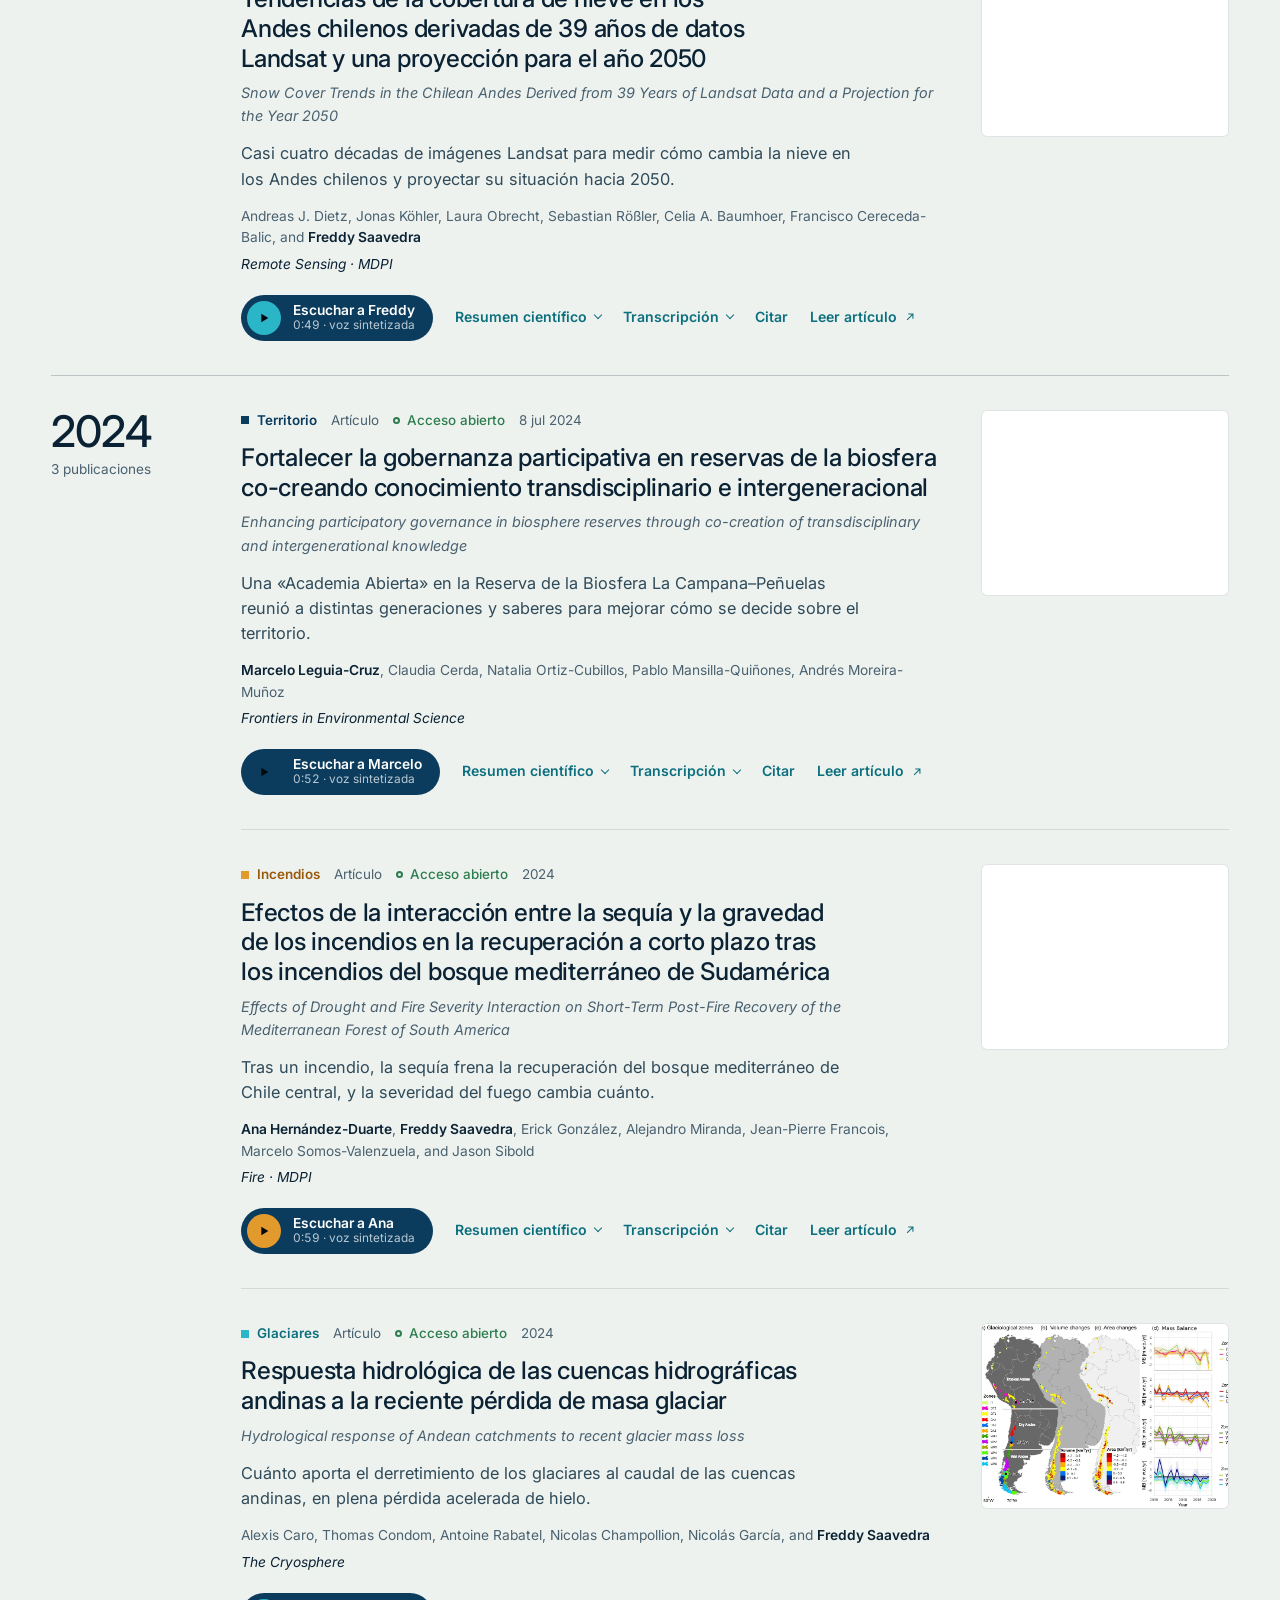
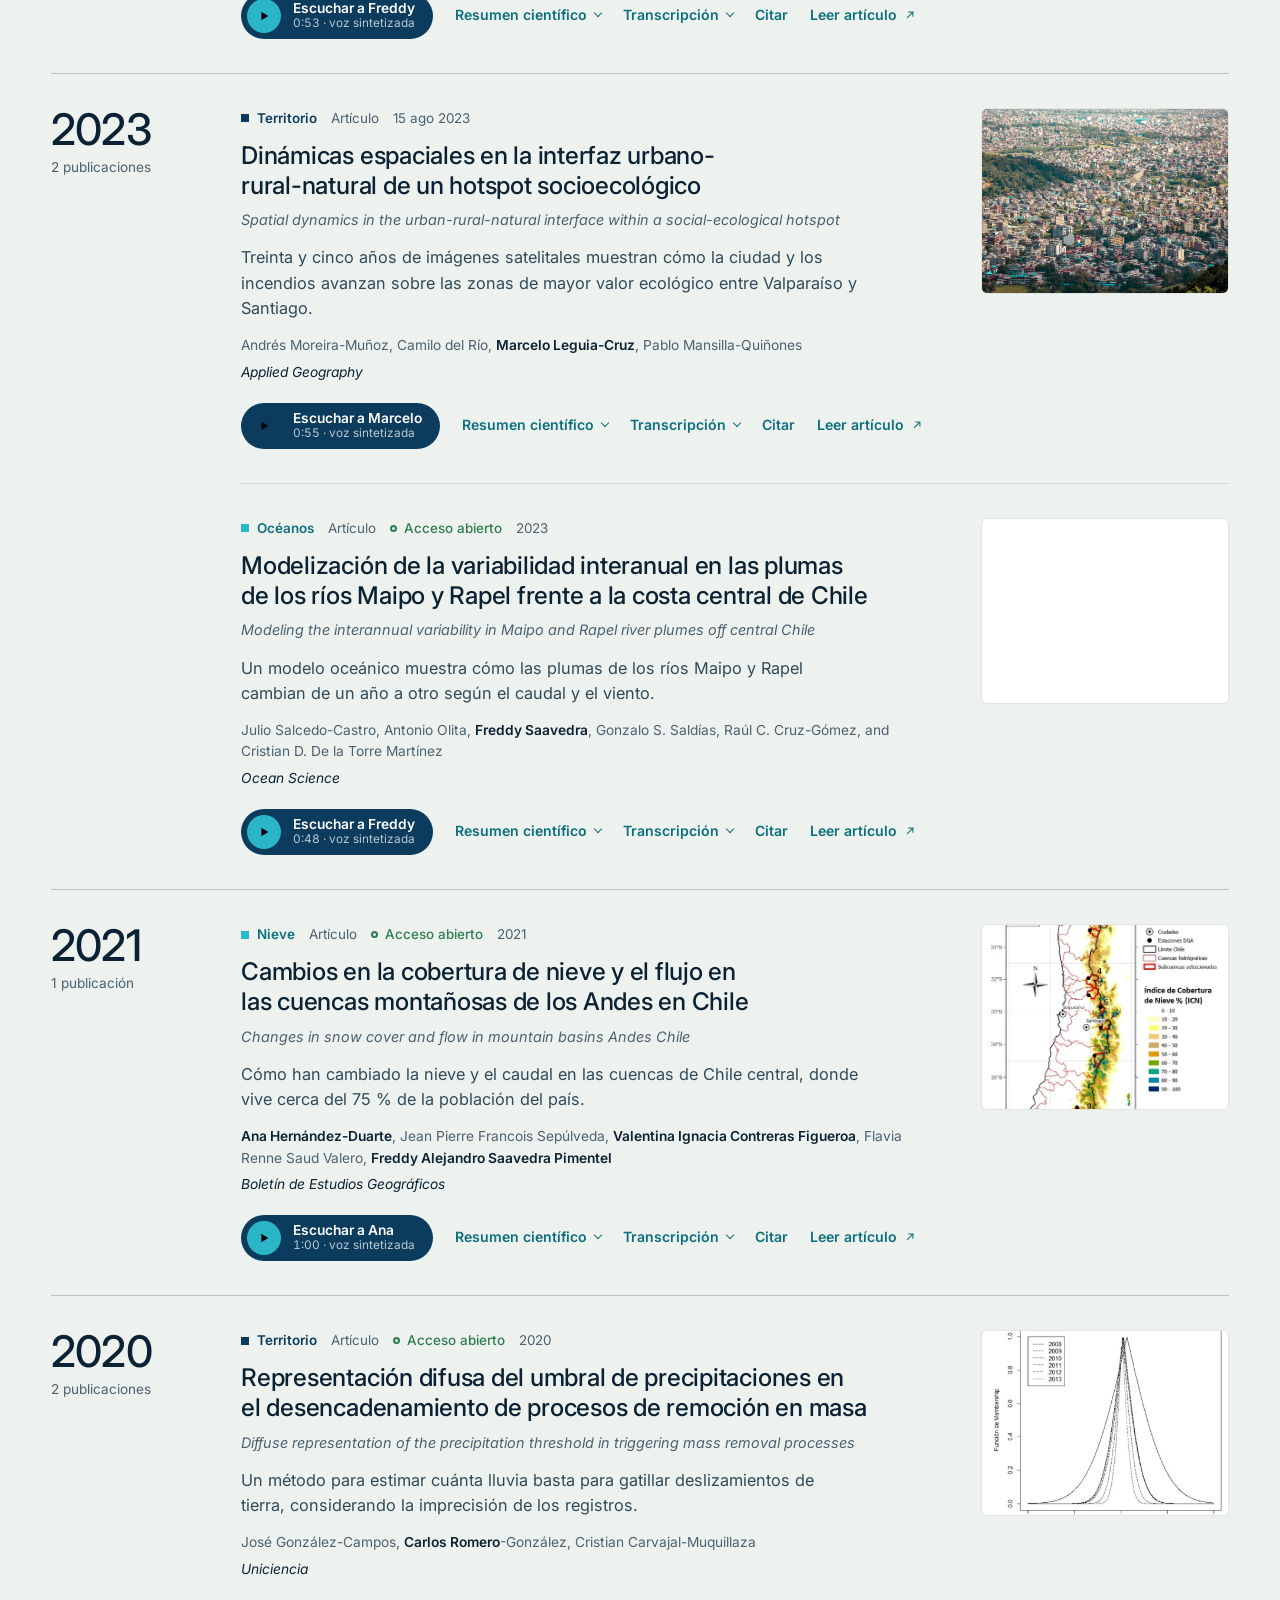
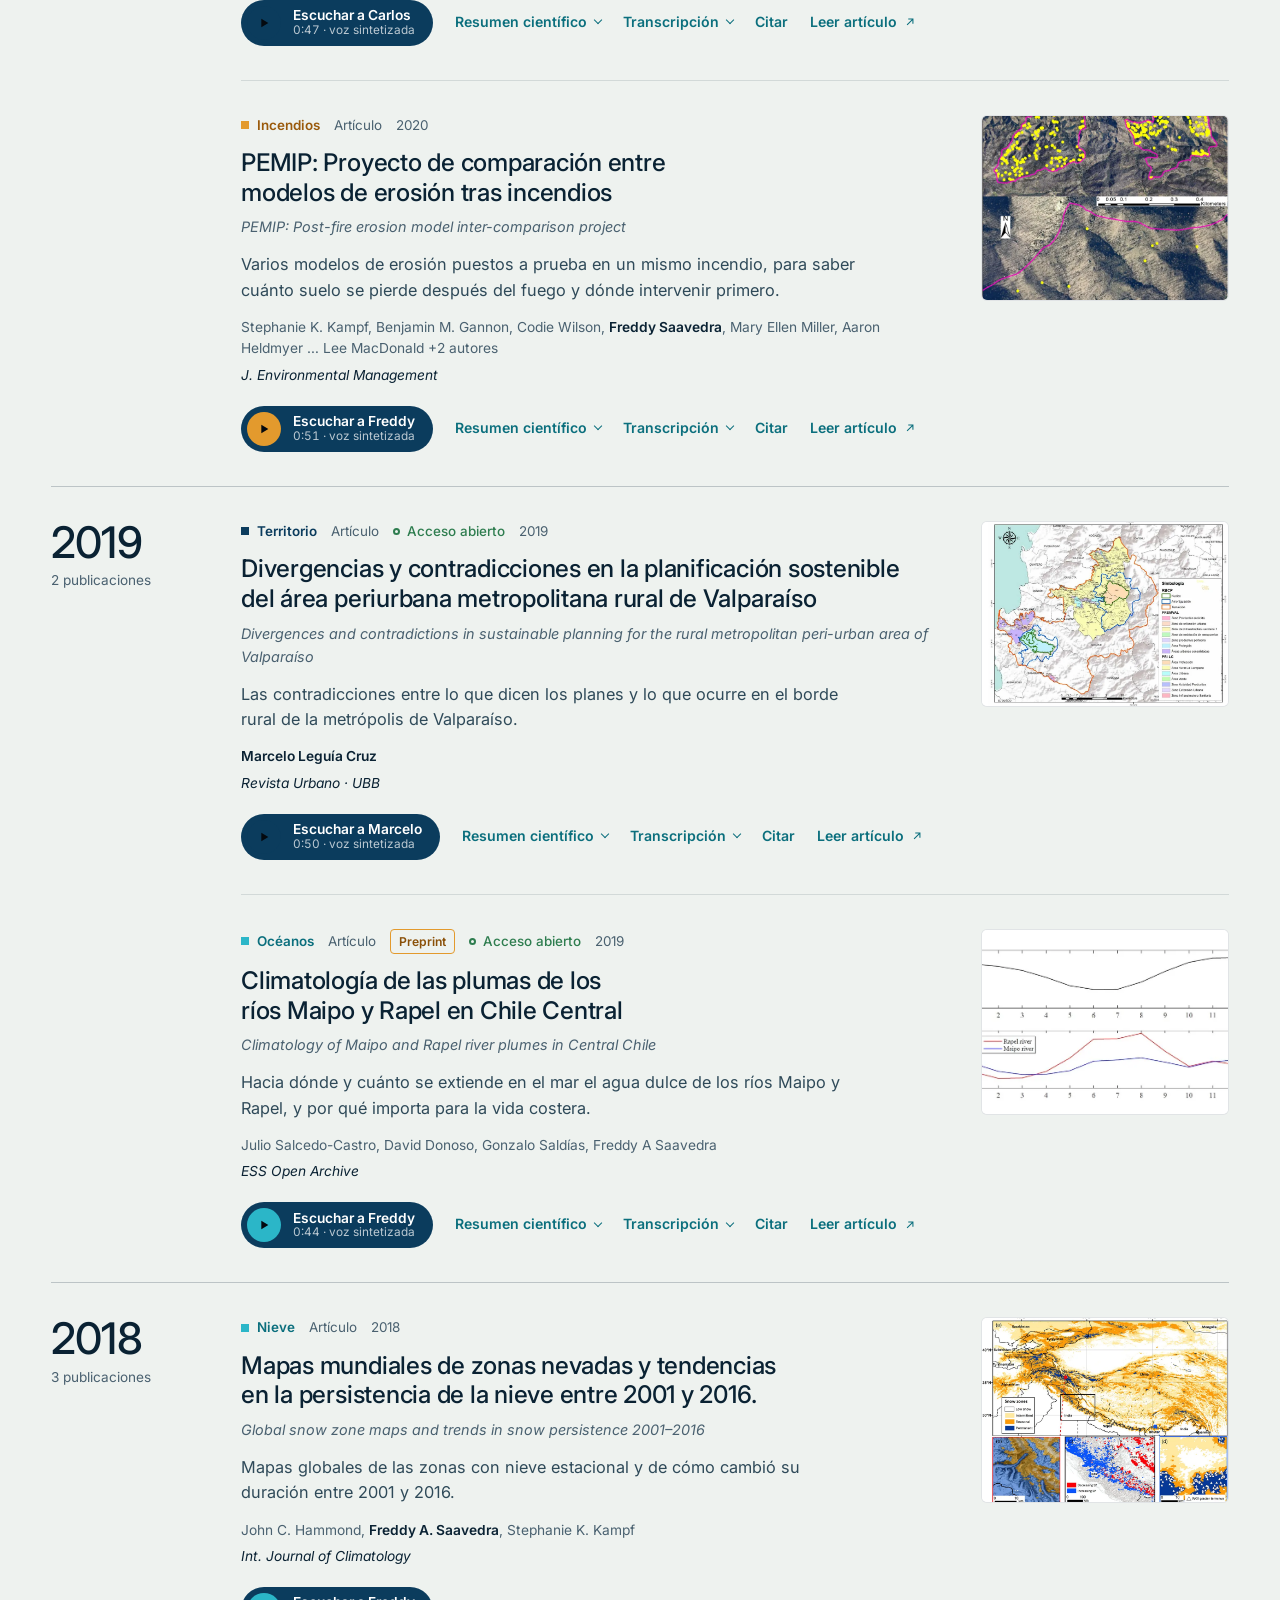
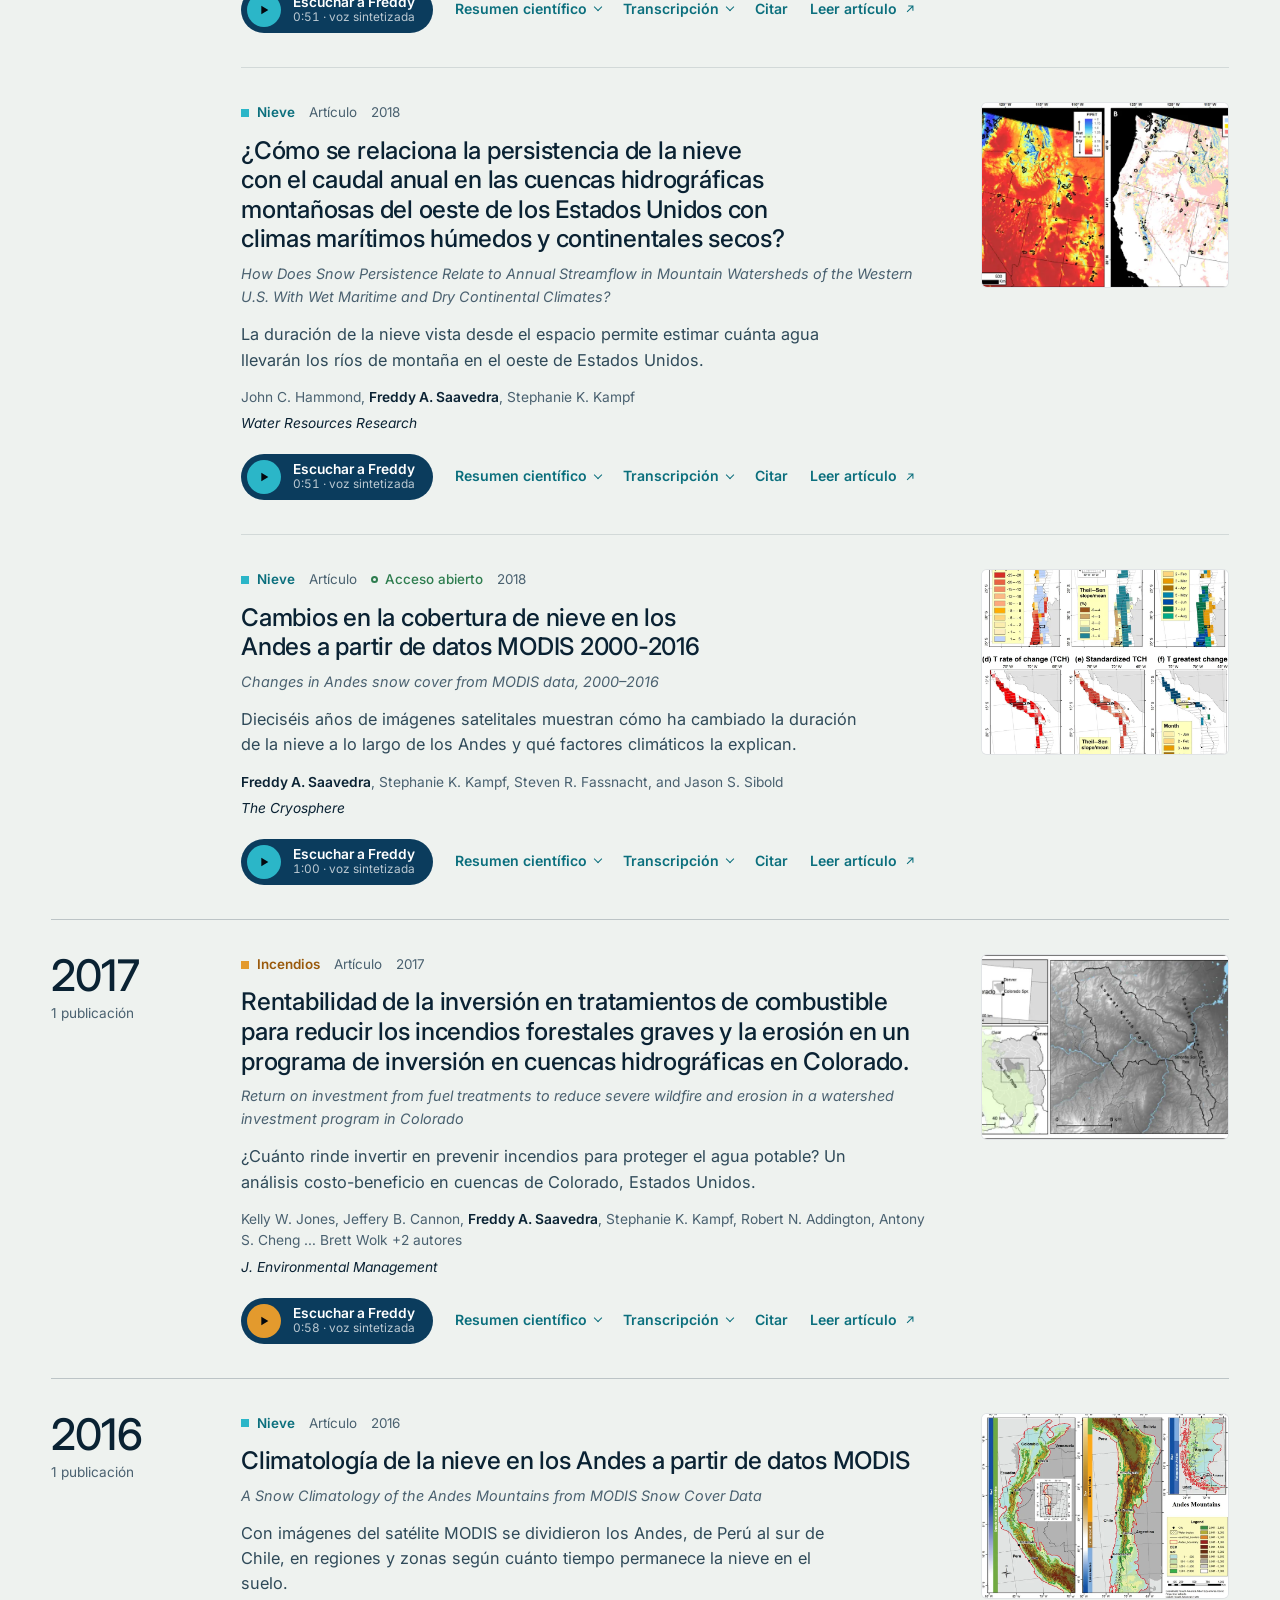
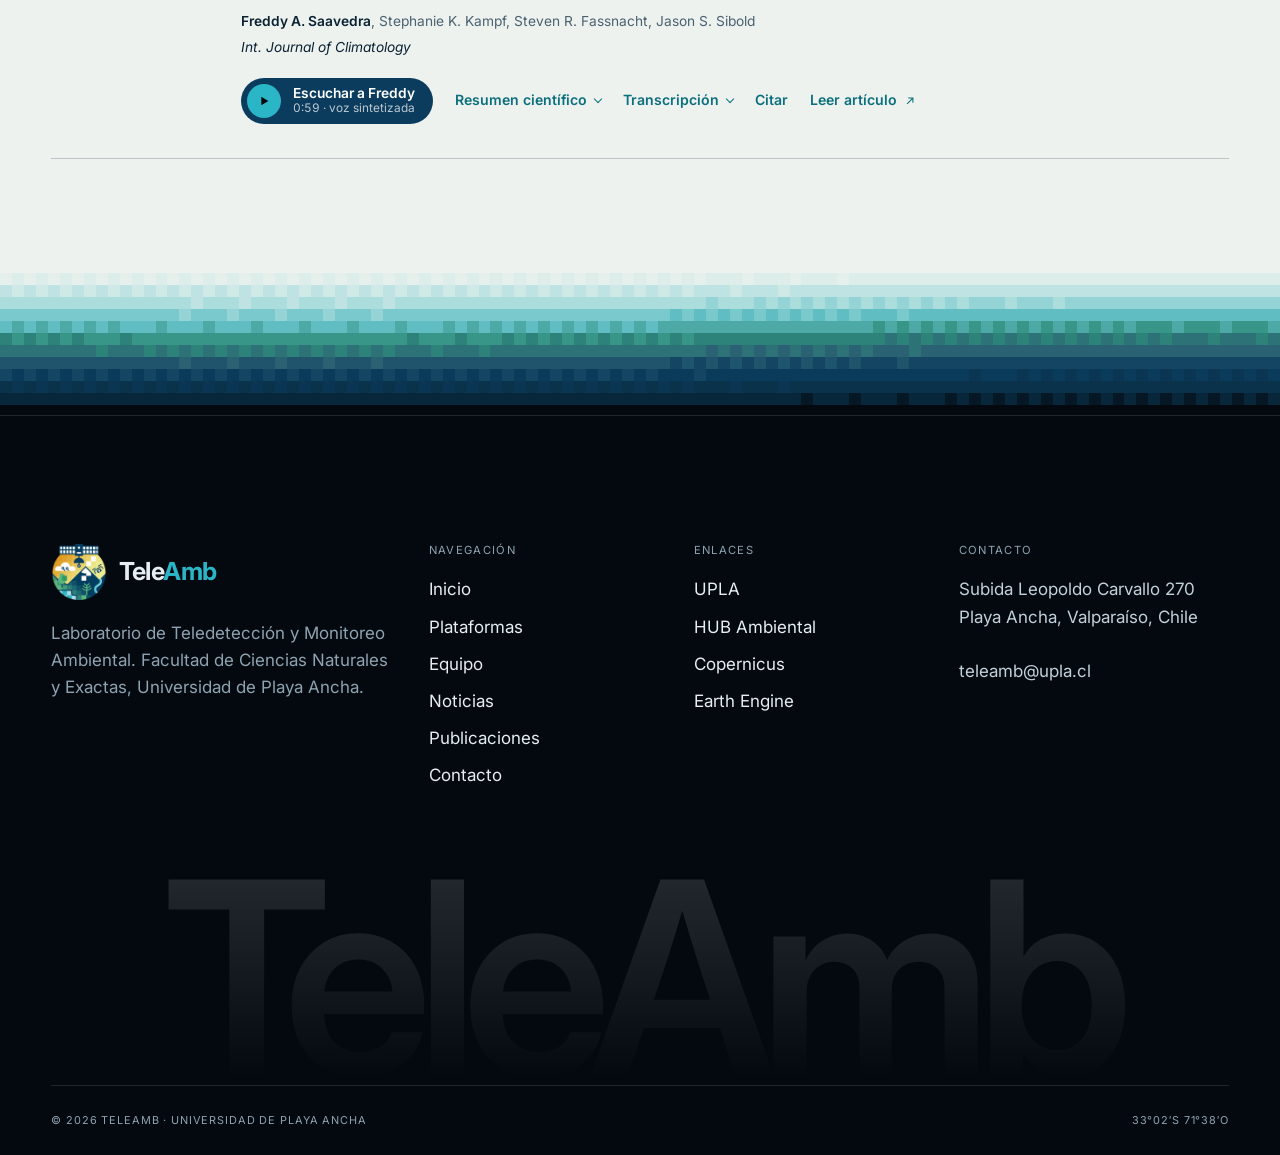
<file: publicaciones.html>
<!doctype html>
<html lang="es">
<head>
  <meta charset="utf-8">
  <meta name="viewport" content="width=device-width, initial-scale=1">
  <script>try{var l=new URLSearchParams(location.search).get("lang")||localStorage.getItem("ta-lang");if(l==="en"){document.documentElement.classList.add("lang-pending");setTimeout(function(){document.documentElement.classList.remove("lang-pending")},2500)}}catch(e){}</script>
  <title>Publicaciones · TeleAmb UPLA</title>
  <meta name="description" content="Publicaciones científicas del Laboratorio de Teledetección y Monitoreo Ambiental: nieve, glaciares, incendios, océanos y planificación territorial.">
  <meta name="theme-color" content="#04090f">
  <link rel="icon" href="assets/img/favicon.png">
  <link rel="apple-touch-icon" href="assets/img/apple-touch-icon.png">
  <link rel="preconnect" href="https://fonts.googleapis.com">
  <link rel="preconnect" href="https://fonts.gstatic.com" crossorigin>
  <link href="https://fonts.googleapis.com/css2?family=Inter:wght@400;500;600;700&display=swap" rel="stylesheet">
  <link rel="stylesheet" href="assets/css/styles.css">
  <script async src="https://www.googletagmanager.com/gtag/js?id=G-C6QRCWL86H"></script>
  <script>
    window.dataLayer = window.dataLayer || [];
    function gtag(){dataLayer.push(arguments);}
    gtag('js', new Date());
    gtag('config', 'G-C6QRCWL86H');
  </script>
</head>
<body>
  <a class="skip-link" href="#contenido">Saltar al contenido</a>

  <header class="site-header">
    <nav class="nav container" aria-label="Principal">
      <a class="brand" href="index.html" aria-label="TeleAmb, inicio">
        <img src="assets/img/teleamb-icon.png" alt="" width="56" height="56">
        <span class="brand__text">
          <span class="brand__name">Tele<b>Amb</b></span>
        </span>
      </a>
      <ul class="nav__links">
        <li><a href="index.html">Inicio</a></li>
        <li><a href="index.html#lineas">Investigación</a></li>
        <li><a href="plataformas.html">Plataformas</a></li>
        <li><a href="team.html">Equipo</a></li>
        <li><a href="noticias.html">Noticias</a></li>
        <li><a href="publicaciones.html" aria-current="page">Publicaciones</a></li>
        <li><a href="contact.html">Contacto</a></li>
      </ul>
      <div class="nav__cta">
        <button class="nav-toggle" type="button" aria-label="Abrir menú" aria-expanded="false"><span></span><span></span></button>
      </div>
    </nav>
  </header>

  <main id="contenido">
    <section class="page-hero">
      <div class="page-hero__bg" style="background-image:url('assets/img/fondo/satelital.webp')"></div>
      <div class="container">
        <p class="breadcrumb"><a href="index.html">Inicio</a> / Publicaciones</p>
        <h1 class="display">Publicaciones</h1>
        <p class="lead"><span data-pubs-count>21</span> publicaciones sobre nieve, glaciares, cuencas, incendios, océanos y territorio. Cada una con un resumen en lenguaje simple y en audio, contado por alguien del laboratorio.</p>
      </div>
    </section>

    <div class="seam" data-seam="night paper" aria-hidden="true"></div>

    <section class="section section--tight">
      <div class="container">
        <div class="toolbar">
          <div class="team-filter" data-pubs-filters role="group" aria-label="Filtrar por tema" style="margin:0"></div>
          <label class="search">
            <svg viewBox="0 0 24 24" fill="none" stroke="currentColor" stroke-width="2" aria-hidden="true"><circle cx="11" cy="11" r="7"/><path d="m20 20-3.5-3.5"/></svg>
            <input type="search" placeholder="Buscar por título, autor o tema" aria-label="Buscar publicaciones" data-pubs-search>
          </label>
        </div>
        <div class="pub-list" data-pubs></div>
      </div>
    </section>
  </main>

  <div class="seam" data-seam="paper night" aria-hidden="true"></div>
  <footer class="site-footer">
    <div class="container">
      <div class="footer-grid">
        <div class="footer-about">
          <a class="brand" href="index.html">
            <img src="assets/img/teleamb-icon.png" alt="" width="56" height="56">
            <span class="brand__text"><span class="brand__name">Tele<b>Amb</b></span></span>
          </a>
          <p>Laboratorio de Teledetección y Monitoreo Ambiental. Facultad de Ciencias Naturales y Exactas, Universidad de Playa Ancha.</p>
        </div>
        <div>
          <h4>Navegación</h4>
          <ul>
            <li><a href="index.html">Inicio</a></li>
            <li><a href="plataformas.html">Plataformas</a></li>
            <li><a href="team.html">Equipo</a></li>
            <li><a href="noticias.html">Noticias</a></li>
            <li><a href="publicaciones.html">Publicaciones</a></li>
            <li><a href="contact.html">Contacto</a></li>
          </ul>
        </div>
        <div>
          <h4>Enlaces</h4>
          <ul>
            <li><a href="https://www.upla.cl" target="_blank" rel="noopener">UPLA</a></li>
            <li><a href="https://hubambientalupla.cl" target="_blank" rel="noopener">HUB Ambiental</a></li>
            <li><a href="https://dataspace.copernicus.eu" target="_blank" rel="noopener">Copernicus</a></li>
            <li><a href="https://earthengine.google.com" target="_blank" rel="noopener">Earth Engine</a></li>
          </ul>
        </div>
        <div>
          <h4>Contacto</h4>
          <address>
            Subida Leopoldo Carvallo 270<br>
            Playa Ancha, Valparaíso, Chile<br><br>
            <a href="mailto:teleamb@upla.cl">teleamb@upla.cl</a>
          </address>
        </div>
      </div>
      <div class="footer-wordmark" aria-hidden="true">TeleAmb</div>
      <div class="footer-bottom">
        <span>© <span data-year>2026</span> TeleAmb · Universidad de Playa Ancha</span>
        <span>33°02′S 71°38′O</span>
      </div>
    </div>
  </footer>

  <script src="assets/js/i18n-en.js" defer></script>
  <script src="assets/js/i18n.js" defer></script>
  <script src="assets/js/seams.js" defer></script>
  <script src="assets/js/main.js" defer></script>
  <script src="assets/js/data.js" defer></script>
</body>
</html>
</file>
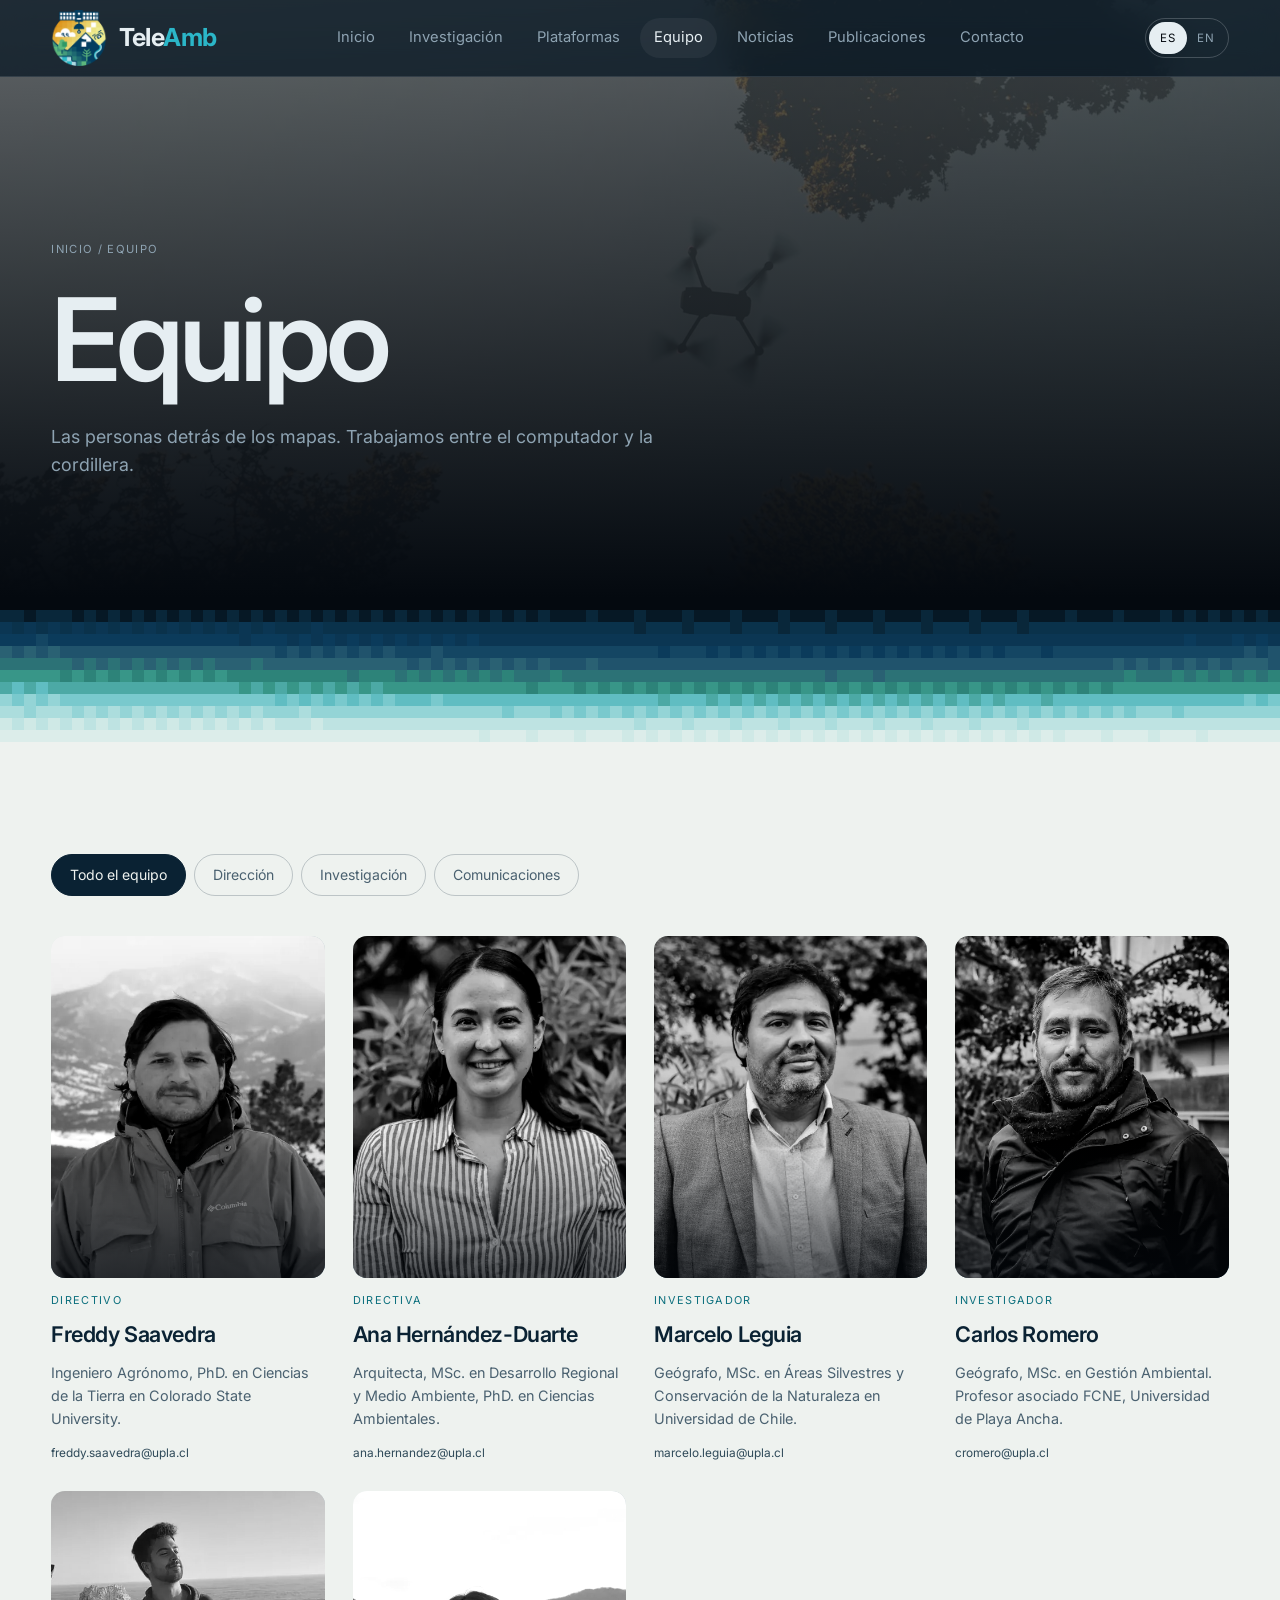
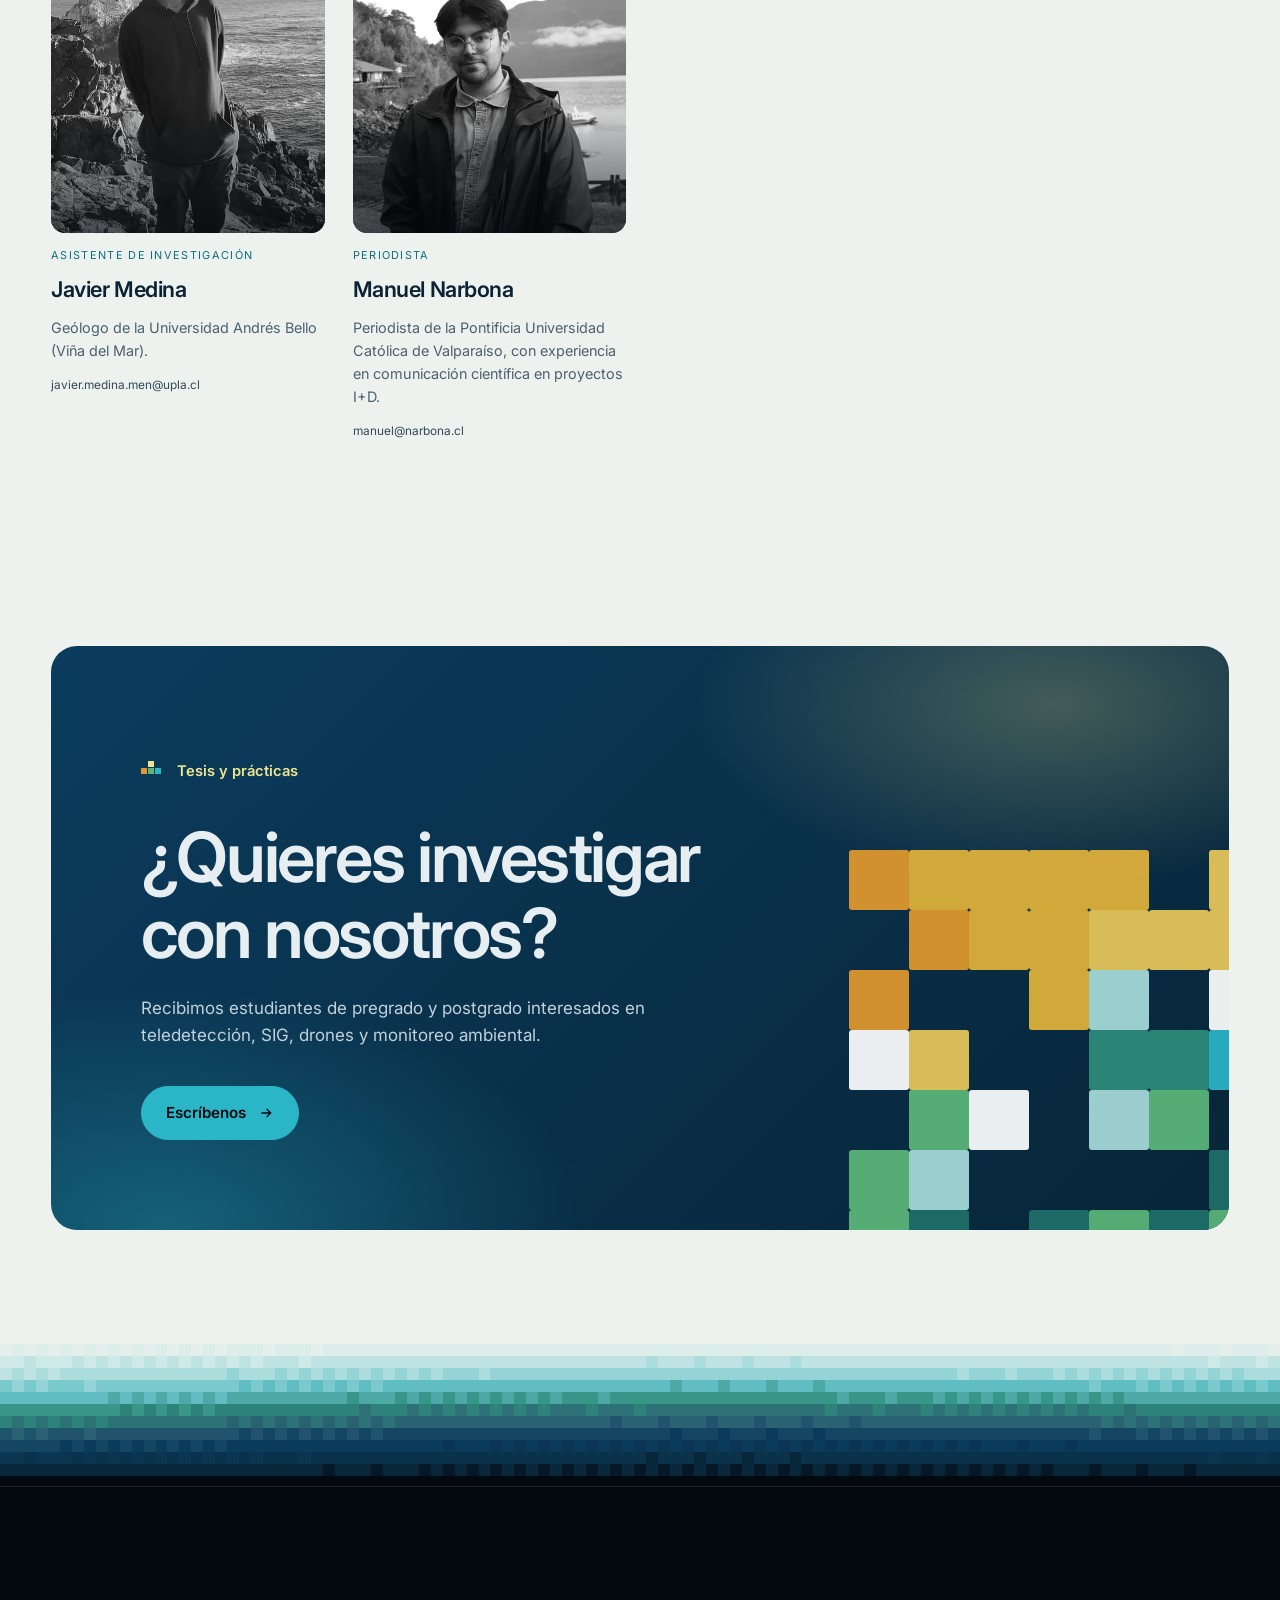
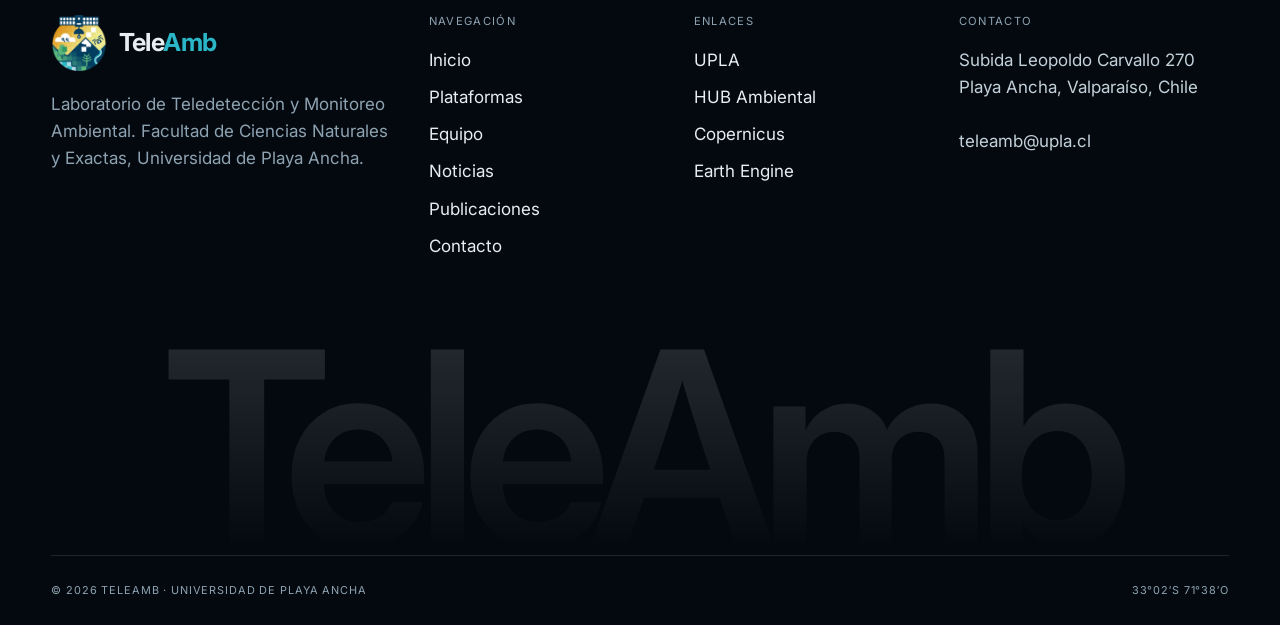
<file: team.html>
<!doctype html>
<html lang="es">
<head>
  <meta charset="utf-8">
  <meta name="viewport" content="width=device-width, initial-scale=1">
  <script>try{var l=new URLSearchParams(location.search).get("lang")||localStorage.getItem("ta-lang");if(l==="en"){document.documentElement.classList.add("lang-pending");setTimeout(function(){document.documentElement.classList.remove("lang-pending")},2500)}}catch(e){}</script>
  <title>Equipo · TeleAmb UPLA</title>
  <meta name="description" content="Equipo multidisciplinario del Laboratorio de Teledetección y Monitoreo Ambiental de la Universidad de Playa Ancha.">
  <meta name="theme-color" content="#04090f">
  <link rel="icon" href="assets/img/favicon.png">
  <link rel="apple-touch-icon" href="assets/img/apple-touch-icon.png">
  <link rel="preconnect" href="https://fonts.googleapis.com">
  <link rel="preconnect" href="https://fonts.gstatic.com" crossorigin>
  <link href="https://fonts.googleapis.com/css2?family=Inter:wght@400;500;600;700&display=swap" rel="stylesheet">
  <link rel="stylesheet" href="assets/css/styles.css">
  <script async src="https://www.googletagmanager.com/gtag/js?id=G-C6QRCWL86H"></script>
  <script>
    window.dataLayer = window.dataLayer || [];
    function gtag(){dataLayer.push(arguments);}
    gtag('js', new Date());
    gtag('config', 'G-C6QRCWL86H');
  </script>
</head>
<body>
  <a class="skip-link" href="#contenido">Saltar al contenido</a>

  <header class="site-header">
    <nav class="nav container" aria-label="Principal">
      <a class="brand" href="index.html" aria-label="TeleAmb, inicio">
        <img src="assets/img/teleamb-icon.png" alt="" width="56" height="56">
        <span class="brand__text">
          <span class="brand__name">Tele<b>Amb</b></span>
        </span>
      </a>
      <ul class="nav__links">
        <li><a href="index.html">Inicio</a></li>
        <li><a href="index.html#lineas">Investigación</a></li>
        <li><a href="plataformas.html">Plataformas</a></li>
        <li><a href="team.html" aria-current="page">Equipo</a></li>
        <li><a href="noticias.html">Noticias</a></li>
        <li><a href="publicaciones.html">Publicaciones</a></li>
        <li><a href="contact.html">Contacto</a></li>
      </ul>
      <div class="nav__cta">
        <button class="nav-toggle" type="button" aria-label="Abrir menú" aria-expanded="false"><span></span><span></span></button>
      </div>
    </nav>
  </header>

  <main id="contenido">
    <section class="page-hero">
      <div class="page-hero__bg" style="background-image:url('assets/img/fondo/drones.webp')"></div>
      <div class="container">
        <p class="breadcrumb"><a href="index.html">Inicio</a> / Equipo</p>
        <h1 class="display">Equipo</h1>
        <p class="lead">Las personas detrás de los mapas. Trabajamos entre el computador y la cordillera.</p>
      </div>
    </section>

    <div class="seam" data-seam="night paper" aria-hidden="true"></div>

    <section class="section section--tight">
      <div class="container">
        <div class="team-filter" data-team-filters role="group" aria-label="Filtrar equipo"></div>
        <div class="team-grid" data-team="todos"></div>
      </div>
    </section>

    <section class="section section--tight">
      <div class="container">
        <div class="cta" data-reveal>
          <div class="cta__pixels" data-pixels aria-hidden="true"></div>
          <p class="eyebrow" style="color:var(--sand)">Tesis y prácticas</p>
          <h2 class="h2">¿Quieres investigar con nosotros?</h2>
          <p>Recibimos estudiantes de pregrado y postgrado interesados en teledetección, SIG, drones y monitoreo ambiental.</p>
          <a class="btn btn--primary" href="contact.html">Escríbenos
            <svg viewBox="0 0 24 24" fill="none" stroke="currentColor" stroke-width="2" aria-hidden="true"><path d="M5 12h14M13 6l6 6-6 6"/></svg>
          </a>
        </div>
      </div>
    </section>
  </main>

  <div class="seam" data-seam="paper night" aria-hidden="true"></div>
  <footer class="site-footer">
    <div class="container">
      <div class="footer-grid">
        <div class="footer-about">
          <a class="brand" href="index.html">
            <img src="assets/img/teleamb-icon.png" alt="" width="56" height="56">
            <span class="brand__text"><span class="brand__name">Tele<b>Amb</b></span></span>
          </a>
          <p>Laboratorio de Teledetección y Monitoreo Ambiental. Facultad de Ciencias Naturales y Exactas, Universidad de Playa Ancha.</p>
        </div>
        <div>
          <h4>Navegación</h4>
          <ul>
            <li><a href="index.html">Inicio</a></li>
            <li><a href="plataformas.html">Plataformas</a></li>
            <li><a href="team.html">Equipo</a></li>
            <li><a href="noticias.html">Noticias</a></li>
            <li><a href="publicaciones.html">Publicaciones</a></li>
            <li><a href="contact.html">Contacto</a></li>
          </ul>
        </div>
        <div>
          <h4>Enlaces</h4>
          <ul>
            <li><a href="https://www.upla.cl" target="_blank" rel="noopener">UPLA</a></li>
            <li><a href="https://hubambientalupla.cl" target="_blank" rel="noopener">HUB Ambiental</a></li>
            <li><a href="https://dataspace.copernicus.eu" target="_blank" rel="noopener">Copernicus</a></li>
            <li><a href="https://earthengine.google.com" target="_blank" rel="noopener">Earth Engine</a></li>
          </ul>
        </div>
        <div>
          <h4>Contacto</h4>
          <address>
            Subida Leopoldo Carvallo 270<br>
            Playa Ancha, Valparaíso, Chile<br><br>
            <a href="mailto:teleamb@upla.cl">teleamb@upla.cl</a>
          </address>
        </div>
      </div>
      <div class="footer-wordmark" aria-hidden="true">TeleAmb</div>
      <div class="footer-bottom">
        <span>© <span data-year>2026</span> TeleAmb · Universidad de Playa Ancha</span>
        <span>33°02′S 71°38′O</span>
      </div>
    </div>
  </footer>

  <script src="assets/js/i18n-en.js" defer></script>
  <script src="assets/js/i18n.js" defer></script>
  <script src="assets/js/seams.js" defer></script>
  <script src="assets/js/main.js" defer></script>
  <script src="assets/js/data.js" defer></script>
</body>
</html>
</file>
<file: assets/css/styles.css>
/* ==========================================================================
   TeleAmb — Laboratorio de Teledetección y Monitoreo Ambiental (UPLA)
   ========================================================================== */

:root {
  --paper: #eef2ef;
  --paper-2: #e2e8e4;
  --sky: #e2edf1;
  --ink: #0a2233;
  --night: #04090f;

  --navy: #0b3c5d;
  --cyan: #2bb6c8;
  --cyan-2: #7fe0ec;
  --green: #5cb87a;
  --teal: #2e8c7a;
  --ochre: #e39a2d;
  --sand: #efe58f;

  /* Tema claro (base) */
  --bg: var(--paper);
  --bg-2: #f8faf9;
  --bg-3: #e6ede9;
  --text: var(--ink);
  --text-2: #2f4a59;
  --muted: #4a6170;
  --line: rgba(10, 34, 51, 0.12);
  --line-2: rgba(10, 34, 51, 0.22);
  --accent: #0b6f7d;
  --accent-2: #0b3c5d;
  --ok: #2e7d4f;
  --hover: rgba(10, 34, 51, 0.04);
  --chip-bg: rgba(10, 34, 51, 0.06);
  --field-bg: #fff;
  --tag-bg: rgba(255, 255, 255, 0.75);
  --on-accent: var(--night);

  --f-body: "Inter", system-ui, -apple-system, "Segoe UI", sans-serif;
  --f-display: var(--f-body);
  --f-mono: var(--f-body);

  --container: 1320px;
  --gutter: clamp(20px, 4vw, 56px);
  --radius: 18px;
  --ease: cubic-bezier(0.22, 1, 0.36, 1);
  color-scheme: light;
}

/* Tema oscuro: momentos inmersivos (imágenes, laboratorio, cabecera y pie) */
.theme-dark,
.site-header,
.site-footer,
.hero,
.page-hero,
.feature,
.cta,
.scale-card,
.line-card {
  --bg: var(--night);
  --bg-2: #08131d;
  --bg-3: #0d1c2a;
  --text: #e6eef2;
  --text-2: #c3d1da;
  --muted: #8ea3b2;
  --line: rgba(230, 238, 242, 0.12);
  --line-2: rgba(230, 238, 242, 0.22);
  --accent: var(--cyan);
  --accent-2: var(--cyan-2);
  --ok: var(--green);
  --hover: rgba(255, 255, 255, 0.05);
  --chip-bg: rgba(255, 255, 255, 0.08);
  --field-bg: rgba(255, 255, 255, 0.03);
  --tag-bg: rgba(4, 9, 15, 0.45);
  color: var(--text);
  color-scheme: dark;
}

.theme-dark {
  background: var(--bg);
}

.section--alt {
  background: var(--sky);
}

/* Colores temáticos tomados del logo: cada tema usa el suyo */
[data-tone="nieve"] {
  --tone: var(--cyan);
  --tone-ink: #0b6f7d;
}

[data-tone="vegetacion"] {
  --tone: var(--green);
  --tone-ink: #2e7d4f;
}

[data-tone="fuego"] {
  --tone: var(--ochre);
  --tone-ink: #9a5a0c;
}

[data-tone="ciudad"] {
  --tone: var(--navy);
  --tone-ink: var(--navy);
}

[data-tone="dron"] {
  --tone: var(--teal);
  --tone-ink: #1f6f6a;
}

/* Costuras de píxeles entre secciones (ver seams.js) */
.seam {
  position: relative;
  height: clamp(110px, 12vw, 180px);
  overflow: hidden;
  line-height: 0;
}

.seam--soft {
  height: clamp(56px, 6vw, 84px);
}

.seam--soft canvas {
  image-rendering: auto;
}

.seam canvas {
  position: absolute;
  top: 0;
  left: 0;
  image-rendering: pixelated;
}

*,
*::before,
*::after {
  box-sizing: border-box;
}

html {
  scroll-behavior: smooth;
  -webkit-text-size-adjust: 100%;
}

body {
  margin: 0;
  background: var(--bg);
  color: var(--text);
  font-family: var(--f-body);
  font-size: 17px;
  line-height: 1.6;
  -webkit-font-smoothing: antialiased;
  overflow-x: hidden;
}

img,
canvas,
video {
  display: block;
  max-width: 100%;
}

a {
  color: inherit;
  text-decoration: none;
}

button {
  font: inherit;
  color: inherit;
  cursor: pointer;
}

::selection {
  background: var(--cyan);
  color: var(--night);
}

:focus-visible {
  outline: 2px solid var(--accent);
  outline-offset: 3px;
}

.skip-link {
  position: absolute;
  left: 16px;
  top: -60px;
  z-index: 200;
  padding: 10px 16px;
  background: var(--cyan);
  color: var(--night);
  border-radius: 8px;
  font-weight: 600;
}

.skip-link:focus {
  top: 16px;
}

.container {
  width: 100%;
  max-width: var(--container);
  margin-inline: auto;
  padding-inline: var(--gutter);
}

/* ---------- Tipografía ---------- */

h1,
h2,
h3,
h4 {
  font-family: var(--f-display);
  font-weight: 600;
  line-height: 1.1;
  letter-spacing: -0.02em;
  margin: 0;
}

.display {
  font-size: clamp(2.8rem, 8vw, 7.5rem);
  letter-spacing: -0.04em;
  line-height: 0.95;
}

.h2 {
  font-size: clamp(2.1rem, 5vw, 4.25rem);
  letter-spacing: -0.035em;
}

.h3 {
  font-size: clamp(1.35rem, 2.2vw, 1.9rem);
}

.lead {
  font-size: clamp(1.05rem, 1.4vw, 1.3rem);
  color: var(--muted);
  max-width: 60ch;
}

.mono,
.eyebrow {
  font-family: var(--f-mono);
  font-size: 0.75rem;
  letter-spacing: 0.12em;
  text-transform: uppercase;
}

.eyebrow {
  display: inline-flex;
  align-items: center;
  gap: 30px;
  color: var(--accent);
  margin-bottom: 22px;
  font-family: var(--f-body);
  font-size: 0.92rem;
  font-weight: 600;
  letter-spacing: 0;
  text-transform: none;
}

/* Tres píxeles del mosaico del logo */
.eyebrow::before {
  content: "";
  width: 6px;
  height: 6px;
  background: var(--ochre);
  box-shadow: 7px 0 0 var(--green), 14px 0 0 var(--cyan), 7px -7px 0 var(--sand);
}

.text-gradient {
  color: var(--sand);
}

/* ---------- Botones ---------- */

.btn {
  display: inline-flex;
  align-items: center;
  gap: 12px;
  padding: 14px 24px;
  border-radius: 999px;
  border: 1px solid var(--line-2);
  font-size: 0.95rem;
  font-weight: 600;
  transition: background 0.3s var(--ease), color 0.3s var(--ease), border-color 0.3s var(--ease), transform 0.3s var(--ease);
  background: transparent;
}

.btn svg {
  width: 16px;
  height: 16px;
  transition: transform 0.3s var(--ease);
}

.btn:hover svg {
  transform: translateX(4px);
}

.btn--primary {
  background: var(--cyan);
  border-color: var(--cyan);
  color: var(--on-accent);
  font-weight: 600;
}

.btn--primary:hover {
  background: var(--cyan-2);
  border-color: var(--cyan-2);
}

.btn--ghost:hover {
  border-color: var(--text);
  background: var(--hover);
}

.btn--dark {
  background: var(--ink);
  border-color: var(--ink);
  color: var(--paper);
}

.btn--dark:hover {
  background: var(--navy);
}

.link-arrow {
  display: inline-flex;
  align-items: center;
  gap: 8px;
  font-size: 0.95rem;
  font-weight: 600;
  color: var(--accent);
}

.link-arrow::after {
  content: "→";
  transition: transform 0.3s var(--ease);
}

.link-arrow:hover::after {
  transform: translateX(4px);
}

/* ---------- Header ---------- */

.site-header {
  position: fixed;
  inset: 0 0 auto 0;
  z-index: 100;
  transition: background 0.4s var(--ease), border-color 0.4s var(--ease), transform 0.4s var(--ease);
  background: rgba(6, 22, 34, 0.72);
  backdrop-filter: blur(14px) saturate(140%);
  -webkit-backdrop-filter: blur(14px) saturate(140%);
  border-bottom: 1px solid var(--line);
}

.site-header.is-scrolled {
  background: rgba(6, 22, 34, 0.94);
  backdrop-filter: blur(14px) saturate(140%);
  -webkit-backdrop-filter: blur(14px) saturate(140%);
  border-color: var(--line);
}

.site-header.is-hidden {
  transform: translateY(-100%);
}

.nav {
  display: flex;
  align-items: center;
  justify-content: space-between;
  height: 76px;
  gap: 24px;
}

.brand {
  display: flex;
  align-items: center;
  gap: 12px;
}

.brand img {
  height: 56px;
  width: auto;
}

.brand__text {
  display: flex;
  flex-direction: column;
  line-height: 1.1;
}

.brand__name {
  font-family: var(--f-display);
  font-weight: 700;
  font-size: 1.55rem;
  letter-spacing: -0.02em;
}

.brand__name b {
  color: var(--accent);
  font-weight: 700;
}

.nav__links {
  display: flex;
  align-items: center;
  gap: 6px;
  list-style: none;
  margin: 0;
  padding: 0;
}

.nav__links a {
  display: block;
  padding: 8px 14px;
  border-radius: 999px;
  font-size: 0.92rem;
  white-space: nowrap;
  color: var(--muted);
  transition: color 0.25s, background 0.25s;
}

.nav__links a:hover,
.nav__links a[aria-current="page"] {
  color: var(--text);
  background: var(--hover);
}

.nav__cta {
  display: flex;
  align-items: center;
  gap: 16px;
}

.nav__clock {
  font-family: var(--f-mono);
  font-size: 0.7rem;
  color: var(--muted);
  letter-spacing: 0.08em;
  white-space: nowrap;
}

.nav__clock span {
  color: var(--green);
}

.nav-toggle {
  display: none;
  width: 44px;
  height: 44px;
  border-radius: 50%;
  border: 1px solid var(--line-2);
  background: transparent;
  position: relative;
}

.nav-toggle span {
  position: absolute;
  left: 13px;
  right: 13px;
  height: 1.5px;
  background: var(--text);
  transition: transform 0.3s var(--ease), top 0.3s var(--ease);
}

.nav-toggle span:nth-child(1) {
  top: 17px;
}

.nav-toggle span:nth-child(2) {
  top: 25px;
}

.nav-open .nav-toggle span:nth-child(1) {
  top: 21px;
  transform: rotate(45deg);
}

.nav-open .nav-toggle span:nth-child(2) {
  top: 21px;
  transform: rotate(-45deg);
}

@media (max-width: 1280px) {
  .nav__clock {
    display: none;
  }
}

@media (max-width: 1100px) {
  .nav__links {
    gap: 0;
  }

  .nav__links a {
    padding: 8px 10px;
    font-size: 0.86rem;
  }

  .nav__cta .btn {
    display: none;
  }
}

@media (max-width: 900px) {
  .nav-toggle {
    display: block;
    z-index: 2;
  }

  .nav__cta .btn {
    display: none;
  }

  .nav__links {
    position: fixed;
    inset: 0;
    flex-direction: column;
    justify-content: center;
    gap: 8px;
    background: rgba(4, 9, 15, 0.97);
    opacity: 0;
    pointer-events: none;
    transition: opacity 0.35s var(--ease);
  }

  .nav__links a {
    font-family: var(--f-display);
    font-size: 2rem;
    color: var(--text);
  }

  .nav-open .nav__links {
    opacity: 1;
    pointer-events: auto;
  }
}

/* ---------- Hero ---------- */

.hero {
  position: relative;
  min-height: 100svh;
  display: flex;
  align-items: flex-end;
  overflow: hidden;
  background:
    radial-gradient(1200px 600px at 70% 30%, rgba(43, 182, 200, 0.12), transparent 60%),
    radial-gradient(900px 500px at 10% 90%, rgba(92, 184, 122, 0.08), transparent 60%),
    var(--bg);
}

.hero__canvas {
  position: absolute;
  inset: 0;
  width: 100%;
  height: 100%;
}

.hero::after {
  content: "";
  position: absolute;
  inset: 0;
  background: linear-gradient(180deg, rgba(4, 9, 15, 0.55) 0%, transparent 25%, transparent 55%, var(--bg) 100%);
  pointer-events: none;
}

.hero__content {
  position: relative;
  z-index: 2;
  padding-bottom: clamp(48px, 9vh, 110px);
  padding-top: 140px;
}

.hero__title {
  max-width: 13ch;
}

.hero__title .line {
  display: block;
  overflow: hidden;
}

.hero__title .line > span {
  display: inline-block;
  transform: translateY(105%);
  animation: rise 1.2s var(--ease) forwards;
}

.hero__title .line:nth-child(2) > span {
  animation-delay: 0.12s;
}

.hero__title .line:nth-child(3) > span {
  animation-delay: 0.24s;
}

@keyframes rise {
  to {
    transform: translateY(0);
  }
}

.hero__bottom {
  display: flex;
  justify-content: space-between;
  align-items: flex-end;
  gap: 32px;
  margin-top: 40px;
  flex-wrap: wrap;
}

.hero__bottom .lead {
  max-width: 48ch;
  color: var(--text-2);
}

.hero__actions {
  display: flex;
  gap: 12px;
  flex-wrap: wrap;
}

.fade-in {
  opacity: 0;
  animation: fadeIn 1s var(--ease) 0.6s forwards;
}

@keyframes fadeIn {
  to {
    opacity: 1;
  }
}

/* HUD */
.hud {
  position: absolute;
  z-index: 3;
  font-family: var(--f-mono);
  font-size: 0.68rem;
  letter-spacing: 0.1em;
  text-transform: uppercase;
  color: var(--muted);
  line-height: 1.8;
  pointer-events: none;
  text-shadow: 0 0 8px var(--bg), 0 0 2px var(--bg);
}

.hud b {
  color: var(--text);
  font-weight: 500;
}

.hud--tr {
  top: 110px;
  right: var(--gutter);
  text-align: right;
}

.hud--ml {
  top: 50%;
  left: var(--gutter);
  transform: translateY(-50%);
  writing-mode: vertical-rl;
  rotate: 180deg;
}

.hud__dot {
  display: inline-block;
  width: 7px;
  height: 7px;
  border-radius: 50%;
  background: var(--green);
  box-shadow: 0 0 10px var(--green);
  margin-right: 8px;
  animation: blink 1.6s infinite;
}

@keyframes blink {
  50% {
    opacity: 0.25;
  }
}

.hud__legend {
  display: flex;
  align-items: center;
  gap: 10px;
  justify-content: flex-end;
  margin-top: 8px;
}

.hud__ramp {
  width: 120px;
  height: 6px;
  border-radius: 3px;
  background: linear-gradient(90deg, #0b3c5d, #2e8c7a, #5cb87a, #e39a2d, #efe58f, #ffffff);
}

.scroll-cue {
  position: absolute;
  z-index: 3;
  left: 50%;
  bottom: 22px;
  transform: translateX(-50%);
  width: 1px;
  height: 46px;
  background: var(--line-2);
  overflow: hidden;
}

.scroll-cue::after {
  content: "";
  position: absolute;
  inset: 0;
  background: var(--cyan);
  animation: scrollcue 2s var(--ease) infinite;
}

@keyframes scrollcue {
  0% {
    transform: translateY(-100%);
  }
  100% {
    transform: translateY(100%);
  }
}

@media (max-width: 720px) {
  .hud--tr {
    top: 92px;
    font-size: 0.6rem;
  }

  .hud--ml {
    display: none;
  }
}

/* ---------- Secciones ---------- */

.section {
  position: relative;
  padding-block: clamp(90px, 13vw, 180px);
}

.section--tight {
  padding-block: clamp(60px, 8vw, 110px);
}

.section--paper {
  background: var(--paper);
  color: var(--ink);
}

.section--paper .lead,
.section--paper .muted {
  color: #4a6170;
}

.section-head {
  display: grid;
  grid-template-columns: 1fr auto;
  align-items: end;
  gap: 32px;
  margin-bottom: clamp(48px, 6vw, 80px);
}

.section-head .lead {
  margin-top: 22px;
}

@media (max-width: 720px) {
  .section-head {
    grid-template-columns: 1fr;
  }
}

.muted {
  color: var(--muted);
}

.grid-lines,
.topo {
  position: absolute;
  inset: 0;
  pointer-events: none;
  background: url("../img/curvas.svg") center / cover no-repeat;
  mask-image: linear-gradient(90deg, transparent 0%, black 45%, black 100%);
  -webkit-mask-image: linear-gradient(90deg, transparent 0%, black 45%, black 100%);
}

/* ---------- Manifiesto ---------- */

.manifesto {
  font-family: var(--f-display);
  font-size: clamp(1.7rem, 3.8vw, 3.4rem);
  line-height: 1.15;
  letter-spacing: -0.025em;
  max-width: 24ch;
}

.manifesto .word {
  opacity: 0.16;
  transition: opacity 0.4s var(--ease);
}

.manifesto .word.is-on {
  opacity: 1;
}

.manifesto em {
  font-style: normal;
  color: var(--accent);
}

.about-grid {
  display: grid;
  grid-template-columns: 1.4fr 1fr;
  gap: clamp(40px, 6vw, 100px);
  align-items: end;
}

.about-grid__side p {
  color: var(--muted);
  margin: 0 0 28px;
}

.field-photo {
  margin: 40px 0 0;
  transform: rotate(-1.2deg);
}

.field-photo img {
  width: 100%;
  aspect-ratio: 4 / 3;
  object-fit: cover;
  border: 8px solid #fff;
  box-shadow: 0 20px 40px -24px rgba(10, 34, 51, 0.5);
}

.field-photo figcaption {
  margin-top: 10px;
  font-size: 0.85rem;
  color: var(--muted);
}

@media (max-width: 900px) {
  .about-grid {
    grid-template-columns: 1fr;
  }
}

/* ---------- Para quién ---------- */

.paths {
  display: grid;
  grid-template-columns: repeat(4, minmax(0, 1fr));
  gap: 16px;
}

.path {
  display: flex;
  flex-direction: column;
  gap: 16px;
  padding: 28px 26px;
  border-radius: var(--radius);
  background: var(--bg-2);
  border: 1px solid var(--line);
  transition: transform 0.4s var(--ease), box-shadow 0.4s var(--ease);
}

.path:hover {
  transform: translateY(-4px);
  box-shadow: 0 24px 50px -30px rgba(11, 60, 93, 0.45);
}

.path__who {
  font-family: var(--f-mono);
  font-size: 0.7rem;
  letter-spacing: 0.12em;
  text-transform: uppercase;
  color: var(--accent);
}

.path h3 {
  font-size: 1.3rem;
  line-height: 1.2;
}

.path ul {
  list-style: none;
  margin: auto 0 0;
  padding: 16px 0 0;
  border-top: 1px solid var(--line);
  display: grid;
  gap: 10px;
}

.path .link-arrow {
  text-transform: none;
  letter-spacing: 0;
  font-family: var(--f-body);
  font-size: 0.92rem;
  font-weight: 500;
}

@media (max-width: 1080px) {
  .paths {
    grid-template-columns: repeat(2, minmax(0, 1fr));
  }
}

@media (max-width: 600px) {
  .paths {
    grid-template-columns: minmax(0, 1fr);
  }
}

/* ---------- Casos ---------- */

.cases-head {
  margin-top: clamp(80px, 10vw, 140px);
}

.cases {
  display: grid;
  grid-template-columns: repeat(3, minmax(0, 1fr));
  gap: 16px;
}

.case {
  display: flex;
  flex-direction: column;
  gap: 20px;
  padding: 30px 28px;
  border-radius: var(--radius);
  background: var(--bg-2);
  border: 1px solid var(--line);
}

.case__tag {
  align-self: flex-start;
  font-family: var(--f-mono);
  font-size: 0.68rem;
  letter-spacing: 0.12em;
  text-transform: uppercase;
  padding: 6px 12px;
  border-radius: 4px;
  background: var(--tone, var(--navy));
  color: var(--night);
}

.case[data-tone="ciudad"] .case__tag {
  color: #e6eef2;
}

.case {
  border-top: 4px solid var(--tone, var(--navy));
}

.case dl {
  margin: 0;
  display: grid;
  gap: 16px;
}

.case dt {
  font-family: var(--f-mono);
  font-size: 0.66rem;
  letter-spacing: 0.12em;
  text-transform: uppercase;
  color: var(--muted);
  margin-bottom: 4px;
}

.case dd {
  margin: 0;
  color: var(--text);
}

.case .link-arrow {
  margin-top: auto;
}

@media (max-width: 900px) {
  .cases {
    grid-template-columns: minmax(0, 1fr);
  }
}

/* ---------- Marquee ---------- */

.marquee {
  border-block: 1px solid var(--line);
  overflow: hidden;
  padding-block: 26px;
}

.marquee__track {
  display: flex;
  gap: 56px;
  width: max-content;
  animation: marquee 40s linear infinite;
}

.marquee:hover .marquee__track {
  animation-play-state: paused;
}

.marquee__item {
  display: flex;
  align-items: center;
  gap: 14px;
  font-family: var(--f-display);
  font-size: clamp(1.2rem, 2vw, 1.6rem);
  white-space: nowrap;
  color: var(--text-2);
}

.marquee__item small {
  font-family: var(--f-mono);
  font-size: 0.65rem;
  letter-spacing: 0.12em;
  color: var(--muted);
  text-transform: uppercase;
  border: 1px solid var(--line-2);
  border-radius: 999px;
  padding: 3px 9px;
}

.marquee__item::after {
  content: "";
  width: 8px;
  height: 8px;
  margin-left: 42px;
  background: var(--sep, var(--cyan));
}

.marquee__item:nth-child(4n + 1) {
  --sep: var(--ochre);
}

.marquee__item:nth-child(4n + 2) {
  --sep: var(--green);
}

.marquee__item:nth-child(4n + 3) {
  --sep: var(--sand);
}

@keyframes marquee {
  to {
    transform: translateX(-50%);
  }
}

/* ---------- Escalas: satélite / dron ---------- */

.scales {
  display: grid;
  grid-template-columns: 1fr 1fr;
  gap: 20px;
}

.scale-card {
  position: relative;
  min-height: 640px;
  border-radius: var(--radius);
  overflow: hidden;
  border: 1px solid var(--line);
  display: flex;
  flex-direction: column;
  justify-content: space-between;
  padding: clamp(24px, 3vw, 40px);
  isolation: isolate;
}

.scale-card__bg {
  position: absolute;
  inset: 0;
  z-index: -2;
  background-size: cover;
  background-position: center;
  transform: scale(1.08);
  transition: transform 1.4s var(--ease);
}

.scale-card:hover .scale-card__bg {
  transform: scale(1.0);
}

.scale-card::before {
  content: "";
  position: absolute;
  inset: 0;
  z-index: -1;
  background: linear-gradient(180deg, rgba(4, 9, 15, 0.4) 0%, rgba(4, 9, 15, 0.15) 22%, rgba(4, 9, 15, 0.75) 48%, rgba(4, 9, 15, 0.96) 75%);
}

.scale-card__top {
  display: flex;
  justify-content: space-between;
  align-items: flex-start;
}

.tag {
  display: inline-flex;
  align-items: center;
  gap: 8px;
  font-family: var(--f-mono);
  font-size: 0.68rem;
  letter-spacing: 0.12em;
  text-transform: uppercase;
  padding: 6px 12px;
  border-radius: 999px;
  border: 1px solid var(--line-2);
  background: var(--tag-bg);
  backdrop-filter: blur(8px);
  -webkit-backdrop-filter: blur(8px);
}

.scale-card h3 {
  font-size: clamp(2rem, 3.6vw, 3.2rem);
  margin-bottom: 14px;
}

.scale-card p {
  color: var(--text-2);
  max-width: 44ch;
  margin: 0 0 26px;
}

.specs {
  display: grid;
  grid-template-columns: repeat(3, 1fr);
  border-top: 1px solid var(--line-2);
}

.specs div {
  padding: 16px 12px 0 0;
}

.specs dt {
  font-family: var(--f-mono);
  font-size: 0.62rem;
  letter-spacing: 0.12em;
  text-transform: uppercase;
  color: var(--muted);
}

.specs dd {
  margin: 4px 0 0;
  font-family: var(--f-display);
  font-size: 1.35rem;
}

.chips {
  display: flex;
  flex-wrap: wrap;
  gap: 8px;
  margin-bottom: 22px;
}

.chip {
  font-size: 0.8rem;
  padding: 5px 12px;
  border-radius: 999px;
  background: var(--chip-bg);
  border: 1px solid var(--line);
}

@media (max-width: 900px) {
  .scales {
    grid-template-columns: 1fr;
  }

  .scale-card {
    min-height: 560px;
  }
}

/* ---------- Laboratorio espectral ---------- */

.spectral {
  display: grid;
  grid-template-columns: 340px minmax(0, 1fr);
  gap: 20px;
  align-items: stretch;
}

.spectral__panel {
  border: 1px solid var(--line);
  border-radius: var(--radius);
  background: var(--bg-2);
  padding: 26px;
  display: flex;
  flex-direction: column;
  gap: 22px;
}

.spectral__modes {
  display: flex;
  flex-direction: column;
  gap: 8px;
}

.mode-btn {
  display: flex;
  align-items: center;
  justify-content: space-between;
  gap: 12px;
  padding: 14px 16px;
  border-radius: 12px;
  border: 1px solid var(--line);
  background: transparent;
  text-align: left;
  transition: border-color 0.25s, background 0.25s;
}

.mode-btn:hover {
  border-color: var(--line-2);
}

.mode-btn[aria-pressed="true"] {
  border-color: var(--cyan);
  background: rgba(43, 182, 200, 0.08);
}

.mode-btn strong {
  display: block;
  font-family: var(--f-display);
  font-weight: 500;
  font-size: 1.02rem;
}

.mode-btn span {
  font-family: var(--f-mono);
  font-size: 0.64rem;
  letter-spacing: 0.08em;
  color: var(--muted);
  text-transform: uppercase;
}

.mode-btn i {
  width: 10px;
  height: 10px;
  border-radius: 50%;
  border: 1px solid var(--line-2);
  flex: none;
}

.mode-btn[aria-pressed="true"] i {
  background: var(--cyan);
  border-color: var(--cyan);
  box-shadow: 0 0 10px var(--cyan);
}

.legend {
  display: flex;
  flex-direction: column;
  gap: 8px;
  min-height: 120px;
}

.legend__row {
  display: flex;
  align-items: center;
  justify-content: space-between;
  gap: 10px;
  font-size: 0.88rem;
}

.legend__row span:first-child {
  display: flex;
  align-items: center;
  gap: 10px;
}

.legend__sw {
  width: 14px;
  height: 14px;
  border-radius: 4px;
}

.legend__pct {
  font-family: var(--f-mono);
  font-size: 0.78rem;
  color: var(--muted);
}

.legend__ramp {
  height: 10px;
  border-radius: 5px;
}

.legend__ramp-labels {
  display: flex;
  justify-content: space-between;
  font-family: var(--f-mono);
  font-size: 0.66rem;
  color: var(--muted);
  text-transform: uppercase;
  letter-spacing: 0.08em;
}

.spectral__note {
  font-size: 0.8rem;
  color: var(--muted);
  margin-top: auto;
  border-top: 1px solid var(--line);
  padding-top: 16px;
}

.spectral__view {
  position: relative;
  border-radius: var(--radius);
  overflow: hidden;
  border: 1px solid var(--line);
  background: #000;
  aspect-ratio: 16 / 11;
  width: 100%;
  min-width: 0;
  align-self: start;
  cursor: ew-resize;
  touch-action: pan-y;
  user-select: none;
}

.spectral__view canvas {
  position: absolute;
  inset: 0;
  width: 100%;
  height: 100%;
  object-fit: cover;
}

.spectral__view .layer-top {
  clip-path: inset(0 0 0 var(--split, 50%));
}

.spectral__handle {
  position: absolute;
  top: 0;
  bottom: 0;
  left: var(--split, 50%);
  width: 2px;
  background: var(--cyan);
  box-shadow: 0 0 18px var(--cyan);
  transform: translateX(-1px);
  pointer-events: none;
}

.spectral__handle::after {
  content: "⟷";
  position: absolute;
  top: 50%;
  left: 50%;
  transform: translate(-50%, -50%);
  width: 44px;
  height: 44px;
  display: grid;
  place-items: center;
  border-radius: 50%;
  background: var(--cyan);
  color: var(--on-accent);
  font-size: 1.1rem;
}

.spectral__labels {
  position: absolute;
  inset: 16px 16px auto 16px;
  display: flex;
  justify-content: space-between;
  pointer-events: none;
}

.spectral__crosshair {
  position: absolute;
  bottom: 16px;
  left: 16px;
  pointer-events: none;
}

@media (max-width: 1000px) {
  .spectral {
    grid-template-columns: minmax(0, 1fr);
  }

  .spectral__panel {
    order: 2;
  }
}

@media (max-width: 600px) {
  .spectral__labels {
    inset: 10px 10px auto 10px;
  }

  .spectral__labels .tag {
    font-size: 0.56rem;
    padding: 4px 8px;
  }

  .spectral__crosshair,
  .hide-sm {
    display: none;
  }

  .spectral__handle::after {
    width: 36px;
    height: 36px;
  }
}

/* ---------- Líneas de investigación ---------- */

.lines {
  display: grid;
  grid-template-columns: repeat(12, 1fr);
  gap: 20px;
}

.line-card {
  position: relative;
  grid-column: span 4;
  min-height: 440px;
  border-radius: var(--radius);
  overflow: hidden;
  border: 1px solid var(--line);
  padding: 28px;
  display: flex;
  flex-direction: column;
  justify-content: flex-end;
  isolation: isolate;
}

.line-card:nth-child(1),
.line-card:nth-child(2) {
  grid-column: span 6;
}

.line-card__bg {
  position: absolute;
  inset: 0;
  z-index: -2;
  background-size: cover;
  background-position: center;
  filter: saturate(0.85);
  transition: transform 1.2s var(--ease), filter 0.6s;
}

.line-card::before {
  content: "";
  position: absolute;
  inset: 0;
  z-index: -1;
  background: linear-gradient(180deg, rgba(4, 9, 15, 0.1), rgba(4, 9, 15, 0.92) 78%);
  transition: background 0.6s var(--ease);
}

.line-card:hover .line-card__bg {
  transform: scale(1.06);
  filter: saturate(1.1);
}

.line-card__num {
  position: absolute;
  top: 24px;
  left: 28px;
  font-family: var(--f-mono);
  font-size: 0.68rem;
  letter-spacing: 0.12em;
  text-transform: uppercase;
  color: var(--accent-2);
  padding: 5px 11px;
  border-radius: 999px;
  background: rgba(4, 9, 15, 0.6);
  backdrop-filter: blur(6px);
  -webkit-backdrop-filter: blur(6px);
}

.line-card__num::before {
  content: "";
  display: inline-block;
  width: 7px;
  height: 7px;
  margin-right: 9px;
  background: var(--tone, var(--cyan));
}

.line-card h3 {
  font-size: clamp(1.5rem, 2.2vw, 2rem);
  margin-bottom: 12px;
}

.line-card p {
  margin: 0;
  color: var(--text-2);
  font-size: 0.95rem;
  max-height: 0;
  opacity: 0;
  overflow: hidden;
  transition: max-height 0.6s var(--ease), opacity 0.5s var(--ease), margin 0.6s var(--ease);
}

.line-card:hover p,
.line-card:focus-within p {
  max-height: 160px;
  opacity: 1;
  margin-bottom: 10px;
}

.line-card__use {
  margin-bottom: 12px;
  font-size: 0.95rem;
  color: var(--cyan-2);
}

.line-card .chips {
  margin: 14px 0 0;
}

@media (hover: none) {
  .line-card p {
    max-height: none;
    opacity: 1;
    margin-bottom: 10px;
  }
}

@media (max-width: 1000px) {
  .line-card,
  .line-card:nth-child(1),
  .line-card:nth-child(2) {
    grid-column: span 6;
  }
}

@media (max-width: 640px) {
  .line-card,
  .line-card:nth-child(1),
  .line-card:nth-child(2) {
    grid-column: span 12;
    min-height: 380px;
  }
}

/* ---------- Flujo de trabajo ---------- */

.workflow {
  display: grid;
  grid-template-columns: repeat(4, 1fr);
  border-top: 1px solid var(--line-2);
  counter-reset: step;
}

.step {
  position: relative;
  padding: 34px 28px 10px 0;
}

.step + .step {
  padding-left: 28px;
  border-left: 1px solid var(--line);
}

.step::before {
  content: "";
  position: absolute;
  top: -5px;
  left: 0;
  width: 9px;
  height: 9px;
  background: var(--ochre);
}

.step:nth-child(2)::before {
  background: #e3b43a;
}

.step:nth-child(3)::before {
  background: var(--green);
}

.step:nth-child(4)::before {
  background: var(--cyan);
}

.step + .step::before {
  left: -5px;
}

.step__num {
  font-family: var(--f-mono);
  font-size: 0.72rem;
  letter-spacing: 0.12em;
  color: var(--accent);
}

.step h3 {
  font-size: 1.6rem;
  margin: 16px 0 12px;
}

.step p {
  color: var(--muted);
  font-size: 0.95rem;
  margin: 0 0 18px;
}

.step ul {
  list-style: none;
  margin: 0;
  padding: 0;
  font-family: var(--f-mono);
  font-size: 0.72rem;
  letter-spacing: 0.05em;
  color: var(--text-2);
}

.step li {
  padding: 7px 0;
  border-top: 1px dashed var(--line);
}

@media (max-width: 1000px) {
  .workflow {
    grid-template-columns: 1fr 1fr;
  }

  .step:nth-child(3) {
    padding-left: 0;
    border-left: 0;
  }

  .step:nth-child(3)::before {
    left: 0;
  }
}

@media (max-width: 600px) {
  .workflow {
    grid-template-columns: 1fr;
  }

  .step + .step {
    padding-left: 0;
    border-left: 0;
    border-top: 1px solid var(--line);
  }

  .step + .step::before {
    left: 0;
  }
}

/* ---------- Proyecto destacado ---------- */

.feature {
  position: relative;
  overflow: hidden;
  isolation: isolate;
}

.feature__bg {
  position: absolute;
  inset: -10% 0;
  z-index: -2;
  background-size: cover;
  background-position: center;
  will-change: transform;
}

.feature::before {
  content: "";
  position: absolute;
  inset: 0;
  z-index: -1;
  background:
    linear-gradient(90deg, rgba(4, 9, 15, 0.94) 0%, rgba(4, 9, 15, 0.75) 45%, rgba(4, 9, 15, 0.3) 100%),
    linear-gradient(180deg, var(--bg) 0%, transparent 15%, transparent 85%, var(--bg) 100%);
}

.feature__grid {
  display: grid;
  grid-template-columns: 1.1fr 1fr;
  gap: 60px;
  align-items: center;
}

.feature__body p {
  color: var(--text-2);
  max-width: 52ch;
}

.feature__stats {
  display: grid;
  grid-template-columns: 1fr 1fr;
  gap: 1px;
  background: var(--line-2);
  border: 1px solid var(--line-2);
  border-radius: var(--radius);
  overflow: hidden;
  backdrop-filter: blur(10px);
  -webkit-backdrop-filter: blur(10px);
}

.stat {
  background: rgba(4, 9, 15, 0.7);
  padding: 30px 26px;
}

.stat__value {
  font-family: var(--f-display);
  font-size: clamp(2.4rem, 4.5vw, 3.8rem);
  letter-spacing: -0.04em;
  line-height: 1;
}

.stat__value small {
  font-size: 0.45em;
  color: var(--accent);
  margin-left: 4px;
}

.stat__label {
  margin-top: 10px;
  font-size: 0.88rem;
  color: var(--muted);
}

@media (max-width: 900px) {
  .feature__grid {
    grid-template-columns: 1fr;
  }
}

/* ---------- Noticias ---------- */

.news-grid {
  display: grid;
  grid-template-columns: repeat(3, 1fr);
  gap: 28px;
}

.news-card {
  display: flex;
  flex-direction: column;
  gap: 18px;
}

.news-card__img {
  position: relative;
  aspect-ratio: 4 / 3;
  border-radius: 14px;
  overflow: hidden;
  background: var(--paper-2);
}

.news-card__img img {
  width: 100%;
  height: 100%;
  object-fit: cover;
  transition: transform 0.9s var(--ease);
}

.news-card:hover .news-card__img img {
  transform: scale(1.05);
}

.news-card__meta {
  display: flex;
  gap: 12px;
  align-items: center;
  font-family: var(--f-mono);
  font-size: 0.7rem;
  letter-spacing: 0.08em;
  text-transform: uppercase;
  color: #5d7381;
}

.news-card__meta .tag {
  background: transparent;
  border-color: rgba(10, 34, 51, 0.2);
  color: var(--tone-ink, var(--accent));
  backdrop-filter: none;
}

.news-card__meta .tag::before {
  content: "";
  width: 6px;
  height: 6px;
  background: var(--tone, var(--accent));
}

.news-card h3 {
  font-size: 1.3rem;
  line-height: 1.2;
  transition: color 0.25s;
}

.news-card:hover h3 {
  color: var(--teal);
}

.news-card p {
  margin: 0;
  color: #4a6170;
  font-size: 0.93rem;
  display: -webkit-box;
  -webkit-line-clamp: 3;
  -webkit-box-orient: vertical;
  overflow: hidden;
}

.news-follow {
  margin: 40px 0 0;
}

.news-card__src {
  display: inline-flex;
  align-items: center;
  gap: 6px;
  margin-top: -6px;
  font-size: 0.78rem;
  color: #5d7381;
}

.news-card__src svg {
  width: 14px;
  height: 14px;
}

.news-grid--featured .news-card:first-child {
  grid-column: span 2;
  grid-row: span 2;
}

.news-grid--featured .news-card:first-child .news-card__img {
  aspect-ratio: 16 / 10;
}

.news-grid--featured .news-card:first-child h3 {
  font-size: clamp(1.6rem, 2.6vw, 2.3rem);
}

@media (max-width: 1000px) {
  .news-grid {
    grid-template-columns: 1fr 1fr;
  }
}

@media (max-width: 640px) {
  .news-grid {
    grid-template-columns: 1fr;
  }

  .news-grid--featured .news-card:first-child {
    grid-column: auto;
    grid-row: auto;
  }
}

/* ---------- Publicaciones ---------- */

.pub-list {
  border-top: 1px solid var(--line-2);
}

.paper-year {
  display: grid;
  grid-template-columns: 150px minmax(0, 1fr);
  gap: 0 40px;
  border-bottom: 1px solid var(--line-2);
}

.paper-year__head {
  margin: 0;
  padding-top: 34px;
  align-self: start;
  position: sticky;
  top: 96px;
  font-family: var(--f-display);
  font-weight: 500;
  font-size: clamp(2rem, 3.4vw, 2.8rem);
  line-height: 1;
  letter-spacing: -0.02em;
}

.paper-year__head small {
  display: block;
  margin-top: 10px;
  font-family: var(--f-body);
  font-size: 0.85rem;
  font-weight: 400;
  letter-spacing: 0;
  color: var(--muted);
}

.paper-year > .paper {
  grid-column: 2;
}

.paper-year > .paper:not(:last-child) {
  border-bottom: 1px solid var(--line);
}

.paper {
  display: grid;
  grid-template-columns: minmax(0, 1fr) 248px;
  gap: 40px;
  padding: 34px 0;
  min-width: 0;
}

.pub-list > .paper {
  border-bottom: 1px solid var(--line-2);
}

.paper__kicker {
  display: flex;
  flex-wrap: wrap;
  align-items: center;
  gap: 6px 14px;
  margin: 0 0 12px;
  font-size: 0.84rem;
  color: var(--muted);
}

.paper__topic {
  display: inline-flex;
  align-items: center;
  gap: 8px;
  font-weight: 600;
  color: var(--tone-ink, var(--accent));
}

.paper__topic::before {
  content: "";
  width: 8px;
  height: 8px;
  background: var(--tone, var(--cyan));
}

.paper__badge {
  padding: 2px 8px;
  border: 1px solid var(--ochre);
  border-radius: 4px;
  color: #8a5009;
  font-size: 0.76rem;
  font-weight: 600;
}

.paper__oa {
  color: #2e7d4f;
  font-weight: 500;
}

.paper__oa::before {
  content: "";
  display: inline-block;
  width: 7px;
  height: 7px;
  margin-right: 7px;
  border: 2px solid currentColor;
  border-radius: 50%;
  vertical-align: 1px;
}

.paper__title {
  margin: 0;
  font-family: var(--f-display);
  font-size: clamp(1.25rem, 1.9vw, 1.6rem);
  font-weight: 500;
  line-height: 1.22;
  letter-spacing: -0.01em;
  text-wrap: balance;
}

.paper__title a {
  background: linear-gradient(currentColor, currentColor) 0 100% / 0 1px no-repeat;
  transition: background-size 0.35s var(--ease);
}

.paper__title a:hover {
  background-size: 100% 1px;
}

.paper__orig {
  margin: 8px 0 0;
  font-size: 0.9rem;
  font-style: italic;
  color: var(--muted);
}

.paper__stand {
  margin: 14px 0 0;
  max-width: 62ch;
  font-size: 1.02rem;
  line-height: 1.55;
  color: var(--text-2);
}

.paper__authors {
  margin: 14px 0 0;
  font-size: 0.86rem;
  line-height: 1.55;
  color: var(--muted);
}

.paper__authors b {
  color: var(--text);
  font-weight: 600;
}

.paper__more {
  white-space: nowrap;
}

.paper__source {
  margin: 4px 0 0;
  font-size: 0.86rem;
  color: var(--muted);
}

.paper__source i {
  color: var(--text);
}

.paper__actions {
  display: flex;
  flex-wrap: wrap;
  align-items: center;
  gap: 10px 22px;
  margin-top: 20px;
}

.paper__tool {
  all: unset;
  display: inline-flex;
  align-items: center;
  gap: 6px;
  cursor: pointer;
  font-size: 0.88rem;
  font-weight: 600;
  color: var(--accent);
  border-bottom: 1px solid transparent;
  transition: border-color 0.2s;
}

.paper__tool:hover,
.paper__tool[aria-expanded="true"] {
  border-bottom-color: currentColor;
}

.paper__tool:focus-visible {
  outline: 2px solid var(--cyan);
  outline-offset: 4px;
  border-radius: 2px;
}

.paper__tool[aria-expanded]::after {
  content: "";
  width: 6px;
  height: 6px;
  margin-left: 2px;
  border-right: 1.6px solid currentColor;
  border-bottom: 1.6px solid currentColor;
  transform: translateY(-2px) rotate(45deg);
  transition: transform 0.25s;
}

.paper__tool[aria-expanded="true"]::after {
  transform: translateY(1px) rotate(-135deg);
}

.paper__tool svg {
  width: 14px;
  height: 14px;
}

.paper__panel {
  margin-top: 18px;
  padding: 20px 22px;
  max-width: 72ch;
  background: var(--sky);
  border-left: 3px solid var(--tone, var(--cyan));
  border-radius: 0 8px 8px 0;
}

.paper__panel[hidden] {
  display: none;
}

.paper__panel h4 {
  margin: 0 0 8px;
  font-size: 0.82rem;
  font-weight: 600;
  color: var(--muted);
}

.paper__panel p {
  margin: 0;
  font-size: 0.94rem;
  line-height: 1.65;
  color: var(--text-2);
}

.paper__panel .paper__note {
  margin-top: 12px;
  font-size: 0.8rem;
  color: var(--muted);
}

.section--alt .paper__panel {
  background: var(--bg);
}

.paper__fig {
  align-self: start;
  display: block;
  aspect-ratio: 4 / 3;
  overflow: hidden;
  border-radius: 6px;
  background: #fff;
  border: 1px solid var(--line);
}

.paper__fig img {
  width: 100%;
  height: 100%;
  object-fit: cover;
  transition: transform 0.6s var(--ease);
}

.paper:hover .paper__fig img {
  transform: scale(1.04);
}

/* Botón de resumen en audio */
.listen {
  all: unset;
  position: relative;
  display: inline-flex;
  align-items: center;
  gap: 12px;
  padding: 6px 18px 6px 6px;
  overflow: hidden;
  cursor: pointer;
  border-radius: 999px;
  background: var(--navy);
  color: #fff;
  transition: background 0.25s;
  --p: 0;
}

.listen:hover {
  background: var(--accent);
}

.listen:focus-visible {
  outline: 2px solid var(--cyan);
  outline-offset: 3px;
}

.listen__icon {
  width: 34px;
  height: 34px;
  display: grid;
  place-items: center;
  border-radius: 50%;
  background: var(--tone, var(--cyan));
  color: var(--night);
}

.listen__icon svg {
  width: 16px;
  height: 16px;
}

.listen__txt {
  display: grid;
  line-height: 1.15;
}

.listen__txt b {
  font-size: 0.86rem;
  font-weight: 600;
}

.listen__txt small {
  font-size: 0.74rem;
  color: rgba(255, 255, 255, 0.72);
  font-variant-numeric: tabular-nums;
}

.listen__bar {
  position: absolute;
  left: 0;
  right: 0;
  bottom: 0;
  height: 3px;
  background: rgba(255, 255, 255, 0.14);
  opacity: 0;
  transition: opacity 0.2s;
}

.listen__bar i {
  display: block;
  height: 100%;
  background: var(--tone, var(--cyan));
  transform-origin: left;
  transform: scaleX(var(--p));
}

.listen.is-started .listen__bar {
  opacity: 1;
}

.listen.is-playing .listen__icon {
  animation: listen-pulse 1.6s ease-in-out infinite;
}

@keyframes listen-pulse {
  50% {
    box-shadow: 0 0 0 5px rgba(43, 182, 200, 0.25);
  }
}

@media (prefers-reduced-motion: reduce) {
  .listen.is-playing .listen__icon {
    animation: none;
  }
}

/* Versión compacta (portada) */
.paper--compact {
  grid-template-columns: minmax(0, 1fr) 200px;
  padding: 30px 0;
}

.paper--compact .paper__title {
  font-size: clamp(1.15rem, 1.6vw, 1.4rem);
}

.paper--compact .paper__stand {
  font-size: 0.96rem;
}

@media (max-width: 900px) {
  .paper-year {
    grid-template-columns: 1fr;
  }

  .paper-year > .paper {
    grid-column: 1;
  }

  .paper-year__head {
    position: static;
    display: flex;
    align-items: baseline;
    gap: 14px;
    padding-top: 30px;
  }

  .paper-year__head small {
    margin: 0;
  }

  .paper,
  .paper--compact {
    grid-template-columns: minmax(0, 1fr) 160px;
    gap: 24px;
  }
}

@media (max-width: 640px) {
  .paper,
  .paper--compact {
    grid-template-columns: 1fr;
    gap: 18px;
    padding: 28px 0;
  }

  .paper__fig {
    order: -1;
    aspect-ratio: 16 / 9;
  }

  .paper__actions {
    gap: 12px 18px;
  }
}

/* ---------- Equipo ---------- */

.team-grid {
  display: grid;
  grid-template-columns: repeat(auto-fill, minmax(240px, 1fr));
  gap: 28px;
}

@media (max-width: 600px) {
  .team-grid {
    grid-template-columns: 1fr 1fr;
    gap: 22px 14px;
  }

  .member h3 {
    font-size: 1.1rem;
  }

  .member p {
    font-size: 0.82rem;
  }

  .member a.member__mail {
    font-size: 0.66rem;
  }
}

.team-grid--3 {
  grid-template-columns: repeat(3, 1fr);
}

.team-grid--3 .member__photo {
  aspect-ratio: 1 / 1;
}

@media (max-width: 800px) {
  .team-grid--3 {
    grid-template-columns: 1fr 1fr;
  }
}

.member {
  display: flex;
  flex-direction: column;
  gap: 14px;
}

.member__photo {
  position: relative;
  aspect-ratio: 4 / 5;
  border-radius: 14px;
  overflow: hidden;
  background: linear-gradient(160deg, var(--bg-3), var(--navy));
}

.member__photo img {
  width: 100%;
  height: 100%;
  object-fit: cover;
  filter: grayscale(1) contrast(1.05);
  transition: filter 0.6s var(--ease), transform 0.9s var(--ease);
}

.member:hover .member__photo img {
  filter: grayscale(0);
  transform: scale(1.04);
}

.member__photo::after {
  content: "";
  position: absolute;
  inset: 0;
  background: linear-gradient(180deg, transparent 60%, rgba(4, 9, 15, 0.6));
}

.member__initials {
  position: absolute;
  inset: 0;
  display: grid;
  place-items: center;
  font-family: var(--f-display);
  font-size: 3rem;
  color: #7fe0ec;
}

.member__role {
  font-family: var(--f-mono);
  font-size: 0.68rem;
  letter-spacing: 0.12em;
  text-transform: uppercase;
  color: var(--accent);
}

.member h3 {
  font-size: 1.35rem;
}

.member p {
  margin: 0;
  font-size: 0.9rem;
  color: var(--muted);
}

.member a.member__mail {
  font-family: var(--f-mono);
  font-size: 0.74rem;
  color: var(--text-2);
  word-break: break-all;
}

.member a.member__mail:hover {
  color: var(--accent);
}

.team-filter {
  display: flex;
  flex-wrap: wrap;
  gap: 8px;
  margin-bottom: 40px;
}

.filter-btn {
  padding: 9px 18px;
  border-radius: 999px;
  border: 1px solid var(--line-2);
  background: transparent;
  font-size: 0.88rem;
  color: var(--muted);
  transition: all 0.25s;
}

.filter-btn[aria-pressed="true"],
.filter-btn:hover {
  color: var(--bg);
  background: var(--text);
  border-color: var(--text);
}

.section--paper .filter-btn {
  border-color: rgba(10, 34, 51, 0.2);
  color: #4a6170;
}

.section--paper .filter-btn[aria-pressed="true"],
.section--paper .filter-btn:hover {
  background: var(--ink);
  border-color: var(--ink);
  color: var(--paper);
}

/* ---------- Instituciones ---------- */

.partners {
  display: grid;
  grid-template-columns: repeat(3, 1fr);
  border: 1px solid var(--line);
  border-radius: var(--radius);
  overflow: hidden;
}

.partner {
  display: flex;
  flex-direction: column;
  align-items: center;
  justify-content: center;
  gap: 18px;
  min-height: 220px;
  padding: 30px;
  background: var(--bg-2);
  transition: background 0.3s;
  text-align: center;
}

.partner + .partner {
  border-left: 1px solid var(--line);
}

.partner:hover {
  background: var(--bg-3);
}

.partner__logo {
  height: 90px;
  display: grid;
  place-items: center;
  background: #fff;
  border-radius: 12px;
  padding: 12px 18px;
}

.partner__logo img {
  max-height: 66px;
  width: auto;
}

.partner span {
  font-family: var(--f-mono);
  font-size: 0.68rem;
  letter-spacing: 0.1em;
  text-transform: uppercase;
  color: var(--muted);
}

@media (max-width: 720px) {
  .partners {
    grid-template-columns: 1fr;
  }

  .partner + .partner {
    border-left: 0;
    border-top: 1px solid var(--line);
  }
}

/* ---------- CTA ---------- */

.cta {
  position: relative;
  overflow: hidden;
  border-radius: calc(var(--radius) + 8px);
  padding: clamp(48px, 7vw, 100px);
  background:
    radial-gradient(600px 300px at 85% 10%, rgba(239, 229, 143, 0.25), transparent 60%),
    radial-gradient(700px 400px at 10% 100%, rgba(43, 182, 200, 0.35), transparent 60%),
    linear-gradient(135deg, var(--navy), #072538);
  isolation: isolate;
}

.cta__pixels {
  position: absolute;
  right: -40px;
  bottom: -40px;
  width: 420px;
  height: 420px;
  z-index: -1;
  opacity: 0.92;
  display: grid;
  grid-template-columns: repeat(7, 1fr);
  gap: 0;
}

.cta__pixels span {
  border-radius: 3px;
}

.cta h2 {
  max-width: 16ch;
}

.cta p {
  color: var(--text-2);
  max-width: 50ch;
  margin: 24px 0 36px;
}

/* ---------- Footer ---------- */

.site-footer {
  padding-top: clamp(80px, 10vw, 130px);
  border-top: 1px solid var(--line);
  background: var(--bg);
  overflow: hidden;
}

.footer-grid {
  display: grid;
  grid-template-columns: 1.5fr 1fr 1fr 1.2fr;
  gap: 40px;
}

.footer-grid h4 {
  font-family: var(--f-mono);
  font-size: 0.7rem;
  letter-spacing: 0.12em;
  text-transform: uppercase;
  color: var(--muted);
  font-weight: 400;
  margin-bottom: 20px;
}

.footer-grid ul {
  list-style: none;
  margin: 0;
  padding: 0;
  display: flex;
  flex-direction: column;
  gap: 10px;
}

.footer-grid a:hover {
  color: var(--accent);
}

.footer-grid address {
  font-style: normal;
  color: var(--text-2);
}

.footer-about p {
  color: var(--muted);
  max-width: 36ch;
  margin-top: 20px;
}

.footer-wordmark {
  font-family: var(--f-display);
  font-weight: 600;
  font-size: clamp(5rem, 21vw, 22rem);
  letter-spacing: -0.06em;
  line-height: 0.8;
  margin-top: 80px;
  white-space: nowrap;
  background: linear-gradient(180deg, rgba(230, 238, 242, 0.14), rgba(230, 238, 242, 0));
  -webkit-background-clip: text;
  background-clip: text;
  color: transparent;
  user-select: none;
  text-align: center;
}

.footer-bottom {
  display: flex;
  justify-content: space-between;
  flex-wrap: wrap;
  gap: 16px;
  padding-block: 26px;
  border-top: 1px solid var(--line);
  font-family: var(--f-mono);
  font-size: 0.68rem;
  letter-spacing: 0.08em;
  text-transform: uppercase;
  color: var(--muted);
}

@media (max-width: 900px) {
  .footer-grid {
    grid-template-columns: 1fr 1fr;
  }
}

@media (max-width: 560px) {
  .footer-grid {
    grid-template-columns: 1fr;
  }
}

/* ---------- Páginas internas ---------- */

.page-hero {
  position: relative;
  padding: clamp(150px, 20vw, 230px) 0 clamp(60px, 8vw, 100px);
  overflow: hidden;
  isolation: isolate;
}

.page-hero__bg {
  position: absolute;
  inset: 0;
  z-index: -2;
  background-size: cover;
  background-position: center;
  opacity: 0.45;
}

.page-hero::before {
  content: "";
  position: absolute;
  inset: 0;
  z-index: -1;
  background: linear-gradient(180deg, rgba(4, 9, 15, 0.6), var(--bg));
}

.page-hero--vivid .page-hero__bg {
  opacity: 0.8;
}

.page-hero--vivid::before {
  background: linear-gradient(90deg, rgba(4, 9, 15, 0.82) 0%, rgba(4, 9, 15, 0.45) 55%, rgba(4, 9, 15, 0.15) 100%),
    linear-gradient(180deg, transparent 60%, var(--bg));
}

.page-hero__credit {
  position: absolute;
  right: var(--gutter);
  bottom: 14px;
  margin: 0;
  font-size: 0.72rem;
  color: rgba(230, 238, 242, 0.7);
}

.page-hero .display {
  font-size: clamp(3rem, 9vw, 8rem);
}

.page-hero .lead {
  margin-top: 28px;
}

.breadcrumb {
  font-family: var(--f-mono);
  font-size: 0.7rem;
  letter-spacing: 0.12em;
  text-transform: uppercase;
  color: var(--muted);
  margin-bottom: 26px;
}

.breadcrumb a:hover {
  color: var(--accent);
}

.toolbar {
  display: flex;
  flex-wrap: wrap;
  gap: 16px;
  align-items: center;
  justify-content: space-between;
  margin-bottom: 40px;
}

.search {
  display: flex;
  align-items: center;
  gap: 10px;
  min-width: min(100%, 360px);
  padding: 12px 18px;
  border-radius: 999px;
  border: 1px solid var(--line-2);
  background: var(--field-bg);
}

.search input {
  flex: 1;
  border: 0;
  outline: 0;
  background: transparent;
  color: inherit;
  font: inherit;
  font-size: 0.95rem;
}

.search svg {
  width: 18px;
  height: 18px;
  opacity: 0.6;
}

.section--paper .search {
  border-color: rgba(10, 34, 51, 0.2);
  background: #fff;
}

.empty {
  padding: 60px 0;
  text-align: center;
  color: var(--muted);
}

.load-more {
  display: flex;
  justify-content: center;
  margin-top: 56px;
}

/* ---------- Contacto ---------- */

.contact-grid {
  display: grid;
  grid-template-columns: 1fr 1.1fr;
  gap: clamp(40px, 6vw, 90px);
}

.contact-info dl {
  margin: 0;
  display: grid;
  gap: 28px;
}

.contact-info dt {
  font-family: var(--f-mono);
  font-size: 0.7rem;
  letter-spacing: 0.12em;
  text-transform: uppercase;
  color: var(--muted);
  margin-bottom: 6px;
}

.contact-info dd {
  margin: 0;
  font-family: var(--f-display);
  font-size: clamp(1.2rem, 2vw, 1.6rem);
}

.contact-info dd a:hover {
  color: var(--accent);
}

.map {
  margin-top: 40px;
  border-radius: var(--radius);
  overflow: hidden;
  border: 1px solid var(--line);
  aspect-ratio: 16 / 10;
  filter: grayscale(0.35) contrast(0.95);
}

.map iframe {
  width: 100%;
  height: 100%;
  border: 0;
}

.form {
  border: 1px solid var(--line);
  border-radius: var(--radius);
  padding: clamp(24px, 4vw, 44px);
  background: var(--bg-2);
  display: grid;
  gap: 20px;
}

.field {
  display: grid;
  gap: 8px;
}

.field label {
  font-family: var(--f-mono);
  font-size: 0.7rem;
  letter-spacing: 0.1em;
  text-transform: uppercase;
  color: var(--muted);
}

.field input,
.field textarea,
.field select {
  width: 100%;
  padding: 14px 16px;
  border-radius: 12px;
  border: 1px solid var(--line-2);
  background: var(--field-bg);
  color: var(--text);
  font: inherit;
  font-size: 0.98rem;
  transition: border-color 0.25s;
}

.field textarea {
  min-height: 150px;
  resize: vertical;
}

.field input:focus,
.field textarea:focus,
.field select:focus {
  outline: none;
  border-color: var(--cyan);
}

.field-row {
  display: grid;
  grid-template-columns: 1fr 1fr;
  gap: 20px;
}

.service-picks {
  display: flex;
  flex-wrap: wrap;
  gap: 8px;
}

.service-picks label {
  position: relative;
  cursor: pointer;
}

.field .service-picks input {
  position: absolute;
  inset: 0;
  width: 1px;
  height: 1px;
  padding: 0;
  opacity: 0;
  pointer-events: none;
}

.service-picks span {
  display: inline-block;
  padding: 8px 14px;
  border-radius: 999px;
  border: 1px solid var(--line-2);
  font-size: 0.86rem;
  color: var(--muted);
  transition: all 0.2s;
  font-family: var(--f-body);
  text-transform: none;
  letter-spacing: 0;
}

.service-picks input:checked + span {
  background: var(--cyan);
  border-color: var(--cyan);
  color: var(--on-accent);
}

.service-picks input:focus-visible + span {
  outline: 2px solid var(--cyan);
  outline-offset: 2px;
}

.form__status {
  font-size: 0.9rem;
  color: var(--green);
  min-height: 1.4em;
}

@media (max-width: 900px) {
  .contact-grid {
    grid-template-columns: 1fr;
  }
}

@media (max-width: 560px) {
  .field-row {
    grid-template-columns: 1fr;
  }
}

/* Prensa */
.press {
  display: grid;
  grid-template-columns: repeat(3, minmax(0, 1fr));
  gap: 16px;
}

.press__col {
  padding: 30px 28px;
  border-radius: var(--radius);
  background: var(--bg-2);
  border: 1px solid var(--line);
}

.press__col .h3 {
  margin-bottom: 20px;
}

.press__list {
  list-style: none;
  margin: 0;
  padding: 0;
  display: grid;
  gap: 16px;
}

.press__list strong {
  display: block;
  font-weight: 600;
}

.press__list span,
.press__col p {
  color: var(--muted);
  font-size: 0.93rem;
}

.press__col p {
  margin: 0 0 24px;
}

@media (max-width: 900px) {
  .press {
    grid-template-columns: minmax(0, 1fr);
  }
}

/* Servicios */
.services {
  display: grid;
  grid-template-columns: repeat(3, 1fr);
  border-top: 1px solid var(--line-2);
  border-left: 1px solid var(--line);
}

.service {
  padding: 34px 30px;
  border-right: 1px solid var(--line);
  border-bottom: 1px solid var(--line);
  transition: background 0.3s;
}

.service:hover {
  background: var(--bg-2);
}

.service__icon {
  width: 46px;
  height: 46px;
  border-radius: 12px;
  display: grid;
  place-items: center;
  background: rgba(43, 182, 200, 0.12);
  color: var(--accent);
  margin-bottom: 26px;
}

.service__icon svg {
  width: 24px;
  height: 24px;
}

.service h3 {
  font-size: 1.35rem;
  margin-bottom: 10px;
}

.service p {
  margin: 0;
  color: var(--muted);
  font-size: 0.93rem;
}

@media (max-width: 1000px) {
  .services {
    grid-template-columns: 1fr 1fr;
  }
}

@media (max-width: 600px) {
  .services {
    grid-template-columns: 1fr;
  }
}

/* ---------- Animación de aparición ---------- */

[data-reveal] {
  opacity: 0;
  transform: translateY(40px);
  transition: opacity 1s var(--ease), transform 1s var(--ease);
  transition-delay: var(--d, 0s);
}

[data-reveal].is-visible {
  opacity: 1;
  transform: none;
}

/* ---------- Cursor personalizado ---------- */

.cursor {
  position: fixed;
  top: 0;
  left: 0;
  z-index: 300;
  width: 34px;
  height: 34px;
  margin: -17px 0 0 -17px;
  border: 1px solid rgba(127, 224, 236, 0.7);
  border-radius: 50%;
  pointer-events: none;
  transition: width 0.3s var(--ease), height 0.3s var(--ease), margin 0.3s var(--ease), background 0.3s, opacity 0.3s;
  mix-blend-mode: difference;
  opacity: 0;
}

.cursor::before,
.cursor::after {
  content: "";
  position: absolute;
  background: rgba(127, 224, 236, 0.9);
}

.cursor::before {
  left: 50%;
  top: -6px;
  bottom: -6px;
  width: 1px;
}

.cursor::after {
  top: 50%;
  left: -6px;
  right: -6px;
  height: 1px;
}

.cursor.is-active {
  opacity: 1;
}

.cursor.is-hover {
  width: 64px;
  height: 64px;
  margin: -32px 0 0 -32px;
  background: rgba(127, 224, 236, 0.15);
}

@media (hover: none), (pointer: coarse) {
  .cursor {
    display: none;
  }
}

/* ---------- Plataformas ---------- */

.platforms-section {
  overflow: hidden;
  background:
    radial-gradient(ellipse 60% 50% at 85% 40%, rgba(43, 182, 200, 0.14), transparent 70%),
    radial-gradient(ellipse 50% 40% at 10% 90%, rgba(92, 184, 122, 0.1), transparent 70%),
    var(--sky);
}

.platforms-section .h2 .count {
  font-family: var(--f-mono);
  font-size: 0.32em;
  letter-spacing: 0.08em;
  vertical-align: super;
  color: var(--accent);
  margin-left: 0.3em;
}

.browser {
  display: block;
  border-radius: 14px;
  overflow: hidden;
  border: 1px solid var(--line-2);
  background: var(--bg-2);
  box-shadow: 0 50px 100px -40px rgba(11, 60, 93, 0.35), 0 20px 40px -24px rgba(10, 34, 51, 0.35);
}

.browser__bar {
  display: flex;
  align-items: center;
  gap: 7px;
  padding: 11px 14px;
  background: var(--bg-3);
  border-bottom: 1px solid var(--line);
}

.browser__bar i {
  flex: none;
  width: 10px;
  height: 10px;
  border-radius: 50%;
  background: var(--ochre);
  opacity: 0.75;
}

.browser__bar i:nth-child(2) {
  background: var(--sand);
}

.browser__bar i:nth-child(3) {
  background: var(--green);
}

.browser__url {
  flex: 1;
  min-width: 0;
  margin-left: 10px;
  padding: 5px 14px;
  border-radius: 999px;
  background: var(--chip-bg);
  font-family: var(--f-mono);
  font-size: 0.7rem;
  color: var(--muted);
  white-space: nowrap;
  overflow: hidden;
  text-overflow: ellipsis;
}

.browser__live {
  display: inline-flex;
  align-items: center;
  gap: 7px;
  margin-left: 6px;
  font-family: var(--f-mono);
  font-size: 0.62rem;
  letter-spacing: 0.12em;
  text-transform: uppercase;
  color: var(--ok);
  white-space: nowrap;
}

.browser__live::before {
  content: "";
  width: 7px;
  height: 7px;
  border-radius: 50%;
  background: currentColor;
  box-shadow: 0 0 10px currentColor;
  animation: pulse-dot 1.8s ease-in-out infinite;
}

@keyframes pulse-dot {
  50% {
    opacity: 0.3;
  }
}

.browser__view {
  position: relative;
  aspect-ratio: 16 / 10;
  overflow: hidden;
  background: var(--bg);
}

.browser__view img {
  position: absolute;
  inset: 0;
  width: 100%;
  height: 100%;
  object-fit: cover;
  object-position: top center;
}

.showcase .browser__view img {
  opacity: 0;
  transform: scale(1.05);
  transition: opacity 0.7s var(--ease), transform 1.4s var(--ease);
}

.showcase .browser__view img.is-on {
  opacity: 1;
  transform: none;
}

.browser__scan {
  position: absolute;
  left: 0;
  right: 0;
  top: -30%;
  height: 30%;
  pointer-events: none;
  background: linear-gradient(180deg, transparent, rgba(127, 224, 236, 0.12) 85%, rgba(127, 224, 236, 0.5));
  mix-blend-mode: screen;
  animation: browser-scan 5s linear infinite;
}

@keyframes browser-scan {
  to {
    top: 100%;
  }
}

.browser__idx {
  position: absolute;
  right: 14px;
  bottom: 12px;
  padding: 5px 10px;
  border-radius: 999px;
  background: rgba(4, 9, 15, 0.7);
  backdrop-filter: blur(8px);
  -webkit-backdrop-filter: blur(8px);
  font-size: 0.66rem;
  color: #e6eef2;
}

.showcase {
  display: grid;
  grid-template-columns: minmax(0, 5fr) minmax(0, 7fr);
  gap: clamp(32px, 5vw, 80px);
  align-items: start;
}

.showcase__list {
  list-style: none;
  margin: 0;
  padding: 0;
  border-top: 1px solid var(--line);
}

.showcase__item {
  position: relative;
  display: grid;
  grid-template-columns: 44px minmax(0, 1fr) 26px;
  gap: 14px;
  align-items: center;
  padding: 22px 0;
  border-bottom: 1px solid var(--line);
}

.showcase__num {
  font-family: var(--f-mono);
  font-size: 0.75rem;
  color: var(--muted);
  transition: color 0.3s var(--ease);
}

.showcase__title {
  font-family: var(--f-display);
  font-size: clamp(1.2rem, 1.7vw, 1.55rem);
  line-height: 1.15;
  letter-spacing: -0.015em;
  opacity: 0.5;
  transition: opacity 0.3s var(--ease), transform 0.5s var(--ease);
}

.showcase__title small {
  display: block;
  margin-top: 6px;
  font-family: var(--f-mono);
  font-size: 0.64rem;
  letter-spacing: 0.1em;
  text-transform: uppercase;
  color: var(--muted);
}

.showcase__go svg {
  width: 22px;
  height: 22px;
  opacity: 0;
  transform: translate(-6px, 6px);
  transition: opacity 0.3s var(--ease), transform 0.4s var(--ease);
  color: var(--accent);
}

.showcase__item.is-active .showcase__num {
  color: var(--accent);
}

.showcase__item.is-active .showcase__title {
  opacity: 1;
  transform: translateX(6px);
}

.showcase__item.is-active .showcase__go svg {
  opacity: 1;
  transform: none;
}

.showcase__bar {
  position: absolute;
  left: 0;
  right: 0;
  bottom: -1px;
  height: 3px;
  background: var(--tone, var(--cyan));
  transform: scaleX(0);
  transform-origin: left;
}

.showcase__item.is-active .showcase__bar {
  transform: scaleX(1);
}

.showcase.is-auto .showcase__item.is-active .showcase__bar {
  transform: scaleX(0);
  animation: sc-progress 6s linear forwards;
}

.showcase.is-paused .showcase__bar,
.showcase.is-offscreen .showcase__bar {
  animation-play-state: paused !important;
}

@keyframes sc-progress {
  to {
    transform: scaleX(1);
  }
}

.showcase__mobile {
  display: none;
}

.showcase__stage {
  position: sticky;
  top: 110px;
}

.showcase__info {
  margin-top: 28px;
}

.showcase__meta {
  display: flex;
  flex-wrap: wrap;
  align-items: center;
  gap: 10px 16px;
  color: var(--muted);
}

.showcase__meta .tag {
  color: var(--tone-ink, var(--accent-2));
  border-color: var(--tone, var(--line-2));
}

.showcase__item.is-active .showcase__num {
  color: var(--tone-ink, var(--accent));
}

.showcase__info p {
  min-height: 4.8em;
  max-width: 62ch;
  margin: 18px 0;
  color: var(--text-2);
}

@media (max-width: 900px) {
  .showcase {
    grid-template-columns: 1fr;
  }

  .showcase__stage,
  .showcase__bar,
  .showcase__go {
    display: none;
  }

  .showcase__item {
    grid-template-columns: 36px minmax(0, 1fr);
    padding: 26px 0;
  }

  .showcase__title,
  .showcase__item.is-active .showcase__title {
    opacity: 1;
    transform: none;
  }

  .showcase__num {
    color: var(--accent);
  }

  .showcase__mobile {
    grid-column: 1 / -1;
    display: grid;
    gap: 14px;
    margin-top: 6px;
    font-size: 0.95rem;
    color: var(--muted);
  }

  .showcase__mobile img {
    width: 100%;
    aspect-ratio: 16 / 10;
    object-fit: cover;
    object-position: top center;
    border-radius: 12px;
    border: 1px solid var(--line-2);
  }
}

/* Página de plataformas */

.pcards {
  display: grid;
  grid-template-columns: repeat(2, minmax(0, 1fr));
  gap: clamp(48px, 5vw, 80px) clamp(28px, 4vw, 56px);
}

.pcard {
  display: flex;
  flex-direction: column;
  gap: 26px;
  min-width: 0;
}

.pcard__media {
  transition: transform 0.5s var(--ease), box-shadow 0.5s var(--ease);
}

.pcard__media img {
  transition: transform 1.2s var(--ease);
}

.pcard__media:hover {
  transform: translateY(-6px);
}

.pcard__media:hover img {
  transform: scale(1.04);
}

.pcard__num {
  font-family: var(--f-mono);
  font-size: 0.72rem;
  letter-spacing: 0.12em;
  text-transform: uppercase;
  color: var(--tone-ink, var(--accent));
}

.pcard__num::before {
  content: "";
  display: inline-block;
  width: 7px;
  height: 7px;
  margin-right: 10px;
  background: var(--tone, var(--accent));
}

.pcard h3 {
  font-size: clamp(1.5rem, 2.4vw, 2.1rem);
  margin: 12px 0 8px;
}

.pcard h3 a:hover {
  color: var(--accent-2);
}

.pcard__proj {
  margin: 0 0 14px;
  color: var(--muted);
}

.pcard__body > p:not(.pcard__proj) {
  margin: 0 0 20px;
  color: var(--text-2);
  max-width: 60ch;
}

@media (max-width: 800px) {
  .pcards {
    grid-template-columns: minmax(0, 1fr);
  }
}

/* ---------- Movimiento reducido ---------- */

@media (prefers-reduced-motion: reduce) {
  *,
  *::before,
  *::after {
    animation-duration: 0.001ms !important;
    animation-iteration-count: 1 !important;
    transition-duration: 0.001ms !important;
    scroll-behavior: auto !important;
  }

  [data-reveal] {
    opacity: 1;
    transform: none;
  }

  .hero__title .line > span {
    transform: none;
  }

  .marquee__track {
    animation: none;
  }
}

/* ---------- Portada: nombre del laboratorio ---------- */

.display {
  font-size: clamp(3.2rem, 9vw, 8.5rem);
}

.h2 {
  font-size: clamp(2.3rem, 5.4vw, 4.6rem);
  text-wrap: balance;
}

.hero__kicker {
  margin: 0 0 18px;
  font-size: clamp(0.9rem, 1.1vw, 1.05rem);
  font-weight: 500;
  color: var(--text-2);
}

.hero__name {
  font-size: clamp(5rem, 17vw, 15rem);
  line-height: 0.85;
  letter-spacing: -0.055em;
}

.hero__name .line {
  display: block;
  overflow: hidden;
  padding-bottom: 0.04em;
}

.hero__name .line > span {
  display: inline-block;
  transform: translateY(105%);
  animation: rise 1.2s var(--ease) forwards;
}

.hero__name b {
  font-weight: 500;
  color: var(--sand);
}

.hero__full {
  display: block;
  margin-top: 18px;
  font-size: clamp(1.5rem, 3.2vw, 2.9rem);
  line-height: 1.08;
  letter-spacing: -0.025em;
  color: var(--text);
}

.hero__bottom {
  margin-top: 34px;
}

.hero__proof {
  display: flex;
  flex-wrap: wrap;
  gap: 10px 34px;
  margin: 44px 0 0;
  padding: 22px 0 0;
  list-style: none;
  border-top: 1px solid var(--line);
  font-size: 0.92rem;
  color: var(--muted);
}

.hero__proof b {
  font-weight: 600;
  color: var(--text);
}

/* ---------- Hallazgo destacado ---------- */

.feature__grid {
  grid-template-columns: 1.35fr 1fr;
}

.feature .h2 {
  font-size: clamp(2.1rem, 4.2vw, 3.7rem);
  margin-bottom: 24px;
}

.feature__body p {
  font-size: 1.08rem;
}

.feature__body .feature__cite {
  margin-top: 18px;
  padding-left: 14px;
  border-left: 2px solid var(--cyan);
  font-size: 0.86rem;
  color: var(--muted);
}

.feature__stats {
  grid-template-columns: 1fr;
}

.stat {
  display: grid;
  grid-template-columns: 150px 1fr;
  align-items: center;
  gap: 18px;
  padding: 24px 26px;
}

.stat__label {
  margin: 0;
}

@media (max-width: 900px) {
  .feature__grid {
    grid-template-columns: 1fr;
  }
}

/* ---------- Quiénes somos ---------- */

.about-grid {
  align-items: center;
}

.about-grid__text {
  margin: 26px 0 40px;
  max-width: 58ch;
  font-size: 1.08rem;
  color: var(--text-2);
}

.team-grid--2 {
  grid-template-columns: repeat(2, minmax(0, 1fr));
  max-width: 560px;
  margin-bottom: 28px;
}

.team-grid--2 .member__photo {
  aspect-ratio: 1 / 1;
}

.field-photo {
  margin: 0;
}

/* Instituciones bajo el llamado final */
.partners--inline {
  display: flex;
  flex-wrap: wrap;
  justify-content: center;
  gap: 16px 48px;
  margin-top: 40px;
  border: 0;
  border-radius: 0;
}

.partners--inline .partner {
  flex-direction: row;
  min-height: 0;
  padding: 0;
  gap: 14px;
  background: none;
}

.partners--inline .partner + .partner {
  border: 0;
}

.partners--inline .partner__logo {
  height: 56px;
  padding: 8px 12px;
}

.partners--inline .partner__logo img {
  max-height: 40px;
}

@media (max-width: 900px) {
  .about-grid {
    grid-template-columns: 1fr;
  }
}

@media (max-width: 600px) {
  .hero__proof {
    gap: 8px 22px;
    font-size: 0.85rem;
  }

  .team-grid--2 {
    gap: 14px;
  }
}

/* ---------- Portada sobria con los colores del logo ---------- */

.hero {
  min-height: min(100svh, 920px);
  align-items: center;
  background:
    radial-gradient(1100px 560px at 88% -10%, rgba(43, 182, 200, 0.1), transparent 70%),
    linear-gradient(180deg, #0a3048 0%, #071d2e 55%, var(--bg) 100%);
}

.hero::after {
  display: none;
}

.hero__content {
  padding-top: 150px;
  padding-bottom: clamp(56px, 10vh, 110px);
}

.hero__kicker {
  display: flex;
  align-items: center;
  gap: 14px;
}

.hero__palette {
  display: inline-flex;
  gap: 3px;
}

.hero__palette i {
  width: 9px;
  height: 9px;
}

.hero__palette i:nth-child(1) { background: #e39a2d; }
.hero__palette i:nth-child(2) { background: #e3b43a; }
.hero__palette i:nth-child(3) { background: #efe58f; }
.hero__palette i:nth-child(4) { background: #a8dcdc; }
.hero__palette i:nth-child(5) { background: #2bb6c8; }
.hero__palette i:nth-child(6) { background: #5cb87a; }
.hero__palette i:nth-child(7) { background: #2e8c7a; }
.hero__palette i:nth-child(8) { background: #1f6f6a; }

.hero__name .hero__tele,
.hero__name b {
  font-style: normal;
  font-weight: 500;
  -webkit-background-clip: text;
  background-clip: text;
  color: transparent;
}

.hero__name .hero__tele {
  background: none;
  color: #fff;
}

.hero__name b {
  background-image: linear-gradient(180deg, #5cb87a 15%, #2bb6c8 90%);
}

.hero__proof {
  border-top-color: rgba(168, 220, 220, 0.16);
}

/* ---------- Idioma ---------- */

.lang-pending body {
  visibility: hidden;
}

.lang-switch {
  position: relative;
  z-index: 2;
  display: inline-flex;
  padding: 3px;
  border: 1px solid var(--line-2);
  border-radius: 999px;
}

.lang-switch button {
  min-width: 38px;
  height: 32px;
  padding: 0 10px;
  border: 0;
  border-radius: 999px;
  background: none;
  font-family: var(--f-mono);
  font-size: 0.72rem;
  letter-spacing: 0.08em;
  color: var(--muted);
  cursor: pointer;
  transition: color 0.2s, background 0.2s;
}

.lang-switch button:hover {
  color: var(--text);
}

.lang-switch button[aria-pressed="true"] {
  background: var(--text);
  color: var(--bg);
  cursor: default;
}

.lang-switch button:focus-visible {
  outline: 2px solid var(--cyan);
  outline-offset: 2px;
}

/* ---------- Colaboradores ---------- */

.allies {
  padding: clamp(36px, 5vw, 64px) 0 clamp(20px, 3vw, 40px);
}

.allies__head {
  display: flex;
  flex-wrap: wrap;
  justify-content: space-between;
  align-items: baseline;
  gap: 8px 40px;
  margin-bottom: 26px;
}

.allies__title {
  margin: 0;
  font-size: clamp(1.35rem, 2.1vw, 1.8rem);
  font-weight: 500;
  letter-spacing: -0.02em;
}

.allies__head p {
  margin: 0;
  max-width: 58ch;
  font-size: 0.95rem;
  color: var(--muted);
}

.allies__viewport {
  overflow: hidden;
  -webkit-mask-image: linear-gradient(90deg, transparent, #000 7%, #000 93%, transparent);
  mask-image: linear-gradient(90deg, transparent, #000 7%, #000 93%, transparent);
}

.allies__track {
  display: flex;
  flex-wrap: wrap;
  justify-content: center;
  align-items: center;
  margin: 0;
  padding: 6px 0;
  list-style: none;
}

.allies__track.is-moving {
  flex-wrap: nowrap;
  justify-content: flex-start;
  width: max-content;
  animation: allies 80s linear infinite;
}

.allies__viewport:hover .allies__track {
  animation-play-state: paused;
}

@keyframes allies {
  to {
    transform: translateX(-50%);
  }
}

.ally {
  flex: none;
  display: flex;
  align-items: center;
  height: 76px;
  padding: 0 clamp(20px, 2.6vw, 34px);
}

.ally img {
  width: auto;
  max-width: none;
  height: 44px;
  filter: grayscale(1) contrast(1.15);
  opacity: 0.68;
  transition: filter 0.3s, opacity 0.3s;
}

.ally--sq img { height: 62px; }
.ally--tall img { height: 54px; }
.ally--wide img { height: 34px; }
.ally--xwide img { height: 26px; }
.ally--light img { filter: grayscale(1) brightness(0.55) contrast(1.4); }

.ally a {
  display: flex;
  align-items: center;
  height: 100%;
  border-radius: 6px;
}

.ally:hover img,
.ally a:focus-visible img {
  filter: none;
  opacity: 1;
}

@media (max-width: 600px) {
  .ally { height: 60px; }
  .ally img { height: 34px; }
  .ally--sq img { height: 48px; }
  .ally--tall img { height: 42px; }
  .ally--wide img { height: 27px; }
  .ally--xwide img { height: 20px; }
}
</file>
